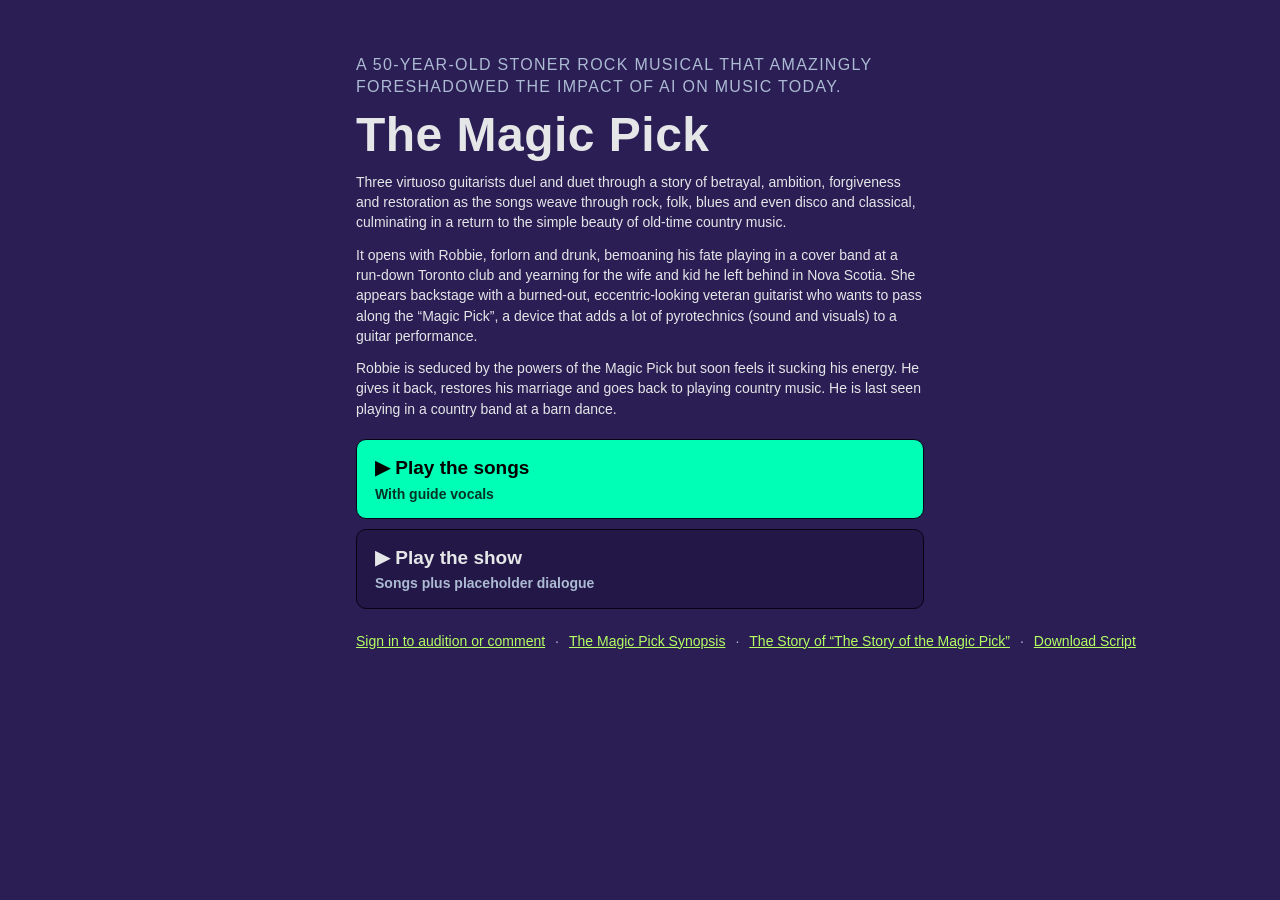
<file: index.html>
<!doctype html>
<html lang="en">
<head>
<meta charset="utf-8">
<meta name="viewport" content="width=device-width,initial-scale=1,viewport-fit=cover">
<title>Magic Pick Player</title>
<style>
:root {
  /* Skin: Ableton Live 12 "Angst Robot" theme colors (Brian's Live setup); one dark palette for every system setting */
  --bg: #2a1e54; --panel: #372c6d; --well: #221746; --ctl: #1a1037; --display-bg: #100826; --hi: #4a4796; --handle: #647cbc;
  --ink: #e5e6e8; --muted: #acbad3; --line: #060313;
  --accent: #b5ff63; --accent-ink: #000001; --spot: #b5ff63; --spot-ink: #000001; --play: #00ffb6; --solo: #ffc421; --rec: #ff4235; --sel: #79c9ff;
  --robbie: #79c9ff; --melissa: #ff94a6; --clive: #ffc421;
  --display: -apple-system, BlinkMacSystemFont, "Helvetica Neue", "Segoe UI", Arial, sans-serif;
  --body: -apple-system, BlinkMacSystemFont, "Helvetica Neue", "Segoe UI", Arial, sans-serif;
  --mono: -apple-system, BlinkMacSystemFont, "Helvetica Neue", "Segoe UI", Arial, sans-serif;
  color-scheme: dark;
}
@media (prefers-color-scheme: dark) { :root:not([data-theme="light"]) { color-scheme: dark; } }
:root[data-theme="dark"] { color-scheme: dark; }
* { box-sizing: border-box; }
body { margin: 0; background: var(--bg); color: var(--ink); font-family: var(--body); font-size: 16px; line-height: 1.5; }
.wrap { max-width: 860px; margin: 0 auto; padding: 12px 16px 56px; display: grid; gap: 10px; }
.top { display: flex; flex-wrap: wrap; align-items: center; gap: 6px 12px; }
.top h1 { flex: 1 1 auto; font-size: clamp(22px, 5vw, 26px); margin: 0; white-space: nowrap; }
.top .tabs button { font-size: 15px; padding: 4px 12px; }
.npinfo { display: flex; flex-wrap: wrap; align-items: center; gap: 6px 14px; }
.npinfo .meta { flex: 1 1 220px; font-size: 12px; }
.npinfo .picks { display: flex; flex-wrap: wrap; gap: 8px; }
.npinfo .pick { display: flex; align-items: center; gap: 6px; }
#what button { font-weight: 700; }
#status { font-size: 13px; min-height: 1.4em; white-space: nowrap; overflow: hidden; text-overflow: ellipsis; }
.eyebrow { font-family: var(--mono); font-size: 12px; letter-spacing: .08em; text-transform: uppercase; color: var(--muted); }
h1 { font-family: var(--display); font-weight: 400; font-size: clamp(30px, 7vw, 46px); line-height: 1.02; margin: 4px 0; }
h2 { font-family: var(--display); font-weight: 400; font-size: clamp(22px, 5vw, 30px); line-height: 1.05; margin: 0; text-wrap: balance; }
h3 { font-size: 15px; margin: 0; }
.meta { display: flex; flex-wrap: wrap; gap: 4px 14px; font-family: var(--mono); font-size: 13px; color: var(--muted); }
.panel { background: var(--panel); border: 1px solid var(--line); border-radius: 10px; padding: 16px; display: grid; gap: 14px; min-width: 0; }
.row { display: flex; flex-wrap: wrap; gap: 10px; align-items: center; }
button, select, input { font: inherit; font-size: 15px; border-radius: 8px; border: 1px solid var(--line); background: var(--bg); color: var(--ink); }
button { font-weight: 700; padding: 9px 14px; cursor: pointer; }
select, input { padding: 7px 8px; max-width: 100%; }
button:hover:not(:disabled) { border-color: var(--accent); }
button:focus-visible, select:focus-visible, input:focus-visible, .line:focus-visible { outline: 3px solid var(--accent); outline-offset: 2px; }
button:disabled { opacity: .45; cursor: not-allowed; }
button.primary { background: var(--accent); color: var(--accent-ink); border-color: var(--accent); min-width: 96px; }
button.rec { color: var(--rec); border-color: var(--rec); }
button.rec::before { content: "●"; margin-right: 5px; }
button.rec.on { background: var(--rec); color: var(--bg); }
button[aria-pressed="true"].toggle { background: var(--spot); color: var(--spot-ink); border-color: var(--spot); }
button.quiet { font-weight: 500; color: var(--muted); }
.rechead { display: flex; flex-wrap: wrap; gap: 8px; align-items: center; }
.rechead .eyebrow { flex: 1 1 120px; }
.recstrip { border-color: var(--rec); gap: 8px; padding: 10px 14px; }
.rs-row { display: flex; flex-wrap: wrap; gap: 6px 8px; align-items: center; }
.rs-row > button, .rs-row .seg button { padding: 6px 10px; font-size: 14px; }
.rs-dot { color: var(--rec); } .rs-dot::before { content: "● "; }
.rs-sp { flex: 1 1 0; }
.rs-body { display: grid; gap: 6px; }
.rs-meter { flex: 1 1 80px; min-width: 60px; }
#recLimit { font-size: 14px; padding: 5px 6px; }
.rs-setup { display: grid; gap: 8px; padding-top: 8px; border-top: 1px dashed var(--line); }
#recMenu button[aria-current="page"] { background: var(--rec); color: #fff; }
#recNote { font-size: 13px; }
.recmenu { display: flex; flex-wrap: wrap; gap: 6px; }
.recmenu button { font-size: 14px; padding: 7px 12px; }
.recmenu button[aria-current="page"] { background: var(--rec); color: #fff; border-color: var(--rec); }
.seg { display: inline-flex; border: 1px solid var(--line); border-radius: 8px; overflow: hidden; }
.seg button { border: 0; border-radius: 0; font-size: 14px; padding: 8px 12px; }
.seg button[aria-pressed="true"] { background: var(--ink); color: var(--bg); }
.tabs button { font-family: var(--display); font-weight: 400; font-size: 18px; padding: 6px 16px; }
.pos { font-family: var(--mono); font-variant-numeric: tabular-nums; font-size: 14px; color: var(--muted); margin-left: auto; text-align: right; }
.pos b { color: var(--ink); font-weight: 500; }
.stage { font-family: var(--mono); font-size: 12px; letter-spacing: .06em; text-transform: uppercase; padding: 3px 8px; border-radius: 4px; background: var(--bg); border: 1px solid var(--line); color: var(--muted); }
.stage.solo { background: var(--solo); border-color: var(--solo); color: var(--bg); }
.stage.count { background: var(--spot); border-color: var(--spot); color: var(--spot-ink); }
.stage.dlg { background: var(--ink); border-color: var(--ink); color: var(--bg); }
.stage.rec { background: var(--rec); border-color: var(--rec); color: var(--bg); }
.bar { position: relative; height: 10px; border-radius: 5px; background: var(--bg); border: 1px solid var(--line); overflow: hidden; cursor: pointer; }
.bar i { position: absolute; inset: 0 auto 0 0; background: var(--accent); width: 0; }
.bar .soloZone { position: absolute; top: 0; bottom: 0; background: var(--solo); opacity: .25; }
.signbox { grid-column: 1 / -1; display: flex; flex-wrap: wrap; gap: 10px 14px; align-items: end; }
.signbox label.f { flex: 1 1 200px; }
.signbox .note { flex: 1 1 100%; }
.muted { color: var(--muted); }
.note { font-size: 14px; color: var(--muted); margin: 0; }
.lyrics { display: grid; gap: 2px; max-height: max(240px, calc(100dvh - 330px)); overflow-y: auto; align-content: start; }
.line { display: grid; grid-template-columns: 64px minmax(0,1fr); gap: 12px; align-items: baseline; padding: 5px 10px; border-radius: 8px; cursor: pointer; }
.line .at { font-family: var(--mono); font-size: 12px; color: var(--muted); font-variant-numeric: tabular-nums; }
.line .tx { font-size: 19px; font-weight: 500; text-transform: uppercase; letter-spacing: .02em; color: var(--muted); }
.line.past .tx { color: var(--ink); opacity: .55; }
.line.now { background: var(--spot); }
.line.now .tx, .line.now .at, .line.now .who { color: var(--spot-ink) !important; opacity: 1; }
.dlgline .tx { text-transform: none; letter-spacing: 0; font-size: 18px; color: var(--ink); }
.dlgline .who { font-family: var(--mono); font-size: 12px; font-weight: 500; text-transform: uppercase; letter-spacing: .05em; }
.dlgline .dir { font-style: italic; color: var(--muted); font-size: 15px; }
.who.Robbie { color: var(--robbie); } .who.Melissa { color: var(--melissa); } .who.Clive { color: var(--clive); } .who.other { color: var(--muted); }
.sub-h { font-family: var(--mono); font-size: 11px; letter-spacing: .08em; text-transform: uppercase; color: var(--muted); padding: 8px 10px 2px; }
.songs { display: grid; gap: 4px; }
.song { display: grid; grid-template-columns: 32px minmax(0,1fr) auto; gap: 4px 12px; align-items: center; padding: 10px; border-radius: 8px; border: 1px solid transparent; }
.song:hover { border-color: var(--line); }
.song.cur { border-color: var(--accent); background: var(--bg); }
.song .num { font-family: var(--mono); font-size: 13px; color: var(--muted); }
.song .name { font-weight: 700; cursor: pointer; background: none; border: 0; padding: 0; text-align: left; font-size: 16px; color: var(--ink); }
.song .sub { grid-column: 2; font-family: var(--mono); font-size: 12px; color: var(--muted); }
.song .picks { grid-column: 3; grid-row: 1 / span 2; display: flex; gap: 10px; }
.pick { display: grid; gap: 2px; }
.pick span { font-family: var(--mono); font-size: 11px; letter-spacing: .06em; text-transform: uppercase; color: var(--muted); }
.pick select { font-size: 13px; padding: 5px 6px; max-width: 190px; }
.recpanel { border-color: var(--rec); }
.grid2 { display: grid; grid-template-columns: repeat(auto-fit, minmax(180px, 1fr)); gap: 10px 14px; }
label.f { display: grid; gap: 4px; font-size: 13px; color: var(--muted); }
label.f input, label.f select { color: var(--ink); }
.meter { height: 8px; border-radius: 4px; background: var(--bg); border: 1px solid var(--line); overflow: hidden; }
.meter i { display: block; height: 100%; width: 0; background: var(--rec); }
.who-bar { font-family: var(--mono); font-size: 13px; color: var(--muted); white-space: nowrap; }
.who-bar:empty { display: none; }
/* comments and script edits */
.line { grid-template-columns: 64px minmax(0,1fr) auto; }
.cbtn { font-family: var(--mono); font-size: 12px; font-weight: 500; padding: 2px 8px; border-radius: 12px; background: transparent; color: var(--muted); opacity: .6; align-self: center; white-space: nowrap; }
.line:hover .cbtn, .line:focus-within .cbtn, .cbtn.has, .cbtn[aria-expanded="true"] { opacity: 1; }
.cbtn.has { border-color: var(--accent); color: var(--accent); }
.line.now .cbtn { color: var(--spot-ink); border-color: var(--spot-ink); }
.line.sugg .tx { color: var(--accent); opacity: 1; }
.line.edited .tx::after { content: " ✎"; font-size: 13px; color: var(--muted); }
.was { display: block; font-size: 12px; font-weight: 400; color: var(--muted); text-transform: none; letter-spacing: 0; font-style: normal; }
.cdrawer { margin: 0 6px 8px 76px; padding: 10px 12px; border-left: 3px solid var(--accent); background: var(--bg); border-radius: 0 8px 8px 0; display: grid; gap: 10px; font-size: 14px; }
.cmt { display: grid; gap: 3px; padding-bottom: 8px; border-bottom: 1px solid var(--line); }
.cmt .h { display: flex; flex-wrap: wrap; gap: 6px 10px; align-items: center; font-family: var(--mono); font-size: 11px; letter-spacing: .04em; text-transform: uppercase; color: var(--muted); }
.cmt .h b { color: var(--ink); font-weight: 500; }
.cmt .body { font-size: 15px; }
.cmt .body i { color: var(--muted); }
.tag { padding: 1px 6px; border-radius: 4px; border: 1px solid var(--line); }
.tag.replace { border-color: var(--accent); color: var(--accent); }
.tag.ok { background: var(--accent); border-color: var(--accent); color: var(--accent-ink); }
.cform { display: grid; gap: 8px; }
.cform .seg { justify-self: start; }
textarea { font: inherit; font-size: 15px; width: 100%; min-height: 60px; border-radius: 8px; border: 1px solid var(--line); background: var(--panel); color: var(--ink); padding: 7px 8px; resize: vertical; }
textarea:focus-visible { outline: 3px solid var(--accent); outline-offset: 2px; }
button.small { font-size: 13px; padding: 5px 10px; }
.tick { display: inline-flex; gap: 6px; align-items: center; text-transform: none; letter-spacing: 0; font-family: var(--body); font-size: 13px; color: var(--ink); cursor: pointer; }
.lyrbar { display: flex; flex-wrap: wrap; gap: 8px 12px; align-items: center; }
.lyrbar .eyebrow { flex: 1 1 160px; }
.lyrbar select { font-size: 13px; padding: 5px 6px; }
.rv { display: grid; gap: 2px; }
.rv-line { border-top: 1px solid var(--line); padding: 10px 0; display: grid; gap: 6px; }
.rv-where { font-family: var(--mono); font-size: 11px; letter-spacing: .06em; text-transform: uppercase; color: var(--muted); }
.rv-cur { font-size: 15px; }
.rv-opt { display: flex; gap: 10px; align-items: baseline; font-size: 15px; cursor: pointer; }
.rv-opt input { transform: translateY(2px); }
.rv-opt .by, .rv-note .by { font-family: var(--mono); font-size: 12px; color: var(--muted); white-space: nowrap; }
.rv-note { display: flex; gap: 10px; align-items: baseline; font-size: 14px; color: var(--muted); }
.rv-pend { display: grid; gap: 4px; font-size: 14px; }
.rv-pend s { color: var(--muted); }
/* MIDI tracks for synth players */
a.btn { font-weight: 700; font-size: 15px; padding: 9px 14px; border-radius: 8px; border: 1px solid var(--line); background: var(--bg); color: var(--ink); text-decoration: none; display: inline-block; }
a.btn:hover { border-color: var(--accent); }
a.btn.small, .mrow a.btn { font-size: 13px; padding: 5px 10px; }
a.btn[aria-disabled="true"] { opacity: .45; pointer-events: none; }
.mhead { display: flex; flex-wrap: wrap; gap: 10px; align-items: center; }
.mhead .t { flex: 1 1 220px; }
.mpos { font-family: var(--mono); font-variant-numeric: tabular-nums; font-size: 13px; color: var(--muted); }
.mtracks { display: grid; gap: 6px; --ph: 0%; }
.mrow { display: grid; grid-template-columns: 118px minmax(0,1fr) auto; gap: 10px; align-items: center; }
.mrow .mt { text-align: left; padding: 5px 9px; font-size: 13px; line-height: 1.2; display: grid; }
.mrow .mt small { font-family: var(--mono); font-weight: 400; font-size: 11px; color: var(--muted); }
.mrow .mt[aria-pressed="true"] { background: var(--ink); color: var(--bg); border-color: var(--ink); }
.mrow .mt[aria-pressed="true"] small { color: var(--bg); opacity: .75; }
.mrow .mt[aria-pressed="false"] { opacity: .6; }
.lane { position: relative; height: 34px; border-radius: 6px; background: var(--bg); border: 1px solid var(--line); overflow: hidden; cursor: pointer; }
.lane canvas { position: absolute; inset: 0; width: 100%; height: 100%; }
.lane::after { content: ""; position: absolute; top: 0; bottom: 0; left: var(--ph); width: 2px; background: var(--rec); opacity: .85; }
.lane .empty { position: absolute; inset: 0; display: grid; place-items: center; font-family: var(--mono); font-size: 11px; color: var(--muted); }
.macts { display: flex; flex-wrap: wrap; gap: 6px; align-items: center; justify-content: flex-end; }
.macts select { font-size: 13px; padding: 5px 6px; max-width: 170px; }
.mrow.syn2 { border-top: 1px dashed var(--line); padding-top: 8px; }
.rvdlg { width: min(760px, calc(100vw - 32px)); max-height: calc(100vh - 48px); overflow-y: auto; color: var(--ink); padding: 18px; }
.rvdlg:not([open]) { display: none; }
.rvdlg::backdrop { background: rgba(0,0,0,.45); }
#rvOpen.has { border-color: var(--accent); color: var(--accent); }
/* compact transport */
.np { grid-template-columns: minmax(0, 1fr); gap: 6px; padding: 8px 12px; position: sticky; top: 0; z-index: 30; box-shadow: 0 6px 14px -8px rgba(0,0,0,.35); }
.nphead #npInfo { flex: 1 1 0; min-width: 0; display: block; font-size: 12px; white-space: nowrap; overflow: hidden; text-overflow: ellipsis; }
.nphead #npInfo b { color: var(--ink); font-weight: 500; }
.npfoot { display: flex; align-items: center; gap: 4px 12px; min-width: 0; }
.npfoot #status { flex: 1 1 0; min-width: 0; font-size: 12px; min-height: 1.3em; line-height: 1.3; }
.npfoot .picks { display: flex; flex: 0 0 auto; gap: 10px; }
.npfoot .pick { display: flex; align-items: center; gap: 5px; font-family: var(--mono); font-size: 11px; letter-spacing: .06em; text-transform: uppercase; color: var(--muted); }
.npfoot .pick select { max-width: 150px; font-size: 13px; padding: 3px 6px; text-transform: none; letter-spacing: 0; font-family: var(--body); }
@media (max-width: 600px) {
  .npfoot { flex-wrap: wrap; }
  .npfoot #status { flex-basis: 100%; }
  .npfoot .picks { flex: 1 1 100%; gap: 8px; }
  .npfoot .pick { flex: 1 1 0; min-width: 0; gap: 4px; }
  .npfoot .pick select { max-width: none; width: 100%; min-width: 0; }
}
.nphead { display: flex; flex-wrap: wrap; align-items: center; gap: 4px 14px; }
.nptitle { flex: 0 1 auto; min-width: 0; display: flex; align-items: baseline; gap: 10px; }
.nptitle h2 { font-size: clamp(18px, 3.4vw, 24px); white-space: nowrap; overflow: hidden; text-overflow: ellipsis; min-width: 0; }
.nptitle .eyebrow { white-space: nowrap; }
.nphead .pos { margin-left: 0; white-space: nowrap; font-size: 13px; line-height: 1.3; width: auto !important; }
@media (max-width: 600px) { .nptitle { flex-basis: 100%; } }
.ctl { display: flex; flex-wrap: nowrap; gap: 5px; align-items: center; overflow-x: auto; scrollbar-width: thin; padding-bottom: 2px; }
.ctl > * { flex: 0 0 auto; }
.ctl button { padding: 6px 9px; font-size: 14px; }
.ctl button.primary { min-width: 64px; }
.ctl .seg button { padding: 6px 9px; font-size: 14px; }
.seg select { border: 0; border-left: 1px solid var(--line); border-radius: 0; background: var(--panel); color: var(--ink); font: inherit; font-size: 14px; padding: 0 6px; cursor: pointer; }
.ctl .sep { width: 1px; align-self: stretch; background: var(--line); margin: 2px 2px; }
[hidden] { display: none !important; }
.foot { order: 9; display: flex; flex-wrap: wrap; gap: 6px 20px; justify-content: center; padding-top: 18px; border-top: 1px solid var(--line); font-size: 14px; }
.foot a { color: var(--muted); }
.foot a:hover { color: var(--accent); }
@media (max-width: 600px) {
  .rs-dot { display: none; }
  .recstrip { padding: 8px 10px; }
  .wrap { padding-top: 8px; gap: 8px; }
  .line { grid-template-columns: 36px minmax(0,1fr) auto; gap: 8px; padding: 4px 6px; }
  .line .tx { font-size: 16px; } .dlgline .tx { font-size: 16px; }
  .cdrawer { margin-left: 6px; }
  .song { grid-template-columns: 28px minmax(0,1fr); }
  .song .picks { grid-column: 2; grid-row: auto; flex-wrap: wrap; }
  .pos { margin-left: 0; text-align: left; width: 100%; }
  .mrow { grid-template-columns: 92px minmax(0,1fr) auto; gap: 8px; }
  .mrow.syn2 { grid-template-columns: 92px minmax(0,1fr); }
  .mrow.syn2 .macts { grid-column: 1 / -1; justify-content: flex-start; }
}
@media (prefers-reduced-motion: reduce) { * { transition: none !important; scroll-behavior: auto !important; } }

/* ---------- Live skin: flat, square, compact, like Live's panels and choosers ---------- */
body { font-size: 14px; line-height: 1.45; font-variant-numeric: tabular-nums; }
h1, h2, .tabs button { font-weight: 700; letter-spacing: .01em; }
.top h1 { font-size: 19px; text-transform: uppercase; letter-spacing: .06em; }
.nptitle h2 { font-size: 19px; }
.eyebrow, .sub-h, .rv-where, .cmt .h, .pick span, .npfoot .pick { letter-spacing: .04em; }
.panel { background: var(--panel); border: 1px solid var(--line); border-radius: 3px; }
.np { background: var(--panel); box-shadow: 0 4px 12px -4px rgba(0,0,0,.6); }
button, a.btn { background: var(--well); color: var(--ink); border: 1px solid var(--line); border-radius: 2px; }
button:hover:not(:disabled), a.btn:hover { background: var(--hi); }
button:disabled { color: #6f6a99; background: var(--well); }
select, input, textarea { background: var(--ctl); color: var(--ink); border: 1px solid var(--line); border-radius: 2px; }
.seg { border: 1px solid var(--line); border-radius: 2px; background: var(--well); gap: 1px; }
.seg button { background: var(--well); }
.seg button[aria-pressed="true"], button[aria-pressed="true"].toggle, .tabs button[aria-pressed="true"] { background: var(--accent); color: var(--accent-ink); border-color: var(--line); }
button.primary { background: var(--play); color: #000001; border-color: var(--line); font-weight: 700; }
button.primary:hover:not(:disabled) { background: #5cffd0; }
.nphead .pos { background: var(--display-bg); color: var(--muted); padding: 2px 8px; border-radius: 2px; border: 1px solid var(--line); }
.nphead .pos b { color: var(--accent); }
.stage { border-radius: 2px; background: var(--display-bg); border-color: var(--line); }
.stage.solo { background: var(--solo); border-color: var(--solo); color: #000001; }
.stage.dlg { background: var(--sel); border-color: var(--sel); color: #000001; }
.bar { height: 8px; border-radius: 1px; background: var(--display-bg); border-color: var(--line); }
.bar .soloZone { opacity: .35; }
.meter, .lane { border-radius: 2px; background: var(--display-bg); border-color: var(--line); }
.line, .song, .cbtn, .tag { border-radius: 2px; }
.line:not(.now):hover { background: var(--well); }
/* paid-subscriber sign-in screen: the player stays hidden until the library says this device may use it */
body.locked:not(.listen):not(.arec) > main.wrap { display: none; }
body:not(.locked) > #gate, body.listen > #gate, body.audition > #gate { display: none; }
/* landing: the first page for everyone, subscribers too; Play takes them into the pared-down listening player,
   and subscribers also get a button into the full player (?player) */
#landing { display: none; }
body.landing > #landing { display: grid; }
body.landing > #gate, body.landing > main.wrap { display: none !important; }
#landing { max-width: 600px; margin: 6vh auto 40px; padding: 0 16px; gap: 12px; grid-template-columns: minmax(0, 1fr); }
#landing .lpEye { margin: 0; font-size: 16px; line-height: 1.4; letter-spacing: .08em; text-transform: uppercase; text-wrap: balance; color: var(--muted); }
@media (max-width: 640px) { #landing .lpEye { font-size: 14px; } }
#landing h1 { margin: 0; font-size: clamp(34px, 8vw, 48px); }
#landing .lpTag { margin: 0; font-size: 18px; color: var(--accent); line-height: 1.4; }
#landing .lpBlurb { margin: 0; color: var(--ink); }
#landing .lpBtns { display: grid; gap: 10px; margin-top: 8px; }
#landing .lpBtn { display: grid; gap: 2px; text-align: left; padding: 14px 18px; border-radius: 10px; }
#landing .lpBtn b { font-size: 19px; }
#landing .lpBtn span { font-size: 14px; color: var(--muted); }
#landing .lpBtn.primary span { color: inherit; opacity: .8; }
#landing #lpFull { display: none; }
body.member #landing #lpFull, body:not(.locked) #landing #lpFull { display: grid; }
#landing .lpLinks { display: flex; flex-wrap: wrap; gap: 6px 0; margin: 10px 0 0; font-size: 14px; width: max-content; }
@media (max-width: 1099px) { #landing .lpLinks { width: auto; } }
#landing .lpLinks a { color: var(--accent); white-space: nowrap; }
#landing .lpLinks a + a::before { content: "·"; display: inline-block; padding: 0 10px; color: var(--muted); text-decoration: none; }
@media (max-width: 640px) { #landing .lpLinks { display: grid; gap: 8px; font-size: 15px; } #landing .lpLinks a + a::before { content: none; } #landing .lpLinks a { white-space: normal; } }
/* auditions: sign in, pick a role (or guitar songs), check headphones and mic, then a stripped-down recorder */
#audition { display: none; }
body.audition > #audition { display: grid; }
body.audition > #landing { display: none !important; }
body.audition:not(.arec) > main.wrap, body.arec > #audition { display: none !important; }
#audition { max-width: 640px; margin: 4vh auto 40px; padding: 0 16px; gap: 14px; }
#audition h1 { margin: 0; font-size: clamp(28px, 7vw, 40px); }
#audition p { margin: 0; }
#audition .auView { display: grid; gap: 14px; }
#audition .auView[hidden] { display: none; }
#audition label.f { display: grid; gap: 4px; font-size: 14px; color: var(--muted); }
#audition input, #audition select { font-size: 16px; padding: 8px 10px; }
#audition a { color: var(--accent); }
.auCards { display: grid; gap: 10px; }
.auCard { display: grid; gap: 4px; text-align: left; padding: 14px 16px; border-left: 5px solid var(--c, var(--accent)); border-radius: 4px; background: var(--panel); }
.auCard b { font-size: 21px; color: var(--c, var(--ink)); }
.auCard span { font-size: 14px; color: var(--muted); }
.auCard .auTags { color: var(--ink); font-size: 13px; }
.auSong { display: flex; align-items: center; gap: 12px; text-align: left; width: 100%; padding: 10px 12px; background: var(--panel); border: 1px solid var(--line); border-radius: 8px; }
.auSong .t { flex: 1; min-width: 0; }
.auSong .t b { display: block; font-weight: 600; }
.auSong .t span { font-size: 13px; color: var(--muted); }
.auSong .t .sent { color: var(--accent); }
.auSong input[type=checkbox] { width: 22px; height: 22px; flex: none; accent-color: var(--solo); }
.auHead { font-size: 13px; letter-spacing: .08em; text-transform: uppercase; color: var(--muted); margin-top: 6px !important; }
.auCount { display: flex; align-items: center; gap: 12px; justify-content: space-between; background: var(--well); padding: 10px 14px; border-radius: 8px; }
.auSteps { display: grid; gap: 12px; margin: 0; padding: 0; list-style: none; }
.auSteps li { display: grid; gap: 8px; padding: 12px 14px; background: var(--panel); border: 1px solid var(--line); border-radius: 8px; }
.auSteps li > b { font-size: 17px; }
.auMeter { height: 10px; background: var(--well); border-radius: 5px; overflow: hidden; }
.auMeter i { display: block; height: 100%; width: 0; background: var(--play); transition: width .08s; }
#auBar { display: none; }
body.arec #auBar { display: flex; flex-wrap: wrap; align-items: center; gap: 8px 14px; }
#auBar b { font-size: 18px; }
body.arec #plBar, body.arec #recToggle, body.arec #whoBar, body.arec #whoSign, body.arec #rvOpen, body.arec #lsBack, body.arec .top .tabs,
body.arec #roToggle, body.arec #roPanel, body.arec #prev, body.arec #next, body.arec #what, body.arec .seg:has(> [data-mix]), body.arec #through,
body.arec #dlgToggle, body.arec #skip, body.arec .ctl .sep, body.arec #npPicks, body.arec #recMenu, body.arec #gtrRow, body.arec #recLimit,
body.arec #recAreaClose, body.arec .f:has(> #recPrivacy), body.arec #takesPanel, body.arec #acctPanel, body.arec #midiPanel, body.arec .top h1 { display: none !important; }
/* listening player: just play, the running order and the lyrics */
#lsBack { display: none; }
body.listen #lsBack, body:not(.locked):not(.landing) #lsBack { display: inline-block; }
body.listen #plBar, body.listen #recToggle, body.listen #whoBar, body.listen #whoSign, body.listen #rvOpen,
body.listen #what, body.listen .seg:has(> [data-mix]), body.listen #through, body.listen .ctl .sep, body.listen #npPicks,
body.listen .song .picks, body.listen .song .tkdrawer, body.listen #roPanel > .note, body.listen #recArea,
body.listen #takesPanel, body.listen #acctPanel, body.listen #midiPanel { display: none !important; }
/* the words come straight after Now playing, so nobody has to scroll to find them; the running order goes below */
body.listen #lyrPanel { order: 1; } body.listen #roPanel { order: 2; }
#gate { max-width: 440px; margin: 12vh auto 40px; padding: 24px 20px; display: grid; gap: 14px; background: var(--well); border: 1px solid var(--line); border-radius: 2px; }
#gate h1 { margin: 0; font-size: 26px; }
#gate p { margin: 0; }
#gate label { display: grid; gap: 4px; font-size: 14px; color: var(--muted); }
#gate input { font: inherit; font-size: 16px; padding: 8px 10px; }
#gate .gnote:empty { display: none; }
@media (max-width: 520px) { #gate { margin: 24px 16px; } }
/* the mode button lights amber (like the LOOP badge) while the Loop is sounding, with a flash as the song rolls into it */
.seg button[aria-pressed="true"].looping { background: var(--solo); color: #000001; box-shadow: 0 0 10px var(--solo); animation: loopIn .7s ease-out; }
@keyframes loopIn { 0% { background: #fff; box-shadow: 0 0 22px var(--solo); } 100% { background: var(--solo); box-shadow: 0 0 10px var(--solo); } }
@media (prefers-reduced-motion: reduce) { .seg button.looping { animation: none; } }
.song.cur { background: var(--well); border-color: var(--handle); }
.cdrawer { background: var(--well); border-radius: 0 2px 2px 0; }
.lyrics { scrollbar-color: var(--handle) transparent; }
.rvdlg { background: var(--panel); border: 1px solid var(--line); border-radius: 3px; }
/* playlists: each person's choice of takes per song, several at once, each with a name and Monitor on/off */
.plbar { display: flex; flex-wrap: wrap; gap: 6px 8px; align-items: center; }
.plbar .pl { display: flex; align-items: center; gap: 6px; font-size: 11px; letter-spacing: .04em; text-transform: uppercase; color: var(--muted); min-width: 0; }
.plbar select { font-size: 14px; padding: 4px 6px; max-width: min(340px, 64vw); text-transform: none; letter-spacing: 0; }
.plbar button { font-size: 13px; padding: 4px 10px; }
.plbar .tick { font-size: 13px; }
#plNote { flex: 1 1 100%; font-size: 12px; }
#plNote:empty { display: none; }
.tkbtn { font-size: 13px; padding: 4px 10px; font-weight: 500; white-space: nowrap; max-width: 300px; overflow: hidden; text-overflow: ellipsis; }
.tkbtn.on { border-color: var(--accent); color: var(--accent); }
.tklist { display: grid; gap: 4px; min-width: 0; }
.tkhead { font-size: 11px; letter-spacing: .04em; text-transform: uppercase; color: var(--muted); padding-top: 4px; }
.tkrow { display: grid; grid-template-columns: auto minmax(0, 1fr) auto auto; gap: 8px; align-items: center; padding: 4px 6px; background: var(--well); border: 1px solid var(--line); border-radius: 2px; }
.tkrow .tkname { min-width: 0; overflow: hidden; text-overflow: ellipsis; white-space: nowrap; cursor: pointer; }
.tkrow .tkname small { color: var(--muted); margin-left: 6px; }
.tkrow.off .tkname { color: var(--muted); }
.tkrow input { width: 18px; height: 18px; margin: 0; accent-color: var(--accent); }
.tkrow button { font-size: 12px; padding: 3px 8px; font-weight: 500; }
.tkrow button.mon[aria-pressed="true"] { background: var(--accent); color: var(--accent-ink); }
.tkrow button.mon[aria-pressed="false"] { color: var(--muted); }
.song .tkdrawer { grid-column: 1 / -1; padding: 4px 0 2px; }
#takesPanel { gap: 8px; padding: 10px 14px; }
@media (max-width: 600px) { .tkrow { grid-template-columns: auto minmax(0, 1fr) auto; } .tkrow .ren { display: none; } .tkrow .tkname { white-space: normal; } }
/* recording: the running order shrinks to a short strip around the current song so Record is in view */
body.recmode #roPanel { gap: 6px; padding: 8px 12px; }
body.recmode #roPanel > .note { display: none; }
body.recmode #songs { max-height: 104px; overflow-y: auto; scrollbar-color: var(--handle) transparent; }
body.recmode .song { padding: 4px 8px; }
body.recmode .song .sub, body.recmode .song .tkdrawer { display: none; }
</style>
</head>
<body class="locked landing">
<script>try { if (localStorage.getItem("mp_member") === "1") document.body.classList.add("member"); if (/[?&](player|gate|signin|audition)\b/.test(location.search)) document.body.classList.remove("landing"); } catch (e) {}</script>
<section id="landing" aria-label="The Magic Pick">
  <p class="lpEye">A 50-year-old stoner rock musical that amazingly foreshadowed the impact of AI on music today.</p>
  <h1>The Magic Pick</h1>
  <p class="lpBlurb">Three virtuoso guitarists duel and duet through a story of betrayal, ambition, forgiveness and restoration as the songs weave through rock, folk, blues and even disco and classical, culminating in a return to the simple beauty of old-time country music.</p>
  <p class="lpBlurb">It opens with Robbie, forlorn and drunk, bemoaning his fate playing in a cover band at a run-down Toronto club and yearning for the wife and kid he left behind in Nova Scotia. She appears backstage with a burned-out, eccentric-looking veteran guitarist who wants to pass along the “Magic Pick”, a device that adds a lot of pyrotechnics (sound and visuals) to a guitar performance.</p>
  <p class="lpBlurb">Robbie is seduced by the powers of the Magic Pick but soon feels it sucking his energy. He gives it back, restores his marriage and goes back to playing country music. He is last seen playing in a country band at a barn dance.</p>
  <div class="lpBtns">
    <button id="lpSongs" class="lpBtn primary"><b>▶︎ Play the songs</b><span>With guide vocals</span></button>
    <button id="lpShow" class="lpBtn"><b>▶︎ Play the show</b><span>Songs plus placeholder dialogue</span></button>
    <button id="lpFull" class="lpBtn"><b>Open the full player</b><span>For subscribers: playlists, takes, mixes and recording</span></button>
  </div>
  <p class="lpLinks"><a href="?audition" id="lpSign">Sign in to audition or comment</a><a href="synopsis.html">The Magic Pick Synopsis</a><a href="story.html">The Story of “The Story of the Magic Pick”</a><a href="Magic_Pick_Script.pdf" download="The Magic Pick - Stage Script v22.pdf">Download Script</a></p>
</section>
<section id="audition" aria-label="Auditions">
  <p><a href="./" id="auHome">← The Magic Pick</a></p>
  <div class="auView" id="auSign" hidden>
    <h1>Audition for The Magic Pick</h1>
    <p>Sing one of the three leads, or play lead guitar, by recording along with the show from home. You'll need headphones and a microphone (the one in your computer or phone is fine to start).</p>
    <p>Enter your name and email. We'll email you a link: open it on the computer or phone you'll record on.</p>
    <label class="f" id="auNameBox">Your name
      <input id="auName" maxlength="24" autocomplete="name" placeholder="Sam Taylor">
    </label>
    <label class="f">Your email
      <input id="auEmail" type="email" maxlength="120" autocomplete="email" placeholder="sam@example.com">
    </label>
    <button id="auSend" class="primary">Email me a sign-in link</button>
    <p class="note" id="auNote"></p>
  </div>
  <div class="auView" id="auPick" hidden>
    <h1>Audition</h1>
    <p>Pick a character and sing along with the guide vocal, or play lead guitar. Your takes are private: only Brian hears them.</p>
    <div class="auCards">
      <button class="auCard" data-role="Robbie" style="--c: var(--robbie)"><b>Robbie</b><span>Any age: young and glamorous, or a seasoned performer.</span><span class="auTags" data-tags="Robbie"></span></button>
      <button class="auCard" data-role="Melissa" style="--c: var(--melissa)"><b>Melissa</b><span>Any age: young and glamorous, or a seasoned performer.</span><span class="auTags" data-tags="Melissa"></span></button>
      <button class="auCard" data-role="Clive" style="--c: var(--clive)"><b>Clive</b><span>Older, a little grizzled and war-torn.</span><span class="auTags" data-tags="Clive"></span></button>
      <button class="auCard" data-role="Guitar" style="--c: var(--solo)"><b>Lead guitar</b><span>Pick 3 or 4 songs and take a solo.</span></button>
    </div>
    <p class="note">To comment on a lyric or a line of dialogue, <a href="./?listen">play the show</a> and tap the line.</p>
    <p class="note"><span id="auMe"></span> <button id="auFull" class="small" hidden>Open the full player</button> <button id="auOut" class="small">Sign out</button></p>
  </div>
  <div class="auView" id="auRole" hidden>
    <p><button class="small auToPick">← All roles</button></p>
    <h1 id="auRoleName"></h1>
    <p id="auRoleNote"></p>
    <div class="auCards" id="auSongs"></div>
    <p id="auChange" hidden><button class="small" id="auChangeBtn">Change songs</button></p>
  </div>
  <div class="auView" id="auGtr" hidden>
    <p><button class="small auToPick">← All roles</button></p>
    <h1 style="color: var(--solo)">Play lead with us</h1>
    <p>Pick 3 or 4 songs you'd like to solo on. Each one plays in full, then the band keeps vamping so you can stretch out. Play along, listen back, and send us the takes you're happy with.</p>
    <div class="auCards" id="auGList"></div>
    <div class="auCount"><span id="auGCount"></span><button id="auGStart" class="primary">Start</button></div>
  </div>
  <div class="auView" id="auCheck" hidden>
    <p><button class="small" id="auCheckBack">← Back</button></p>
    <h1>Before you record</h1>
    <ol class="auSteps">
      <li><b>1. Put on headphones</b><span>The band plays while you record. Through speakers it would leak into your take.</span></li>
      <li><b>2. Allow the microphone</b>
        <span id="auMicNote">Your browser will ask. Choose Allow.</span>
        <button id="auMic">Allow microphone</button>
        <div class="row" id="auInRow" hidden>
          <label class="f">Input <select id="auDev"></select></label>
          <label class="f">Channel <select id="auCh"><option value="0">Input 1</option><option value="1">Input 2</option></select></label>
        </div>
        <div class="auMeter" id="auMeterBox" hidden><i id="auMeter"></i></div>
      </li>
      <li><b>3. Make a test recording</b>
        <span id="auTestNote">Sing or play for 5 seconds, then listen back.</span>
        <div class="row"><button id="auTest" disabled>Record 5 seconds</button><button id="auTestPlay" disabled>Play it back</button></div>
      </li>
    </ol>
    <button id="auReady" class="primary">I'm ready</button>
  </div>
</section>
<section id="gate" aria-label="Sign in">
  <h1>Magic Pick Player</h1>
  <p id="gIntro">The player is for paid subscribers of Brian's Substack. Sign in with the email address you subscribe with.</p>
  <label id="gNameBox">Your name, as others will see it (first time only)
    <input id="gName" maxlength="24" autocomplete="nickname" placeholder="e.g. Bill">
  </label>
  <label>Your email
    <input id="gEmail" type="email" maxlength="120" autocomplete="email" placeholder="you@example.com">
  </label>
  <button id="gSend" class="primary">Email me a sign-in link</button>
  <p class="note gnote" id="gNote">Checking…</p>
  <p class="note" id="gSub" hidden></p>
</section>
<main class="wrap">
  <div id="auBar"><button class="small" id="auBarBack">← Songs</button><b id="auBarRole"></b><span class="note">Press Play to hear the song first, then Record.</span></div>
  <header class="top">
    <h1>Magic Pick Player</h1>
    <button id="lsBack" class="small" title="Back to the start page">About the show</button>
    <div class="seg tabs" role="group" aria-label="Act">
      <button data-act="1" aria-pressed="true">Act 1</button>
      <button data-act="2" aria-pressed="false">Act 2</button>
    </div>
    <button id="roToggle" class="toggle small" aria-expanded="false" aria-pressed="false" aria-controls="roPanel" title="Show or hide the running order">Running order</button>
    <button id="recToggle" class="toggle small" aria-pressed="false" aria-controls="recArea" title="Record a vocal or guitar part, or get the MIDI">Recording</button>
    <span class="who-bar" id="whoBar"></span>
    <button id="whoSign" class="small" hidden>Sign in</button>
    <button id="rvOpen" class="small" hidden aria-haspopup="dialog" title="Script edits">Edits</button>
  </header>
  <div class="plbar" id="plBar">
    <label class="pl">Playlist <select id="plSel" aria-label="Playlist"></select></label>
    <button id="plNew" title="Start a new playlist of your own">New</button>
    <button id="plCopy" title="Make your own copy of this playlist to change" hidden>Copy to my own</button>
    <button id="plRename" hidden>Rename</button>
    <label class="tick" id="plHideBox" hidden><input type="checkbox" id="plHide"> Hide from others</label>
    <button id="plDel" class="quiet" hidden>Delete</button>
    <p class="note" id="plNote"></p>
  </div>

  <section class="panel np" aria-label="Now playing">
    <div class="nphead">
      <div class="nptitle"><span class="eyebrow" id="npNum"></span><h2 id="npTitle"></h2></div>
      <span class="meta" id="npInfo"></span>
      <div class="pos" id="pos"></div>
      <span class="stage" id="stage">Ready</span>
    </div>
    <div class="ctl">
      <button id="prev" aria-label="Previous song" title="Previous song">⏮︎ Prev</button>
      <button id="play" class="primary">Play</button>
      <button id="next" aria-label="Next song" title="Skip to the next song">Next ⏭︎</button>
      <div class="seg" id="what" role="group" aria-label="What to play">
        <button data-what="song" aria-pressed="true">Full song</button>
        <button data-what="songloop" aria-pressed="false">Song + Loop</button>
        <button data-what="loop" aria-pressed="false">Loop only</button>
        <select id="loopN" aria-label="How many times the Loop plays for this song" title="How many times the Loop plays for this song (remembered per song; change it any time, even while the Loop is playing)">
          <option value="1">×1</option><option value="2">×2</option><option value="3">×3</option><option value="4">×4</option><option value="6">×6</option><option value="8">×8</option><option value="12">×12</option><option value="16">×16</option><option value="0">∞</option>
        </select>
      </div>
      <button id="dlgToggle" class="toggle" aria-pressed="true" title="Play the dialogue between and during songs">Dialogue</button>
      <button id="skip" hidden>Skip dialogue</button>
      <span class="sep" aria-hidden="true"></span>
      <div class="seg" role="group" aria-label="Mix">
        <button data-mix="band" aria-pressed="false">Band</button>
        <button data-mix="bandvox" aria-pressed="true">Band+Vox</button>
      </div>
      <button id="through" class="toggle" aria-pressed="true" title="Play every song in the act">Play All</button>
    </div>
    <div class="bar" id="bar" role="slider" tabindex="0" aria-label="Position" aria-valuemin="0" aria-valuemax="100" aria-valuenow="0"><span class="soloZone" id="soloZone" hidden></span><i id="fill"></i></div>
    <div class="npfoot"><p class="note" id="status">Press Play. Songs load as you reach them.</p><span class="picks" id="npPicks"><button id="npTakes" class="tkbtn" aria-expanded="false" aria-controls="takesPanel">Takes</button></span></div>
  </section>

  <section class="panel" id="roPanel" aria-label="Running order" hidden>
    <div class="row">
      <div class="eyebrow" style="flex:1" id="actMeta"></div>
      <button id="roClose" class="small">Hide</button>
    </div>
    <p class="note">Tap a song to play it. Open <b>Takes</b> to tick the vocal and guitar takes your playlist plays: tick more than one and they play together (a vocal take replaces the guide vocal). Guitar takes play with <b>Song + Loop</b>.</p>
    <div class="songs" id="songs"></div>
  </section>

  <section class="panel recstrip" id="recArea" aria-label="Recording" hidden>
    <div class="rs-row">
      <span class="eyebrow rs-dot">Record</span>
      <div class="seg" id="recMenu" role="group" aria-label="What to record">
        <button data-rec="vocal">Vocal</button>
        <button data-rec="solo">Guitar</button>
        <button data-rec="midi">MIDI</button>
      </div>
      <div class="seg" id="gtrRow" role="group" aria-label="Guitar take" hidden>
        <button data-gm="song" aria-pressed="false">Full song</button>
        <button data-gm="songloop" aria-pressed="false">Song + Loop</button>
        <button data-gm="loop" aria-pressed="true">Loop only</button>
      </div>
      <select id="recLimit" aria-label="When to stop" hidden>
        <option value="0">Loop until Stop</option>
        <option value="4">Stop after 4 loops</option>
        <option value="8">Stop after 8 loops</option>
        <option value="16">Stop after 16 loops</option>
      </select>
      <span class="rs-sp"></span>
      <button id="recSetupBtn" class="small" aria-expanded="false" aria-controls="recSetup">Setup</button>
      <button id="recAreaClose" class="small">Close</button>
    </div>
    <div id="recPanel" class="rs-body" hidden>
      <div class="rs-row">
        <button id="recGo" class="rec">Record</button>
        <button id="recListen" disabled>Listen back</button>
        <button id="recSave" class="primary" disabled>Save take</button>
        <button id="recDiscard" disabled>Discard</button>
        <div class="meter rs-meter" aria-hidden="true"><i id="recMeter"></i></div>
      </div>
      <p class="note" id="recNote"></p>
      <div class="rs-setup" id="recSetup" hidden>
        <div class="grid2">
          <label class="f">Who can hear this take
            <select id="recPrivacy"><option value="public">Everyone (public)</option><option value="private">Only me and Brian (private)</option></select>
          </label>
          <label class="f">Input
            <select id="recDevice"><option value="">Default input</option></select>
          </label>
          <label class="f">Input channel
            <select id="recChannel"><option value="0">Input 1</option><option value="1">Input 2</option></select>
          </label>
          <label class="f">Latency correction (ms)
            <input id="recLatency" type="number" min="0" max="500" step="1" value="0">
          </label>
        </div>
        <div class="row">
          <button id="recCalibrate" class="small">Measure latency</button>
          <span class="note" id="calNote">Uses your speakers and mic: hold still and keep the room quiet.</span>
        </div>
      </div>
    </div>
  </section>
  <section class="panel" id="takesPanel" aria-label="Takes for this song" hidden>
    <div class="row">
      <div class="eyebrow" style="flex:1" id="takesHead">Takes</div>
      <button id="takesClose" class="small">Hide</button>
    </div>
    <div id="takesBody"></div>
  </section>
  <section class="panel" id="acctPanel" aria-label="Sign in" hidden>
    <div class="row">
      <div class="eyebrow" style="flex:1">Sign in · to save takes and comment on lines</div>
      <button id="acctClose" class="small">Close</button>
    </div>
    <div class="signbox" id="signedInBox" hidden>
      <span>Signed in as <b id="meName"></b> <span class="muted" id="meEmail"></span></span>
      <button id="signOut" class="small">Sign out</button>
    </div>
    <div class="signbox" id="signInBox" hidden>
      <label class="f">Your name (as it appears in the running order)
        <input id="siName" maxlength="24" autocomplete="nickname" list="playersList" placeholder="e.g. Brian">
      </label>
      <label class="f">Your email
        <input id="siEmail" type="email" maxlength="120" autocomplete="email" placeholder="you@example.com">
      </label>
      <button id="siSend">Email me a sign-in link</button>
      <p class="note" id="siNote">One time on each computer or phone. Signing in lets you save takes and comment on lyrics and dialogue.</p>
      <datalist id="playersList"></datalist>
    </div>
  </section>

  <section class="panel" id="lyrPanel" aria-label="Lyrics and dialogue">
    <div class="lyrbar">
      <div class="eyebrow" id="lyrHead">Lyrics</div>
      <select id="viewSel" aria-label="Text version" hidden></select>
      <div class="seg" role="group" aria-label="Show">
        <button data-mode="lyrics" aria-pressed="true">Lyrics</button>
        <button data-mode="dialogue" aria-pressed="false">Dialogue</button>
      </div>
    </div>
    <div class="lyrics" id="lyrics"></div>
    <p class="note" id="lyrNote"></p>
  </section>





  <section class="panel" id="midiPanel" aria-label="Guitar-synth MIDI" hidden>
    <div class="mhead">
      <div class="t"><div class="eyebrow">Guitar-synth MIDI · for synth players</div><h3 id="midiSong"></h3></div>
      <button id="midiPlay" class="primary">Play MIDI</button>
      <a class="btn" id="midiAll" download>All 6 strings .mid</a>
      <a class="btn" id="midiZip" download>Everything .zip</a>
    </div>
    <div class="mpos" id="midiPos">0:00</div>
    <div class="mtracks" id="midiRows"></div>
    <input type="file" id="synthFile" accept="audio/*,.wav,.aif,.aiff,.mp3,.m4a,.flac" hidden>
    <p class="note" id="midiNote2" aria-live="polite"></p>
    <p class="note" id="midiNote">Each file starts at the 2-bar count-in, like the Band audio, and carries the song's tempo and meter. Strings are on MIDI channels 1–6 (1st = high E), Syn1 on 7. Tap a track name to mute it. Build your sounds, then record or upload your part on Syn2 — export it from the start of the count-in so it lines up.</p>
  </section>

  <dialog class="panel rvdlg" id="reviewPanel" aria-label="Script edits">
    <div class="row">
      <h2 style="flex:1">Script edits</h2>
      <button id="rvUpdate" class="primary" disabled>Update</button>
      <button id="rvClose" aria-label="Close">Close</button>
    </div>
    <p class="note" id="rvIntro">Tick the suggestions you want and press Update. The ticked wording replaces the line on the site for everyone. Other suggestions stay saved as each person's version.</p>
    <div class="rv" id="rvList"></div>
    <div class="rv-pend" id="rvPend"></div>
    <p class="note" id="rvNote"></p>
  </dialog>
  <footer class="foot"><a href="synopsis.html">The Magic Pick Synopsis</a><a href="story.html">The Story of “The Story of the Magic Pick”</a><a href="./?audition">Audition</a></footer>
</main>

<script src="config.js"></script>
<script src="data.js"></script>
<script src="dlg.js"></script>
<script>
"use strict";
const GAP = 1.5;
const $ = id => document.getElementById(id);
const fmtT = s => { s = Math.max(0, s); const m = Math.floor(s / 60), r = Math.floor(s % 60); return m + ":" + String(r).padStart(2, "0"); };
const store = { get(k) { try { return localStorage.getItem(k); } catch (e) { return null; } }, set(k, v) { try { localStorage.setItem(k, v); } catch (e) {} } };

// a sign-in link arrives as ?signin=TOKEN; it's handled once the page has loaded
const SIGNIN_TOKEN = new URLSearchParams(location.search).get("signin");
const AUD_Q = new URLSearchParams(location.search).get("audition");   // ?audition, ?audition=robbie … (null = not auditioning)
if (SIGNIN_TOKEN) history.replaceState(null, "", location.pathname + (AUD_Q != null ? "?audition" : ""));
let LISTEN = false;   // the pared-down listening player, entered from the landing page

let act = store.get("mp_act") === "2" ? "2" : "1";
let SONGS = ACTS[act].songs;

// ---------------- audio engine ----------------
let ctx = null, out = null;
const cache = new Map();
function audio() {
  if (!ctx) { ctx = new (window.AudioContext || window.webkitAudioContext)({ latencyHint: "interactive" }); out = ctx.createGain(); out.connect(ctx.destination); requestAnimationFrame(tick); }
  return ctx;
}
async function fetchDecode(file, expect) {
  for (let a = 0; a < 3; a++) {
    const r = await fetch(file, a ? { cache: "reload" } : {});
    if (!r.ok) throw new Error("missing");
    const buf = await audio().decodeAudioData(await r.arrayBuffer());
    if (!expect || buf.duration >= expect - 0.25) return buf;
  }
  throw new Error("incomplete");
}
// Decoded audio is big (a 4-minute song is about 90 MB), so keep only the most recently used files.
const CACHE_MAX = 8;
function load(file, expect) {
  let p = cache.get(file);
  if (p) cache.delete(file);   // re-inserted below: the Map's order is the order of last use
  else p = fetchDecode(file, expect).catch(e => { cache.delete(file); throw e; });
  cache.set(file, p);
  while (cache.size > CACHE_MAX) cache.delete(cache.keys().next().value);
  return p;
}
const songFile = (i, m) => "audio/a" + act + "/" + SONGS[i].n + "_" + m + ".mp4";
const loopFile = i => "audio/a" + act + "/" + SONGS[i].n + "_loop.mp4";
const songFileOf = (a, i, m) => "audio/a" + a + "/" + ACTS[a].songs[i].n + "_" + m + ".mp4";
// spoken dialogue: one file per line (tools/dlgbuild.py); DLG_AUDIO has their lengths and the in-song times of "during" lines
const dlgAud = i => (typeof DLG_AUDIO !== "undefined" && DLG_AUDIO[act] && DLG_AUDIO[act][SONGS[i].n]) || {};
const dlgFile = (i, part, idx) => "audio/a" + act + "/dlg/" + SONGS[i].n + "_" + part + String(idx + 1).padStart(2, "0") + ".mp4";
const dlgLen = (i, part, idx) => (dlgAud(i)[part] || [])[idx];

let sources = [];
function src(buf, when, offset, loop, gain) {
  const n = ctx.createBufferSource(); n.buffer = buf; n.loop = !!loop;
  let dest = out; if (gain != null) { const g = ctx.createGain(); g.gain.value = gain; g.connect(out); dest = g; }
  n.connect(dest);
  if (offset < 0) { when -= offset; offset = 0; }
  n.start(Math.max(when, ctx.currentTime), Math.max(0, offset || 0)); sources.push(n); return n;
}
function stopAll() { sources.forEach(s => { try { s.onended = null; s.stop(); } catch (e) {} try { s.disconnect(); } catch (e) {} }); sources = []; }
function makeClick(accent) {
  // woodblock, like the sets' Count-in track: a hollow tone with an inharmonic overtone and a fast decay
  const sr = ctx.sampleRate, n = Math.round(sr * 0.12), b = ctx.createBuffer(1, n, sr), d = b.getChannelData(0), f = accent ? 1560 : 1040;
  for (let i = 0; i < n; i++) {
    const t = i / sr, body = Math.sin(2 * Math.PI * f * t) * Math.exp(-t / 0.022), ring = 0.35 * Math.sin(2 * Math.PI * f * 2.7 * t) * Math.exp(-t / 0.008);
    d[i] = 0.55 * Math.min(1, i / (sr * 0.0005)) * (body + ring);
  }
  return b;
}

// ---------------- takes (Google Drive backend) ----------------
let TAKES = []; // {id, handle, act, song, kind, private, created, dur, offset, file?}
let PLAYERS = [];
let me = { handle: "", email: "" }; // filled in by the takes library when this device is signed in
let IS_ADMIN = false;
// A random key kept in this browser. Signing in by email links it to the singer.
const DEVICE_KEY = store.get("mp_key") || (() => { const k = Array.from(crypto.getRandomValues(new Uint8Array(16)), b => b.toString(16).padStart(2, "0")).join(""); store.set("mp_key", k); return k; })();
const picks = { synth: {} }; // Syn2 part per song: key act-song -> take id (vocal and guitar takes come from the playlist)
const key = (a, n) => a + "-" + n;
async function api(action, body) {
  if (!BACKEND_URL) throw new Error("no_backend");
  const r = await fetch(BACKEND_URL, { method: "POST", headers: { "Content-Type": "text/plain;charset=utf-8" }, body: JSON.stringify(Object.assign({ action, key: DEVICE_KEY }, body || {})) });
  const j = await r.json();
  if (!j.ok) throw new Error(j.error || "failed");
  return j;
}
// Only Substack paid (and comp) subscribers may use the player; the library decides, this just shows the gate.
let gateMeEmail = "";
function setLocked(on) {
  const was = document.body.classList.contains("locked");
  document.body.classList.toggle("locked", on);
  store.set("mp_member", on ? "0" : "1"); document.body.classList.toggle("member", !on);
  if (on && !was && !LISTEN) stopEverything();
  if (!on) { stopGateWatch(); return; }
  gateMeEmail = me.email || "";
  $("gNote").textContent = gateMeEmail
    ? gateMeEmail + " isn't on the paid subscriber list. If you've just subscribed (or been given a subscription), it can take a day for Brian to update the list. Or sign in with a different email."
    : signinWatch || gateWatch ? $("gNote").textContent : "";
  if (gateMeEmail && !$("gEmail").value) $("gEmail").value = gateMeEmail;
  if (typeof SUBSTACK_URL === "string" && SUBSTACK_URL) {
    const a = document.createElement("a"); a.href = SUBSTACK_URL; a.target = "_blank"; a.rel = "noopener"; a.textContent = "Subscribe on Substack";
    $("gSub").replaceChildren("Not subscribed yet? ", a); $("gSub").hidden = false;
  }
}
let gateWatch = null;
function stopGateWatch() { if (gateWatch) { clearInterval(gateWatch); gateWatch = null; } }
$("gSend").onclick = async () => {
  const name = $("gName").value.trim(), email = $("gEmail").value.trim();
  if (!/^[^\s@]+@[^\s@]+\.[^\s@]+$/.test(email)) { $("gNote").textContent = "Enter your email address."; return; }
  $("gSend").disabled = true; $("gNote").textContent = "Sending…";
  try {
    if (gateMeEmail) { try { await api("signout"); } catch (e) {} gateMeEmail = ""; }   // switching to another email on this device
    await api("signin", { name, email });
    $("gNote").textContent = "Check your email (" + email + ") and open the link on this " + (/Mobi/.test(navigator.userAgent) ? "phone" : "computer") + ". This page will notice when you're signed in.";
    stopGateWatch(); let n = 0;
    gateWatch = setInterval(() => { if (++n > 180 || !document.body.classList.contains("locked")) return stopGateWatch(); refreshTakes(); }, 5000);
  } catch (e) {
    $("gNote").textContent = {
      not_subscriber: email + " isn't on the paid subscriber list. Use the email you subscribe to Brian's Substack with, or ask Brian for a subscription.",
      bad_name: "Enter your name (2–24 letters). It's your first sign-in.",
      name_taken: "Someone else already uses that name. Pick a slightly different one.",
      bad_email: "That email address doesn't look right.",
      mail_quota: "The page has sent too many emails today. Try again tomorrow."
    }[e.message] || "Couldn't send the email (" + e.message + "). Try again in a moment.";
  } finally { $("gSend").disabled = false; }
};
window.addEventListener("focus", () => { if (gateWatch) refreshTakes(); });
async function refreshTakes() {
  let remote = [];
  try {
    const j = await api("list"); remote = j.takes || []; PLAYERS = j.players || [];
    me = j.me ? { handle: j.me.name, email: j.me.email } : { handle: "", email: "" }; IS_ADMIN = !!j.admin;
    store.set("mp_me", me.email ? JSON.stringify(me) : "");   // lets the audition pages open before the server answers
    COMMENTS = j.comments || []; AUDS = j.auditions || AUDS;
    if (!j.locked) mergePlaylists(j.playlists);
    setLocked(!!j.locked);
  }
  catch (e) {
    if (e.message === "no_backend") { setLocked(false); mergePlaylists(undefined); }   // local copy with no library: nothing to check against
    else if (document.body.classList.contains("locked")) $("gNote").textContent = "Couldn't reach the player's server. Check your connection and reload.";
    else setStatus("Couldn't reach the takes library. Playback still works.");
  }
  TAKES = LEGACY_TAKES.concat(remote);
  for (const t of TAKES) if (t.handle && !PLAYERS.some(p => p.toLowerCase() === t.handle.toLowerCase())) PLAYERS.push(t.handle);
  PLAYERS.sort((a, b) => a.localeCompare(b));
  renderPlaylists(); renderSongs(); renderWho(); fillPlayers(); onComments(); renderSynthTakes();
  if (plan && !playing) renderNow();
}
function takesFor(i, kind) { const n = SONGS[i].n; return TAKES.filter(t => String(t.act) === act && t.song === n && t.kind === kind); }
function takeById(id) { return TAKES.find(t => t.id === id); }
// A guitar take is the song (guitar over the song only), the song and then the Loop, or Loop passes only.
// The library stores "full" for both song kinds (they differ by length) and "loop"; older takes have no
// mode: longer than the song means song + Loop.
function takeKind(t) {
  const s = ACTS[String(t.act)].songs.find(x => x.n === t.song);
  if (t.kind !== "solo" || !s) return null;
  if (t.mode === "loop" || (!t.mode && t.dur <= s.dur)) return "loop";
  return t.dur <= s.dur + 1.5 ? "song" : "songloop";
}
function isFull(t) { const k = takeKind(t); return k === "song" || k === "songloop"; }
function takeLabel(t) {
  const d = new Date(t.created), s = ACTS[String(t.act)].songs.find(x => x.n === t.song), k = takeKind(t);
  const what = !k ? "" : k === "song" ? " · song" : k === "songloop" ? " · song + Loop" : " · " + Math.max(1, Math.round(t.dur / s.loopDur)) + " × Loop";
  return t.handle + what + " · " + d.toLocaleDateString(undefined, { month: "short", day: "numeric" }) + (t.private ? " · private" : "");
}
const takeBufs = new Map();
function loadTake(t) {
  if (!takeBufs.has(t.id)) {
    const p = (async () => {
      if (t.file) return fetchDecode(t.file, t.dur);
      const j = await api("get", { id: t.id });
      const bin = Uint8Array.from(atob(j.data), c => c.charCodeAt(0));
      return audio().decodeAudioData(bin.buffer);
    })().catch(e => { takeBufs.delete(t.id); throw e; });
    takeBufs.set(t.id, p);
  }
  return takeBufs.get(t.id);
}

// ---------------- playlists ----------------
// "Original" plays the show as built (guide vocal, no takes). A playlist is one person's choice of takes per song:
// any number of vocal and guitar takes can be ticked and they all play together; each has a name and Monitor
// on/off (off = stays in the playlist but silent, in playback and while recording). The owner edits it; others
// can play it or copy it. A take someone can't hear (private, or removed) is skipped: the standard track plays.
let PLAYLISTS = [];          // {id, handle, name, hidden, data: {songs: {"1-03": [{id, mon, name}]}}, mine, updated}
let PL_LOCAL = !BACKEND_URL; // the library can't store playlists (a local copy, or Code.gs not updated yet): kept in this browser
let plId = store.get("mp_pl") || "";
let takesOpen = -1;          // running-order row whose take list is open
const curPL = () => PLAYLISTS.find(p => p.id === plId) || null;
const songKey = i => key(act, SONGS[i].n);
const plEntries = i => { const p = curPL(); return p ? (p.data.songs[songKey(i)] || []) : []; };
const plEntry = (i, id) => plEntries(i).find(e => e.id === id);
// the takes that sound for song i: ticked, Monitor on, and audible to this person
function liveTakes(i, kind) {
  return plEntries(i).filter(e => e.mon).map(e => takeById(e.id)).filter(t => t && (!kind || t.kind === kind));
}
function takeName(t, i) { const e = i != null && plEntry(i, t.id); return e && e.name ? e.name : t.handle; }
function localPLs() { try { return JSON.parse(store.get("mp_playlists") || "[]"); } catch (e) { return []; } }
function saveLocalPLs() { store.set("mp_playlists", JSON.stringify(PLAYLISTS.filter(p => p.mine).map(p => ({ id: p.id, handle: p.handle, name: p.name, hidden: p.hidden, data: p.data, mine: true, updated: p.updated })))); }
function mergePlaylists(remote) {
  if (remote === undefined) PL_LOCAL = true;
  const pending = PLAYLISTS.filter(p => p.mine && (p._dirty || p._saving || /^new-/.test(p.id)));
  let list = PL_LOCAL ? localPLs() : remote.map(p => Object.assign({}, p, { data: { songs: (p.data && p.data.songs) || {} } }));
  pending.forEach(p => { const k = list.findIndex(x => x.id === p.id); if (k >= 0) list[k] = p; else list.push(p); });
  PLAYLISTS = list;
  if (plId && !curPL()) { plId = ""; store.set("mp_pl", ""); }
}
function nextPLName() {
  const base = me.handle || "My playlist", names = PLAYLISTS.filter(p => p.mine).map(p => p.name.toLowerCase());
  if (!names.includes(base.toLowerCase())) return base;
  for (let n = 2; ; n++) if (!names.includes((base + " " + n).toLowerCase())) return base + " " + n;
}
function newPL(name, songs) {
  const p = { id: "new-" + Date.now().toString(36), handle: me.handle || "Me", name, hidden: false, data: { songs: songs || {} }, mine: true, updated: new Date().toISOString() };
  PLAYLISTS.push(p); setPL(p.id); savePL(p); return p;
}
// the playlist a change goes into: the one showing if it's yours, or a new one of your own
function ownPL() {
  const p = curPL(); if (p && p.mine) return p;
  const n = newPL(nextPLName(), p ? JSON.parse(JSON.stringify(p.data.songs)) : {});
  plNote("Made a new playlist of your own, “" + n.name + "”. Rename it any time.");
  return n;
}
let plNoteT = 0;
function plNote(t) { $("plNote").textContent = t || ""; clearTimeout(plNoteT); if (t) plNoteT = setTimeout(() => { $("plNote").textContent = ""; }, 9000); }
// Saves shortly after the last change; one save at a time per playlist.
function savePL(p) {
  p._dirty = true; p.updated = new Date().toISOString();
  if (PL_LOCAL) { p._dirty = false; saveLocalPLs(); return; }
  clearTimeout(p._t); p._t = setTimeout(() => flushPL(p), 700);
}
async function flushPL(p) {
  if (p._saving || !p._dirty) return;
  p._saving = true; p._dirty = false;
  try {
    const j = await api("savePlaylist", { id: /^new-/.test(p.id) ? "" : p.id, name: p.name, hidden: !!p.hidden, data: p.data });
    if (p.id !== j.id) { if (plId === p.id) { plId = j.id; store.set("mp_pl", j.id); } p.id = j.id; renderPlaylists(); }
  } catch (e) {
    if (e.message === "unknown_action") { PL_LOCAL = true; saveLocalPLs(); plNote("The takes library can't store playlists yet, so yours are kept in this browser for now."); }
    else { p._dirty = true; plNote("Couldn't save the playlist (" + e.message + "). It will try again with your next change."); }
  } finally { p._saving = false; if (p._dirty && !PL_LOCAL) savePL(p); }
}
function setPL(id) {
  plId = id; store.set("mp_pl", id); takesOpen = -1;
  renderPlaylists(); onTakesChanged(null);
}
function renderPlaylists() {
  const sel = $("plSel"), p = curPL(); sel.replaceChildren();
  const opt = (v, t) => { const o = document.createElement("option"); o.value = v; o.textContent = t; return o; };
  sel.append(opt("", "Original"));
  const mine = PLAYLISTS.filter(x => x.mine), others = PLAYLISTS.filter(x => !x.mine);
  const by = (a, b) => a.name.localeCompare(b.name);
  if (mine.length) { const g = document.createElement("optgroup"); g.label = "Mine"; mine.sort(by).forEach(x => g.append(opt(x.id, x.name + (x.hidden ? " (hidden)" : "")))); sel.append(g); }
  if (others.length) { const g = document.createElement("optgroup"); g.label = "Everyone's"; others.sort(by).forEach(x => g.append(opt(x.id, x.name + (sameStart(x.name, x.handle) ? "" : " · " + x.handle)))); sel.append(g); }
  sel.value = p ? p.id : "";
  const own = !!p && p.mine;
  $("plRename").hidden = $("plHideBox").hidden = $("plDel").hidden = !own;
  $("plCopy").hidden = !p || own;
  $("plHide").checked = own && !!p.hidden;
  $("plBar").title = PL_LOCAL ? "Playlists are kept in this browser" : "";
}
const sameStart = (name, handle) => String(name).toLowerCase().startsWith(String(handle || "").toLowerCase());
$("plSel").onchange = () => { setPL($("plSel").value); plNote(""); };
$("plNew").onclick = () => {
  const name = prompt("Name for the new playlist", nextPLName()); if (name == null) return;
  newPL(name.trim().slice(0, 40) || nextPLName(), {}); plNote("New playlist. Open Takes on a song to tick the takes it plays.");
};
$("plCopy").onclick = () => {
  const p = curPL(); if (!p) return;
  newPL(nextPLName(), JSON.parse(JSON.stringify(p.data.songs))); plNote("Copied “" + p.name + "” to a playlist of your own.");
};
$("plRename").onclick = () => {
  const p = curPL(); if (!p || !p.mine) return;
  const name = prompt("Rename the playlist", p.name); if (name == null || !name.trim()) return;
  p.name = name.trim().slice(0, 40); savePL(p); renderPlaylists();
};
$("plHide").onchange = () => { const p = curPL(); if (!p || !p.mine) return; p.hidden = $("plHide").checked; savePL(p); renderPlaylists(); };
$("plDel").onclick = async () => {
  const p = curPL(); if (!p || !p.mine || !confirm("Delete the playlist “" + p.name + "”? The takes themselves stay in the library.")) return;
  PLAYLISTS = PLAYLISTS.filter(x => x !== p); clearTimeout(p._t);
  if (PL_LOCAL) saveLocalPLs();
  else if (!/^new-/.test(p.id)) { try { await api("removePlaylist", { id: p.id }); } catch (e) { plNote("Couldn't delete it (" + e.message + ")."); } }
  setPL("");
};
// Ticking, Monitor and names, for song i
function editTake(i, id, fn) {
  if (rec.state === "recording") { plNote("Change takes after you stop recording."); renderSongs(); return; }
  const p = ownPL(), k = songKey(i), list = p.data.songs[k] || (p.data.songs[k] = []);
  let e = list.find(x => x.id === id);
  if (!e) { e = { id, mon: true, name: "" }; list.push(e); }
  if (fn(e, list) === "drop") list.splice(list.indexOf(e), 1);
  if (!list.length) delete p.data.songs[k];
  savePL(p); renderPlaylists(); onTakesChanged(i);
}
function onTakesChanged(i) {
  renderSongs(); renderTakesPanel();
  if (!$("recPanel").hidden) recLabels();
  if (i == null || i === cur) {
    if (loopMode) return playLoop(cur);
    if (playing && phase === "song" && plan) { const p = posNow(); renderNow(); return start(cur, "song", Math.min(p, makePlan(cur).end - 0.05)); }
    if (!playing) renderNow();
  }
}
// the take list for one song: Vocal, then Guitar
function takesList(i) {
  const box = mk("div", "tklist"), p = curPL(), own = !p || p.mine, s = SONGS[i];
  [["vocal", "Vocal takes", "No vocal takes yet. Record one, or the guide vocal plays."], ["solo", "Guitar takes", "No guitar takes yet."]].forEach(([kind, head, empty]) => {
    const takes = takesFor(i, kind);
    box.append(mk("div", "tkhead", head));
    if (!takes.length) { box.append(mk("p", "note", empty)); return; }
    takes.forEach(t => {
      const e = plEntry(i, t.id), row = mk("div", "tkrow" + (e && !e.mon ? " off" : ""));
      const cb = document.createElement("input"); cb.type = "checkbox"; cb.checked = !!e; cb.disabled = !own;
      cb.setAttribute("aria-label", "Play " + takeLabel(t));
      cb.onchange = () => editTake(i, t.id, () => cb.checked ? undefined : "drop");
      const nm = mk("span", "tkname", e && e.name ? e.name : t.handle);
      nm.append(mk("small", null, (e && e.name ? t.handle + " · " : "") + takeLabel(t).replace(/^[^·]*· ?/, "")));
      nm.title = takeLabel(t); nm.onclick = () => { if (own) { cb.checked = !cb.checked; cb.onchange(); } };
      const ren = mk("button", "ren", "Rename"); ren.disabled = !own || !e;
      ren.title = e ? "Name this take in your playlist" : "Tick the take first";
      ren.onclick = () => { const v = prompt("Name for this take in your playlist", (e && e.name) || t.handle); if (v != null) editTake(i, t.id, x => { x.name = v.trim().slice(0, 40); }); };
      const mon = mk("button", "mon", "Monitor " + (e && !e.mon ? "off" : "on")); mon.disabled = !own || !e;
      mon.setAttribute("aria-pressed", String(!!e && e.mon));
      mon.title = "On: you hear this take, in playback and while you record. Off: it stays in the playlist but is silent.";
      mon.onclick = () => editTake(i, t.id, x => { x.mon = !x.mon; });
      row.append(cb, nm, ren, mon); box.append(row);
    });
  });
  const gone = plEntries(i).filter(e => !takeById(e.id)).length;
  if (gone) box.append(mk("p", "note", gone + (gone > 1 ? " takes" : " take") + " in this playlist you can't hear (private or removed): the standard track plays instead."));
  if (p && !p.mine) box.append(mk("p", "note", "This is " + p.handle + "'s playlist. Use Copy to my own to change it."));
  else if (!p) box.append(mk("p", "note", "Ticking a take starts a playlist of your own."));
  return box;
}
function takesSummary(i) {
  const v = liveTakes(i, "vocal"), g = liveTakes(i, "solo"), n = plEntries(i).length;
  if (!n) return "Takes";
  const part = (xs, l) => xs.length ? l + ": " + xs.map(t => takeName(t, i)).join(", ") : "";
  return [part(v, "Vox"), part(g, "Gtr")].filter(String).join(" · ") || n + " muted";
}
function renderTakesPanel() {
  const open = !$("takesPanel").hidden;
  $("npTakes").textContent = takesSummary(cur); $("npTakes").classList.toggle("on", plEntries(cur).length > 0);
  $("npTakes").setAttribute("aria-expanded", String(open)); $("npTakes").title = "The takes " + (curPL() ? "“" + curPL().name + "”" : "this playlist") + " plays for " + SONGS[cur].title;
  if (!open) return;
  $("takesHead").textContent = "Takes · " + SONGS[cur].title + " · " + (curPL() ? curPL().name : "Original");
  $("takesBody").replaceChildren(takesList(cur));
}
$("npTakes").onclick = () => { $("takesPanel").hidden = !$("takesPanel").hidden; renderTakesPanel(); };
$("takesClose").onclick = () => { $("takesPanel").hidden = true; renderTakesPanel(); };

// ---------------- comments and script edits ----------------
// Every lyric and dialogue line has a 💬 button. A comment is either a suggested new wording ("Replace line")
// or a note. Each person's suggestions form their own version, picked from the Text dropdown.
// Brian ticks suggestions and presses Update; applied wording then shows here for everyone,
// and Claude copies it into the Ableton clip names (and data.js) when asked.
const BASE = JSON.parse(JSON.stringify(ACTS)); // the text as built from Ableton
let COMMENTS = [], commentsSig = "";
let VIEW = "";            // "" = current script, or a commenter's name to see their version
let OPEN = null;          // the line whose comment box is open
const TICK = new Set();   // suggestions Brian has ticked for Update
const DRAFTS = new Map(); // unsaved comment text, kept while lines re-draw
let acctWanted = false;
const PART_ORDER = { before: 0, during: 1, lyrics: 2, after: 3 };
const ckey = (a, n, part, idx) => a + "|" + n + "|" + part + "|" + idx;
const cOf = c => ckey(String(c.act), c.song, c.part, c.idx);
function lineArr(srcActs, a, n, part, idx) {
  const s = ((srcActs[a] || {}).songs || []).find(x => x.n === n); if (!s) return null;
  return part === "lyrics" ? (s.lyrics || [])[idx] : ((s.dlg || {})[part] || [])[idx];
}
const readTD = (arr, part) => !arr ? { text: "", dir: "" } : part === "lyrics" ? { text: arr[1], dir: "" } : { text: arr[2], dir: arr[1] || "" };
function writeTD(arr, part, td) { if (part === "lyrics") arr[1] = td.text; else { arr[2] = td.text; arr[1] = td.dir || ""; } }
const sameTD = (a, b) => a.text === b.text && (a.dir || "") === (b.dir || "");
const byTime = f => (x, y) => String(x[f]).localeCompare(String(y[f]));
const lineComments = k => COMMENTS.filter(c => c.status !== "removed" && cOf(c) === k).sort(byTime("created"));

// Put applied edits on top of the built text. An edit only applies if the line still reads as it did
// when the suggestion was made, so a rebuilt data.js can never get the wrong line changed.
function applyOverlay() {
  for (const a of Object.keys(ACTS)) ACTS[a].songs.forEach((s, si) => {
    const b = BASE[a].songs[si];
    (s.lyrics || []).forEach((l, i) => { l[1] = b.lyrics[i][1]; });
    ["before", "during", "after"].forEach(p => ((s.dlg || {})[p] || []).forEach((x, i) => { x[1] = b.dlg[p][i][1]; x[2] = b.dlg[p][i][2]; }));
  });
  COMMENTS.filter(c => c.status === "applied" && c.kind === "replace").sort(byTime("appliedAt")).forEach(c => {
    const arr = lineArr(ACTS, String(c.act), c.song, c.part, c.idx); if (!arr) return;
    if (sameTD(readTD(arr, c.part), { text: c.original, dir: c.origDir })) writeTD(arr, c.part, { text: c.text, dir: c.dir });
  });
}
// Lines whose wording on the site differs from Ableton (waiting to be copied into Ableton).
function pendingEdits(a) {
  const out = [];
  ACTS[a].songs.forEach((s, si) => {
    const b = BASE[a].songs[si];
    (s.lyrics || []).forEach((l, i) => { if (l[1] !== b.lyrics[i][1]) out.push({ s, part: "lyrics", idx: i, at: barBeat(s, l[0]), from: b.lyrics[i][1], to: l[1] }); });
    ["before", "during", "after"].forEach(p => ((s.dlg || {})[p] || []).forEach((x, i) => {
      const y = b.dlg[p][i]; if (x[2] === y[2] && x[1] === y[1]) return;
      const fmt = z => (z[1] ? "(" + z[1] + ") " : "") + z[2];
      out.push({ s, part: p, idx: i, who: x[0], from: fmt(y), to: fmt(x) });
    }));
  });
  return out;
}
function viewTD(a, n, part, idx) {
  if (!VIEW) return null;
  const k = ckey(a, n, part, idx);
  const c = COMMENTS.filter(c => c.status === "open" && c.kind === "replace" && c.handle === VIEW && cOf(c) === k).sort(byTime("created")).pop();
  return c ? { text: c.text, dir: c.dir } : null;
}
function onComments() {
  for (const id of [...TICK]) if (!COMMENTS.some(c => c.id === id && c.status === "open")) TICK.delete(id);
  applyOverlay(); renderViewSel(); renderReview();
  const sig = JSON.stringify([COMMENTS, me.email, IS_ADMIN]);
  if (sig !== commentsSig) { commentsSig = sig; rerenderLines(); }
}

function cButton(k) {
  const n = lineComments(k).length, b = mk("button", "cbtn" + (n ? " has" : ""), n ? "💬 " + n : "💬");
  b.setAttribute("aria-label", n ? n + (n === 1 ? " comment" : " comments") + " on this line" : "Comment on this line");
  b.title = "Comment on this line";
  b.setAttribute("aria-expanded", String(OPEN === k));
  b.onclick = e => { e.stopPropagation(); OPEN = OPEN === k ? null : k; rerenderLines(); };
  return b;
}
function toggleTick(c, on) {
  if (on) { COMMENTS.forEach(o => { if (o.id !== c.id && cOf(o) === cOf(c)) TICK.delete(o.id); }); TICK.add(c.id); }
  else TICK.delete(c.id);
  renderReview(); if (OPEN) rerenderLines();
}
function tickBox(c, label) {
  const l = mk("label", "tick"), cb = document.createElement("input"); cb.type = "checkbox";
  cb.checked = TICK.has(c.id); cb.onchange = () => toggleTick(c, cb.checked);
  l.append(cb, document.createTextNode(label)); return l;
}
const fmtDay = d => { const t = new Date(d); return isNaN(t) ? "" : t.toLocaleDateString(undefined, { month: "short", day: "numeric" }); };

// The comment box under a line: existing comments, then a form to add one.
function drawer(a, n, part, idx) {
  const k = ckey(a, n, part, idx), cur = readTD(lineArr(ACTS, a, n, part, idx), part);
  const box = mk("div", "cdrawer");
  const list = lineComments(k);
  list.forEach(c => {
    const it = mk("div", "cmt"), h = mk("div", "h");
    h.append(mk("b", "", c.handle), mk("span", "tag " + c.kind, c.kind === "replace" ? "Replace line" : "Note"), mk("span", "", fmtDay(c.created)));
    if (c.status === "applied") h.append(mk("span", "tag ok", "Updated " + fmtDay(c.appliedAt)));
    if (IS_ADMIN && c.kind === "replace" && c.status === "open") h.append(tickBox(c, "Use on Update"));
    if (c.status === "open" && (c.mine || IS_ADMIN)) {
      const rm = mk("button", "small", "Remove"); rm.style.marginLeft = "auto";
      rm.onclick = async () => { rm.disabled = true; try { await api("uncomment", { id: c.id }); await refreshTakes(); } catch (e) { rm.disabled = false; alert("Couldn't remove it (" + e.message + ")."); } };
      h.append(rm);
    }
    const body = mk("div", "body");
    if (c.kind === "replace" && c.dir) body.append(mk("i", "", "(" + c.dir + ") "));
    body.append(document.createTextNode(c.text));
    it.append(h, body); box.append(it);
  });
  if (!list.length) box.append(mk("p", "note", "No comments on this line yet."));

  if (!BACKEND_URL) return box;
  if (!me.email) {
    const r = mk("div", "row"), b = mk("button", "small", "Sign in");
    b.onclick = showAcct; r.append(mk("span", "note", "Sign in to comment."), b); box.append(r); return box;
  }
  // draft: the replacement wording and the note are kept separately, so switching type loses nothing
  const d = DRAFTS.get(k) || { kind: "replace", rText: cur.text, rDir: cur.dir, nText: "" };
  DRAFTS.set(k, d);
  const form = mk("div", "cform"), seg = mk("div", "seg");
  seg.setAttribute("role", "group"); seg.setAttribute("aria-label", "Comment type");
  const dirIn = document.createElement("input"), ta = document.createElement("textarea");
  dirIn.placeholder = "Stage direction (optional)"; dirIn.maxLength = 200; dirIn.setAttribute("aria-label", "Stage direction");
  ta.maxLength = 500; ta.setAttribute("aria-label", "Comment");
  const save = mk("button", "primary small", "Save"), cancel = mk("button", "small", "Cancel"), msg = mk("span", "note");
  const show = () => {
    const rep = d.kind === "replace";
    ta.value = rep ? d.rText : d.nText; dirIn.value = d.rDir;
    ta.placeholder = rep ? "New wording for this line" : "Your note";
    dirIn.hidden = !rep || part === "lyrics";
    seg.querySelectorAll("button").forEach(b => b.setAttribute("aria-pressed", String(b.dataset.k === d.kind)));
    msg.textContent = "";
  };
  [["replace", "Replace line"], ["note", "Note"]].forEach(([v, lab]) => { const b = mk("button", "", lab); b.dataset.k = v; b.onclick = () => { d.kind = v; show(); ta.focus(); }; seg.append(b); });
  ta.oninput = () => { if (d.kind === "replace") d.rText = ta.value; else d.nText = ta.value; };
  dirIn.oninput = () => { d.rDir = dirIn.value; };
  ta.onkeydown = e => { if (e.key === "Enter" && (e.metaKey || e.ctrlKey)) save.click(); };
  show();
  cancel.onclick = () => { DRAFTS.delete(k); OPEN = null; rerenderLines(); };
  save.onclick = async () => {
    const text = ta.value.trim(), dir = part === "lyrics" ? "" : dirIn.value.trim();
    if (!text) { msg.textContent = d.kind === "replace" ? "Type the new wording." : "Type your note."; return; }
    if (d.kind === "replace" && sameTD({ text, dir }, cur)) { msg.textContent = "That's the same as the line now. Change the wording, or switch to Note."; return; }
    save.disabled = true; msg.textContent = "Saving…";
    try {
      await api("comment", { act: +a, song: n, part, idx, kind: d.kind, text, dir: d.kind === "replace" ? dir : "", original: cur.text, origDir: cur.dir });
      DRAFTS.delete(k); await refreshTakes();
    } catch (e) { save.disabled = false; msg.textContent = e.message === "signed_out" ? "You've been signed out. Sign in again." : "Couldn't save (" + e.message + ")."; }
  };
  const btns = mk("div", "row"); btns.append(save, cancel, msg);
  form.append(seg, dirIn, ta, btns); box.append(form);
  return box;
}

function renderViewSel() {
  const sel = $("viewSel"), counts = {};
  COMMENTS.filter(c => c.status === "open" && c.kind === "replace" && String(c.act) === act).forEach(c => counts[c.handle] = (counts[c.handle] || 0) + 1);
  const names = Object.keys(counts).sort((a, b) => a.localeCompare(b));
  if (VIEW && !names.includes(VIEW)) VIEW = "";
  sel.innerHTML = "";
  const o0 = mk("option", "", "Current script"); o0.value = ""; sel.append(o0);
  names.forEach(n => { const o = mk("option", "", n + "'s version (" + counts[n] + (counts[n] === 1 ? " change)" : " changes)")); o.value = n; sel.append(o); });
  sel.value = VIEW; sel.hidden = !names.length;
}

// Brian only: every open comment in this act, grouped by line, with the Update button.
function renderReview() {
  $("rvOpen").hidden = !IS_ADMIN; if (!IS_ADMIN) { if ($("reviewPanel").open) $("reviewPanel").close(); return; }
  const list = $("rvList"); list.innerHTML = "";
  const open = COMMENTS.filter(c => c.status === "open" && String(c.act) === act);
  const groups = new Map();
  open.forEach(c => { const k = cOf(c); if (!groups.has(k)) groups.set(k, []); groups.get(k).push(c); });
  const songIdx = n => SONGS.findIndex(s => s.n === n);
  [...groups.values()].sort((x, y) => songIdx(x[0].song) - songIdx(y[0].song) || PART_ORDER[x[0].part] - PART_ORDER[y[0].part] || x[0].idx - y[0].idx).forEach(cs => {
    const c0 = cs[0], s = SONGS[songIdx(c0.song)]; if (!s) return;
    const arr = lineArr(ACTS, act, c0.song, c0.part, c0.idx), now = readTD(arr, c0.part);
    const where = c0.part === "lyrics" ? "Lyrics · bar " + barBeat(s, arr ? arr[0] : 0) : "Dialogue " + c0.part + " the song · " + (arr ? arr[0] : "");
    const row = mk("div", "rv-line");
    const w = mk("button", "rv-where", s.n + " " + s.title + " · " + where);
    w.style.cssText = "background:none;border:0;padding:0;text-align:left;cursor:pointer";
    w.title = "Show this line";
    w.onclick = () => { $("reviewPanel").close(); if (cur !== songIdx(c0.song)) select(songIdx(c0.song)); if (c0.part === "lyrics") showLyrics(true); else showDialogueBrowse(); OPEN = cOf(c0); rerenderLines(); $("lyrics").closest("section").scrollIntoView({ behavior: "smooth", block: "start" }); };
    row.append(w, mk("div", "rv-cur", (now.dir ? "(" + now.dir + ") " : "") + now.text));
    cs.sort(byTime("created")).forEach(c => {
      if (c.kind === "replace") {
        const l = mk("label", "rv-opt"), cb = document.createElement("input"); cb.type = "checkbox";
        cb.checked = TICK.has(c.id); cb.onchange = () => toggleTick(c, cb.checked);
        l.append(cb, mk("span", "", (c.dir ? "(" + c.dir + ") " : "") + c.text), mk("span", "by", "— " + c.handle));
        row.append(l);
      } else {
        const nl = mk("div", "rv-note"); nl.append(mk("span", "", "Note: " + c.text), mk("span", "by", "— " + c.handle)); row.append(nl);
      }
    });
    list.append(row);
  });
  $("rvOpen").textContent = groups.size ? "Edits (" + groups.size + ")" : "Edits"; $("rvOpen").title = "Script edits"; $("rvOpen").classList.toggle("has", groups.size > 0);
  if (!groups.size) list.append(mk("p", "note", "No open comments in " + ACTS[act].title + "."));
  $("rvUpdate").textContent = TICK.size ? "Update " + TICK.size + (TICK.size === 1 ? " line" : " lines") : "Update";
  $("rvUpdate").disabled = !TICK.size;
  const pend = $("rvPend"); pend.innerHTML = "";
  const pe = pendingEdits(act);
  if (pe.length) {
    pend.append(mk("div", "eyebrow", "Waiting for Ableton · " + pe.length + (pe.length === 1 ? " line" : " lines")));
    pe.forEach(p => { const d = mk("div"); d.append(mk("span", "rv-where", p.s.title + " · " + (p.part === "lyrics" ? "bar " + p.at : p.who) + " "), mk("s", "", p.from), document.createTextNode(" → " + p.to)); pend.append(d); });
    pend.append(mk("p", "note", "Ask Claude to “apply the approved script edits” to rename these clips in Ableton and rebuild the site's text."));
  }
}
$("rvOpen").onclick = () => { renderReview(); $("rvNote").textContent = ""; $("reviewPanel").showModal(); };
$("rvClose").onclick = () => $("reviewPanel").close();
$("reviewPanel").addEventListener("click", e => { const r = $("reviewPanel").getBoundingClientRect(); if (e.target === $("reviewPanel") && (e.clientX < r.left || e.clientX > r.right || e.clientY < r.top || e.clientY > r.bottom)) $("reviewPanel").close(); });
$("rvUpdate").onclick = async () => {
  const ids = [...TICK]; if (!ids.length) return;
  $("rvUpdate").disabled = true; $("rvNote").textContent = "Updating…";
  try {
    const j = await api("applyEdits", { ids });
    TICK.clear(); await refreshTakes();
    $("rvNote").textContent = "Updated " + j.applied + (j.applied === 1 ? " line" : " lines") + ". Everyone sees the new wording now.";
  } catch (e) {
    $("rvUpdate").disabled = false;
    $("rvNote").textContent = { two_on_one_line: "Two suggestions are ticked on the same line. Untick one.", not_director: "Only Brian can update." }[e.message] || "Couldn't update (" + e.message + "). Try again.";
  }
};
$("viewSel").onchange = () => { VIEW = $("viewSel").value; rerenderLines(); };
document.querySelectorAll(".lyrbar .seg button").forEach(b => b.onclick = () => {
  if (b.dataset.mode === "lyrics") showLyrics(true);
  else if (dlg && (phase === "before" || phase === "after")) { showDialogue(); markDialogue(); }
  else showDialogueBrowse();
});
function showAcct() { if (LISTEN) { location.href = location.pathname + "?audition"; return; } acctWanted = true; fillPlayers(); $("acctPanel").scrollIntoView({ behavior: "smooth", block: "nearest" }); }
$("acctClose").onclick = () => { acctWanted = false; fillPlayers(); };
$("whoSign").onclick = showAcct;

// ---------------- playback sequence ----------------
// For each song: [dialogue before] -> song -> [Loop] -> [dialogue after] -> next song
// What to play: the song alone, the song rolling straight into its Loop, or the Loop alone; dialogue on or off.
const WHATS = ["song", "songloop", "loop"], oldMode = store.get("mp_mode");
let what = WHATS.includes(store.get("mp_what")) ? store.get("mp_what") : (oldMode === "solo" || oldMode === "both" ? "songloop" : "song");
let dialogueOn = store.get("mp_dlg2") != null ? store.get("mp_dlg2") === "1" : oldMode !== "solo" && oldMode !== "songs";
let cur = 0, mix = "bandvox", through = true;
// Loop length per song: x1 to x16 or until Stop (0), remembered in this browser
const LOOPN = [1, 2, 3, 4, 6, 8, 12, 16, 0];
const loopKey = i => "mp_loopn_" + act + "_" + SONGS[i].n;
function loopN(i) { const v = parseInt(store.get(loopKey(i)), 10); return LOOPN.includes(v) ? v : 4; }
function showLoopN() { const el = $("loopN"); if (el) el.value = String(loopN(cur)); }
let loopPasses = 0;   // Loop only: passes for the loop now playing (0 = until Stop)
let loopNow = null;   // Loop only: {i, my, nodes} for the loop now playing, so its length can change on the fly
function setWhat(w) { what = w; store.set("mp_what", w); document.querySelectorAll("#what [data-what]").forEach(b => b.setAttribute("aria-pressed", String(b.dataset.what === w))); }
function setDialogue(on) { dialogueOn = on; store.set("mp_dlg2", on ? "1" : "0"); $("dlgToggle").setAttribute("aria-pressed", String(on)); }
let phase = "song", playing = false, loopMode = false, plan = null, timer = null, run = 0;
let dlg = null; // {i, which, lines, k, until}
let loopStart = 0;

function dlgLines(i, which) {
  const d = SONGS[i].dlg || {};
  const tag = part => (x, idx) => ({ x, part, idx });
  if (which === "before") return [].concat((d.before || []).map(tag("before")), (d.during || []).length && !dlgAud(i).duringAt ? [{ head: "During the song" }].concat(d.during.map(tag("during"))) : []);
  return (d.after || []).map(tag("after"));
}
const hasDlg = (i, which) => dlgLines(i, which).some(l => l.x);
function lineSecs(l) { if (!l.x) return 0.8; const w = (l.x[2] + " " + l.x[1]).split(/\s+/).length; return Math.min(9, Math.max(2.4, 1.2 + w * 0.36)); }

function makePlan(i) {
  const s = SONGS[i], spb = 60 / s.bpm, bar = spb * s.meter;
  // guitar takes play where they fit: song takes in Full song, any take in Song + Loop; several play together
  const gs = liveTakes(i, "solo").map(t => ({ t, k: takeKind(t) }))
    .filter(g => what === "songloop" || (what === "song" && (g.k === "song" || g.k === "songloop")));
  const p = { i, dur: s.dur, spb, bar, takes: gs, vocals: liveTakes(i, "vocal") };
  p.countAt = p.loopAt = s.dur;   // the songs are cut to roll straight into the Loop
  if (what === "songloop") {
    const n = Math.max(0, ...gs.filter(g => g.k !== "song").map(g => takePasses(g.t, g.k, s)));
    const L = loopN(i);   // no take: the song's Loop setting (until Stop only when not Play All)
    p.loopOn = true; p.forever = !n && !L && !through; p.passes = n || L || 2;
    p.end = s.dur + p.passes * s.loopDur;
  } else p.end = s.dur;
  return p;
}
// how many Loop passes a guitar take holds (Loop only, or the Loop part of a Song + Loop take)
function takePasses(t, k, s) { return Math.max(1, Math.round((k === "songloop" ? t.dur - s.dur : t.dur) / s.loopDur)); }
// a guitar take's Loop part, starting with the Loop at `when` and going round with it
function loopLayer(t, buf, k, when, s, from) {
  const st = (k === "songloop" ? s.dur : 0) + (t.offset || 0), end = Math.min(buf.duration, st + takePasses(t, k, s) * s.loopDur);
  if (end - st < 0.5) return null;
  const n = src(buf, when, st + ((from || 0) % (end - st)), true); n.loopStart = st; n.loopEnd = end; return n;
}
function stopEverything() { midiStop(false); run++; clearTimeout(timer); stopAll(); playing = false; loopMode = false; }

async function start(i, ph, pos) {
  if (what === "loop") return playLoop(i);
  stopEverything(); audio(); const my = run;
  if (i !== cur) { cur = i; renderNow(); }
  if (ph === "before" && !(dialogueOn && hasDlg(i, "before"))) { ph = "song"; pos = 0; }
  if (ph === "after" && !(dialogueOn && hasDlg(i, "after"))) return advance(my);
  phase = ph; ui();
  if (ph === "song") return playSong(i, pos || 0, my);
  return playDialogue(i, ph, pos || 0, my);
}
function advance(my) {
  if (my !== run) return;
  playing = false; plan = null; dlg = null; ui();
  if (through && cur + 1 < SONGS.length) {
    setStatus("Next: " + SONGS[cur + 1].title); phase = "gap";
    timer = setTimeout(() => { if (my === run) start(cur + 1, "before", 0); }, GAP * 1000);
  } else if (LISTEN && through && act === "1" && ACTS["2"]) {
    setStatus("Next: " + ACTS["2"].title); phase = "gap";
    timer = setTimeout(() => { if (my !== run) return; act = "2"; renderAct(); start(0, "before", 0); }, GAP * 2000);
  } else { setStatus(cur + 1 < SONGS.length ? "Song finished." : "End of " + ACTS[act].title + "."); phase = "song"; showLyrics(); }
}

async function playSong(i, pos, my) {
  audio(); await ctx.resume();
  const p = makePlan(i), vts = p.vocals, m = vts.length ? "band" : mix;
  setStatus("Loading " + SONGS[i].title + "…");
  let song, loopB, takeBs, vocBs, durB = [];
  const dAt = dialogueOn && dlgAud(i).duringAt;
  // lines that run past the end of the song: the band vamps on the Loop until they finish
  if (dAt && !p.forever) {
    const lens = dlgAud(i).during || [], last = Math.max(...dAt.map((a, k) => a + (lens[k] || 0))) + 0.5;
    if (last > p.end) {
      const L = SONGS[i].loopDur, passes = Math.ceil((last - p.dur) / L - 0.05);
      p.loopOn = true; p.passes = Math.max(p.passes || 0, passes); p.end = p.dur + p.passes * L;
    }
  }
  try {
    [song, loopB, takeBs, vocBs, durB] = await Promise.all([
      load(songFile(i, m), SONGS[i].dur),
      p.loopOn ? load(loopFile(i), SONGS[i].loopDur) : null,
      Promise.all(p.takes.map(g => loadTake(g.t))),
      Promise.all(vts.map(loadTake)),
      dAt ? Promise.all(dAt.map((_, k) => load(dlgFile(i, "during", k)).catch(() => null))) : []]);
  } catch (e) { if (my === run) { setStatus("Couldn't load " + SONGS[i].title + ". Check your connection and press Play again."); playing = false; ui(); } return; }
  if (my !== run) return;
  showLyrics();
  const t0 = ctx.currentTime + 0.08, st = t0 - pos;
  if (pos < p.dur) src(song, t0, pos);
  if (pos < p.dur) vocBs.forEach((b, j) => { const o = pos + (vts[j].offset || 0); if (o < b.duration) src(b, t0, o).stop(st + p.dur + 0.5); });
  const into = Math.max(0, pos - p.loopAt), at = Math.max(st + p.loopAt, t0);
  if (p.loopOn && (p.forever || pos < p.end)) { const l = src(loopB, at, into % SONGS[i].loopDur, true); if (!p.forever) l.stop(st + p.end); }
  p.takes.forEach((g, j) => {
    const b = takeBs[j], off = g.t.offset || 0; let n = null;
    if (g.k === "loop") { if (p.forever || into + off < b.duration) n = p.forever ? loopLayer(g.t, b, g.k, at, SONGS[i], into) : src(b, at, into + off); }
    else if (p.forever && g.k === "songloop" && pos >= p.loopAt) n = loopLayer(g.t, b, g.k, at, SONGS[i], into);
    else if (pos + off < b.duration) n = src(b, t0, pos + off);
    if (n && !p.forever) n.stop(st + (p.loopOn ? p.end : p.dur + 0.5));
  });
  p.dl = [];
  if (dAt) dAt.forEach((at, k) => {
    const b = durB[k], x = SONGS[i].dlg.during[k]; if (!b || !x) return;
    if (at + b.duration > pos) src(b, st + at, Math.max(0, pos - at));
    p.dl.push({ at, end: at + b.duration - 0.3, txt: x[0] + ": " + x[2] });
  });
  if (!p.loopOn && p.dl.length) p.end = Math.max(p.end, p.dl[p.dl.length - 1].end + 0.5);
  plan = Object.assign(p, { start: st }); playing = true; phase = "song"; ui(); setStatus("");
  if (!p.forever) timer = setTimeout(() => { if (my === run) start(i, "after", 0); }, Math.max(0, (st + p.end - ctx.currentTime) * 1000) + 30);
  if (through && i + 1 < SONGS.length) load(songFile(i + 1, mix), SONGS[i + 1].dur).catch(() => {});
}

async function playDialogue(i, which, k, my) {
  const lines = dlgLines(i, which);
  dlg = { i, which, lines, k };
  playing = true; ui(); showDialogue(); setStatus("");
  // each line plays its spoken take; a line without one (or that won't load) is read at reading pace
  const bufs = lines.map(l => l.x && dlgLen(i, l.part, l.idx) ? load(dlgFile(i, l.part, l.idx)).catch(() => null) : Promise.resolve(null));
  await ctx.resume();
  const step = async () => {
    if (my !== run) return;
    while (dlg.k < lines.length && !lines[dlg.k].x) dlg.k++;
    if (dlg.k >= lines.length) { dlg = null; return which === "before" ? start(i, "song", 0) : advance(my); }
    const b = await bufs[dlg.k]; if (my !== run) return;
    markDialogue(); let d = lineSecs(lines[dlg.k]);
    const L = lines[dlg.k], A = dlgAud(i), now = ctx.currentTime + 0.03;
    if (b) { src(b, now, 0); d = b.duration + 0.1; }   // files carry 0.35 s of room tail
    // the Act 2 opening fight: the next line can cut in before this one ends, and some lines come back underneath
    if (b && L.part === "before" && A.beforeNext && A.beforeNext[L.idx] != null) d = A.beforeNext[L.idx];
    if (L.part === "before" && A.beforeEcho) for (const [again, under, off, db] of A.beforeEcho) {
      if (under - 1 !== L.idx) continue;
      const k2 = lines.findIndex(x => x.part === "before" && x.idx === again - 1), b2 = k2 >= 0 && await bufs[k2];
      if (b2 && my === run) src(b2, now + off, 0, false, Math.pow(10, db / 20));
    }
    dlg.until = performance.now() + d * 1000; dlg.len = d;
    timer = setTimeout(() => { dlg.k++; step(); }, d * 1000);
  };
  step();
}

function posNow() { return plan && playing ? ctx.currentTime - plan.start : (plan ? plan.paused || 0 : 0); }
function pause() {
  if (!playing) return;
  if (phase === "song" && plan) { const p = posNow(); stopEverything(); plan.paused = p; }
  else { const k = dlg ? dlg.k : 0; stopEverything(); if (dlg) dlg.k = k; }
  ui(); setStatus("Paused.");
}
function resume() {
  if (what === "loop") return playLoop(cur);
  if (phase === "gap") return start(Math.min(cur + 1, SONGS.length - 1), "before", 0);
  if ((phase === "before" || phase === "after") && dlg) return start(cur, phase, dlg.k);
  if (plan && plan.i === cur && plan.paused) return start(cur, "song", plan.paused);
  start(cur, "before", 0);
}
// Loop only: set when the playing Loop ends from the song's ×N setting. Called at the start and whenever
// the setting changes mid-loop: it never cuts the pass now playing, and ∞ lets it run on until Stop.
function loopEnd() {
  const L = loopNow; if (!L || L.my !== run) return;
  const i = L.i, s = SONGS[i], want = loopN(i);
  const pass = Math.max(1, Math.floor((ctx.currentTime - loopStart) / s.loopDur) + 1);
  clearTimeout(timer);
  loopPasses = want ? Math.max(want, pass) : 0;
  // a later stop() replaces an earlier one; ∞ pushes the stop far out of reach
  const end = loopPasses ? loopStart + loopPasses * s.loopDur : ctx.currentTime + 1e6;
  try { L.nodes.forEach(n => n.stop(end)); } catch (e) { return playLoop(i); }
  if (!loopPasses) return;
  timer = setTimeout(() => {
    if (L.my !== run) return;
    if (through && i + 1 < SONGS.length) return playLoop(i + 1);
    stopEverything(); ui(); setStatus("Loop finished.");
  }, Math.max(0, (end - ctx.currentTime) * 1000) + 30);
}
// Loop only: the Loop repeats until Stop, with a Loop or Song + Loop guitar take's Loop part over it.
async function playLoop(i) {
  i = i == null ? cur : i; stopEverything(); audio(); await ctx.resume(); const my = run;
  if (i !== cur) { cur = i; renderNow(); }
  const s = SONGS[i], gs = liveTakes(i, "solo").map(t => ({ t, k: takeKind(t) })).filter(g => g.k === "loop" || g.k === "songloop");
  try {
    const [b, tbs] = await Promise.all([load(loopFile(i), s.loopDur), Promise.all(gs.map(g => loadTake(g.t)))]);
    if (my !== run) return; loopStart = ctx.currentTime + 0.05; const lp = src(b, loopStart, 0, true);
    const tks = gs.map((g, j) => loopLayer(g.t, tbs[j], g.k, loopStart, s)).filter(Boolean);
    loopNow = { i, my, nodes: [lp].concat(tks) }; loopEnd();
    loopMode = true; phase = "song"; plan = null; dlg = null; ui(); setStatus("");
  } catch (e) { setStatus("Couldn't load the Loop."); }
}

// ---------------- rendering ----------------
function setStatus(t) {
  const L = loopN(cur), p = what === "songloop" ? makePlan(cur) : null;
  $("status").textContent = t || (what === "loop" ? (L ? "Looping ×" + L + (through ? ", then the next song's Loop." : ".") : "Looping until Stop.")
    : p ? "Song, then the Loop " + (p.forever ? "until Stop." : "×" + p.passes + (through ? ", then the next song." : "."))
    : through ? "Playing all songs." : "Playing this song only.");
}
function ui() {
  $("play").textContent = playing || loopMode ? "Pause" : "Play";
  $("prev").disabled = cur === 0; $("next").disabled = cur === SONGS.length - 1;
  $("skip").hidden = !(dlg && playing);
}
function renderAct() {
  SONGS = ACTS[act].songs;
  document.querySelectorAll(".tabs button").forEach(b => b.setAttribute("aria-pressed", String(b.dataset.act === act)));
  const tot = SONGS.reduce((a, s) => a + s.dur, 0);
  $("actMeta").textContent = "Running order · " + ACTS[act].title + " · " + SONGS.length + " songs · about " + Math.round(tot / 60) + " min";
  cur = 0; plan = null; dlg = null; OPEN = null; renderViewSel(); renderReview(); renderSongs(); renderNow(); ui();
}
let lineEls = [], lastLine = -2, lyrMode = "lyrics";
// Bars and beats still to play, counted down like the lyrics' bar.beat numbers (12.3 = 12 bars and 3 beats)
function toGo(sec, spb, meter) {
  const R = Math.max(1, Math.ceil(sec / spb - 1e-6)), bars = Math.floor((R - 1) / meter);
  return bars + "." + (R - bars * meter) + " to go";
}
const songBars = s => Math.round(s.dur * s.bpm / 60 / s.meter);
function renderNow() {
  showLoopN();
  const s = SONGS[cur];
  $("npNum").textContent = s.n + " / " + SONGS.length;
  $("npTitle").textContent = s.title;
  const nd = s.dlg.before.length + s.dlg.during.length + s.dlg.after.length, p = makePlan(cur);
  const info = [s.scene, s.singer, s.meter + "/4", Math.round(s.bpm) + " BPM", songBars(s) + " bars"].concat(nd ? [nd + " dialogue lines"] : []).join(" · ");
  // Song + Loop / Loop only: the Loop's length and passes go on the same line as the song info
  const n = what === "loop" ? loopN(cur) : p.forever ? 0 : p.passes;
  const lp = what === "song" ? "" : "Loop " + s.loopBars + " bars ×" + (n || "∞");
  $("npInfo").textContent = "";
  if (lp) { const b = document.createElement("b"); b.textContent = lp; $("npInfo").append(b, " · "); }
  $("npInfo").append(info); $("npInfo").title = (lp ? lp + " · " : "") + info;
  renderTakesPanel();
  document.querySelectorAll(".song").forEach((el, i) => el.classList.toggle("cur", i === cur));
  if (document.body.classList.contains("recmode")) roToCurrent();
  if (lyrMode === "browse") showDialogueBrowse(); else showLyrics();
  const z = $("soloZone");
  if (p.loopOn) { z.hidden = false; z.style.left = (p.dur / p.end * 100) + "%"; z.style.width = ((p.end - p.dur) / p.end * 100) + "%"; } else z.hidden = true;
  $("fill").style.width = "0%";
  $("pos").innerHTML = "<b>Bar 1.1</b> · " + songBars(s) + " bars";
  $("stage").textContent = "Ready"; $("stage").className = "stage";
  if (!$("recPanel").hidden) recLabels();
  midiRender();
}
function setModeSeg() { document.querySelectorAll(".lyrbar .seg button").forEach(b => b.setAttribute("aria-pressed", String((b.dataset.mode === "lyrics") === (lyrMode === "lyrics")))); }
const mk = (tag, cls, text) => { const e = document.createElement(tag); if (cls) e.className = cls; if (text != null) e.textContent = text; return e; };
const barBeat = (s, b) => (Math.floor(b / s.meter) + 1) + "." + (Math.floor(b % s.meter) + 1);
function onActivate(d, go) { d.onclick = go; d.onkeydown = e => { if (e.target === d && (e.key === "Enter" || e.key === " ")) { e.preventDefault(); go(); } }; }
// Text for a line, as shown: the current script, or a commenter's suggested wording when their version is picked.
function decorate(d, tx, a, n, part, idx, cur) {
  const v = viewTD(a, n, part, idx), base = readTD(lineArr(BASE, a, n, part, idx), part);
  const show = v || cur;
  if (part !== "lyrics" && show.dir) tx.append(mk("span", "dir", "(" + show.dir + ") "));
  tx.append(document.createTextNode(show.text));
  if (v) { d.classList.add("sugg"); tx.append(mk("span", "was", "Now: " + (cur.dir ? "(" + cur.dir + ") " : "") + cur.text)); }
  else if (!sameTD(cur, base)) { d.classList.add("edited"); d.title = "Updated wording (was: " + base.text + ")"; }
}
function showLyrics(force) {
  if (!force && lyrMode === "lyrics" && lineEls.length && lineEls.song === cur + act) return;
  lyrMode = "lyrics"; setModeSeg();
  const s = SONGS[cur], box = $("lyrics"); box.innerHTML = ""; lineEls = []; lineEls.song = cur + act; lastLine = -2;
  $("lyrHead").textContent = s.lyrics ? "Lyrics · " + s.singer : "Lyrics";
  if (s.lyrics) {
    s.lyrics.forEach(([b, t], i) => {
      const k = ckey(act, s.n, "lyrics", i);
      const d = mk("div", "line"); d.tabIndex = 0;
      const tx = mk("span", "tx");
      decorate(d, tx, act, s.n, "lyrics", i, { text: t, dir: "" });
      d.append(mk("span", "at", barBeat(s, b)), tx, cButton(k));
      onActivate(d, () => start(cur, "song", Math.max(0, (b - 1) * 60 / s.bpm)));
      box.append(d); lineEls.push(d);
      if (OPEN === k) box.append(drawer(act, s.n, "lyrics", i));
    });
    $("lyrNote").textContent = "Tap a line to jump there, or 💬 to comment on it." + (hasDlg(cur, "before") || hasDlg(cur, "after") ? " Pick Dialogue to read and comment on this scene's lines." : "");
  } else $("lyrNote").textContent = s.title + " has no sung lyrics." + (hasDlg(cur, "before") || hasDlg(cur, "after") ? " Pick Dialogue to read this scene's lines." : "");
}
function dlgLineEl(i, part, idx, go) {
  const s = SONGS[i], x = s.dlg[part][idx], who = x[0];
  const d = mk("div", "line dlgline"); d.tabIndex = 0;
  const tx = mk("span", "tx");
  decorate(d, tx, act, s.n, part, idx, { text: x[2], dir: x[1] || "" });
  d.append(mk("span", "who " + (["Robbie", "Melissa", "Clive"].includes(who) ? who : "other"), who), tx, cButton(ckey(act, s.n, part, idx)));
  onActivate(d, go);
  return d;
}
function showDialogue() {
  lyrMode = "dialogue"; setModeSeg(); lineEls = []; lineEls.song = null;
  const box = $("lyrics"); box.innerHTML = "";
  const s = SONGS[cur];
  $("lyrHead").textContent = "Dialogue · " + s.scene + (dlg.which === "before" ? " · before " : " · after ") + s.title;
  dlg.lines.forEach((l, k) => {
    if (l.head) { const h = mk("div", "sub-h", l.head); box.append(h); lineEls.push(h); return; }
    const d = dlgLineEl(cur, l.part, l.idx, () => start(cur, dlg ? dlg.which : "before", k));
    box.append(d); lineEls.push(d);
    if (OPEN === ckey(act, s.n, l.part, l.idx)) box.append(drawer(act, s.n, l.part, l.idx));
  });
  $("lyrNote").textContent = "Tap a line to jump, 💬 to comment, or Skip dialogue to go straight to the music.";
}
// Read the scene's dialogue without playing it (to read along or comment).
function showDialogueBrowse() {
  lyrMode = "browse"; setModeSeg(); lineEls = []; lineEls.song = null;
  const s = SONGS[cur], box = $("lyrics"); box.innerHTML = "";
  $("lyrHead").textContent = "Dialogue · " + s.scene + " · " + s.title;
  const nb = (s.dlg.before || []).length;
  [["before", "Before the song"], ["during", "During the song"], ["after", "After the song"]].forEach(([p, h]) => {
    const xs = s.dlg[p] || []; if (!xs.length) return;
    box.append(mk("div", "sub-h", h));
    xs.forEach((x, j) => {
      const at = p === "during" && dlgAud(cur).duringAt;
      const go = () => { if (!dialogueOn) setDialogue(true); if (what === "loop") setWhat("song"); at ? start(cur, "song", Math.max(0, at[j] - 2)) : p === "after" ? start(cur, "after", j) : start(cur, "before", p === "before" ? j : nb + 1 + j); };
      box.append(dlgLineEl(cur, p, j, go));
      if (OPEN === ckey(act, s.n, p, j)) box.append(drawer(act, s.n, p, j));
    });
  });
  $("lyrNote").textContent = box.children.length ? "Tap a line to play the scene from there, or 💬 to comment on it." : "There's no dialogue around " + s.title + ".";
}
function markDialogue() {
  lineEls.forEach((el, k) => { el.classList.toggle("now", k === dlg.k); el.classList.toggle("past", k < dlg.k); });
  const el = lineEls[dlg.k], box = $("lyrics");
  if (el && !OPEN) box.scrollTop = el.offsetTop - box.offsetTop - box.clientHeight / 2 + el.clientHeight / 2;
}
function showLine(beats) {
  const s = SONGS[cur]; if (!s.lyrics || lyrMode !== "lyrics") return;
  let c = -1; s.lyrics.forEach(([b], i) => { if (beats >= b) c = i; });
  if (c === lastLine) return; lastLine = c;
  lineEls.forEach((el, i) => { el.classList.toggle("now", i === c); el.classList.toggle("past", i < c); });
  if (c >= 0 && !OPEN) { const box = $("lyrics"), el = lineEls[c]; box.scrollTop = el.offsetTop - box.offsetTop - box.clientHeight / 2 + el.clientHeight / 2; }
}
// Re-draw the lines in place (after a comment, a version change, or opening a comment box) without jumping.
function rerenderLines() {
  const box = $("lyrics"), y = box.scrollTop;
  if (lyrMode === "dialogue" && dlg) { showDialogue(); lineEls.forEach((el, k) => { el.classList.toggle("now", k === dlg.k); el.classList.toggle("past", k < dlg.k); }); }
  else if (lyrMode === "browse") showDialogueBrowse();
  else { const keep = lastLine; showLyrics(true); lastLine = keep; lineEls.forEach((el, i) => { el.classList.toggle("now", i === keep); el.classList.toggle("past", i < keep); }); }
  box.scrollTop = y;
}
let loopLit = "";   // which What button is lit for the Loop ("" = none)
// Write to the page only when the text actually changes (tick runs every frame).
function setIf(el, prop, v) { if (prop === "width") { if (el.style.width !== v) el.style.width = v; } else if (el[prop] !== v) el[prop] = v; }
let tickIdle = 0;
function tick() {
  requestAnimationFrame(tick);
  // While stopped, nothing moves: check four times a second instead of every frame.
  if (!playing && !loopMode && rec.state !== "recording" && ++tickIdle % 15) return;
  const s = SONGS[cur], st = $("stage");
  const lit = rec.state !== "recording" && (loopMode || (playing && plan && plan.loopOn && phase === "song" && posNow() >= plan.loopAt));
  const litKey = lit ? what : "";
  if (litKey !== loopLit) { loopLit = litKey; document.querySelectorAll("#what [data-what]").forEach(btn => btn.classList.toggle("looping", btn.dataset.what === litKey)); }
  if (rec.state === "recording") { /* recorder draws its own status */ }
  else if (loopMode) {
    const el = ctx.currentTime - loopStart, p = el % s.loopDur, spb = 60 / s.bpm, pass = Math.floor(el / s.loopDur) + 1;
    setIf($("pos"), "innerHTML", "<b>Loop " + (loopPasses ? Math.min(pass, loopPasses) + " of " + loopPasses : pass) + "</b> · " +
      toGo(loopPasses ? loopPasses * s.loopDur - el : s.loopDur - p, spb, s.meter));
    if (loopPasses) setIf($("fill"), "width", Math.min(100, el / (loopPasses * s.loopDur) * 100) + "%");
    setIf(st, "textContent", "Loop"); setIf(st, "className", "stage count");
  } else if (dlg && (phase === "before" || phase === "after")) {
    setIf(st, "textContent", playing ? "Dialogue" : "Paused"); setIf(st, "className", "stage dlg");
    const n = dlg.lines.filter(l => l.x).length, k = dlg.lines.slice(0, dlg.k + 1).filter(l => l.x).length;
    setIf($("pos"), "innerHTML", "<b>Line " + Math.min(k, n) + " of " + n + "</b> · " + (dlg.which === "before" ? "before the song" : "after the song"));
  } else if (plan) {
    const pos = posNow(), p = plan;
    setIf($("fill"), "width", Math.min(100, pos / p.end * 100) + "%");
    { const v = String(Math.round(pos / p.end * 100)); if ($("bar").getAttribute("aria-valuenow") !== v) $("bar").setAttribute("aria-valuenow", v); }
    if (pos < p.dur) {
      const beats = pos / p.spb;
      setIf($("pos"), "innerHTML", "<b>Bar " + (Math.floor(beats / s.meter) + 1) + "." + (Math.floor(beats % s.meter) + 1) + "</b> · " + toGo(p.dur - pos, p.spb, s.meter));
      setIf(st, "textContent", playing ? (p.vocals && p.vocals.length ? "Song · " + p.vocals.map(t => takeName(t, cur)).join(" + ") : "Song") : "Paused"); setIf(st, "className", "stage");
      showLine(beats);
      const dl = (p.dl || []).find(d => pos >= d.at && pos < d.end), dt = dl ? dl.txt : "";
      if (dt !== p.dlShown) { p.dlShown = dt; setStatus(dt); }
    }
    else if (p.loopOn) {
      const pass = Math.floor((pos - p.loopAt) / s.loopDur) + 1;
      setIf(st, "textContent", playing ? "Loop" + (p.takes.length ? " · " + p.takes.map(g => takeName(g.t, cur)).join(" + ") : "") : "Paused"); setIf(st, "className", "stage solo");
      setIf($("pos"), "innerHTML", "<b>Loop " + (p.forever ? pass : Math.min(p.passes, pass) + " of " + p.passes) + "</b> · " +
        toGo(p.forever ? s.loopDur - ((pos - p.loopAt) % s.loopDur) : p.end - pos, p.spb, s.meter));
    }
  }
}
function renderWho() {
  $("whoBar").textContent = me.handle ? "● " + me.handle : ""; $("whoBar").title = me.handle ? "Signed in as " + me.handle : "";
  $("whoSign").hidden = !!me.handle || !BACKEND_URL;
}
function renderSongs() {
  const box = $("songs"); box.innerHTML = "";
  SONGS.forEach((s, i) => {
    const row = document.createElement("div"); row.className = "song" + (i === cur ? " cur" : "");
    const num = document.createElement("span"); num.className = "num"; num.textContent = s.n;
    const name = document.createElement("button"); name.className = "name"; name.textContent = s.title; name.onclick = () => start(i, "before", 0);
    const nd = (s.dlg.before.length + s.dlg.during.length + s.dlg.after.length);
    const sub = document.createElement("span"); sub.className = "sub"; sub.textContent = s.singer + " · " + s.meter + "/4 · " + Math.round(s.bpm) + " BPM · " + fmtT(s.dur) + (nd ? " · " + nd + " dialogue lines" : "");
    const picksEl = document.createElement("div"); picksEl.className = "picks";
    const nt = takesFor(i, "vocal").length + takesFor(i, "solo").length;
    const tb = mk("button", "tkbtn" + (plEntries(i).length ? " on" : ""), nt || plEntries(i).length ? takesSummary(i) + (plEntries(i).length ? "" : " (" + nt + ")") : "No takes");
    tb.disabled = !nt && !plEntries(i).length; tb.setAttribute("aria-expanded", String(takesOpen === i));
    tb.onclick = () => { takesOpen = takesOpen === i ? -1 : i; renderSongs(); };
    picksEl.append(tb);
    row.append(num, name, sub, picksEl);
    if (takesOpen === i) { const d = mk("div", "tkdrawer"); d.append(takesList(i)); row.append(d); }
    box.append(row);
  });
  renderTakesPanel();
  if (document.body.classList.contains("recmode")) roToCurrent();
}
// recording: keep the current song in view in the shrunken running order
function roToCurrent() { const box = $("songs"), el = box.children[cur]; if (el) box.scrollTop = el.offsetTop - box.offsetTop - 4; }

// ---------------- controls ----------------
$("play").onclick = () => { if (rec.state !== "idle") return; if (loopMode) { stopEverything(); ui(); return; } if (playing) return pause(); resume(); };
$("prev").onclick = () => { if (cur > 0) { const was = playing || loopMode; stopEverything(); was ? start(cur - 1, "before", 0) : select(cur - 1); } };
$("next").onclick = () => { if (cur < SONGS.length - 1) { const was = playing || loopMode; stopEverything(); was ? start(cur + 1, "before", 0) : select(cur + 1); } };
$("skip").onclick = () => { if (dlg) { const w = dlg.which, i = dlg.i; stopEverything(); dlg = null; w === "before" ? start(i, "song", 0) : advance(run); } };
$("through").onclick = () => { through = !through; $("through").setAttribute("aria-pressed", String(through)); setStatus(); if (playing && phase === "song" && plan && what === "songloop") start(cur, "song", posNow()); };
setWhat(what); setDialogue(dialogueOn); showLoopN();
$("loopN").onchange = e => {
  store.set(loopKey(cur), e.target.value); renderNow(); setStatus();
  if (loopMode) loopEnd();
  else if (playing && phase === "song" && plan && what === "songloop") start(cur, "song", posNow());
};
document.querySelectorAll("#what [data-what]").forEach(b => b.onclick = () => {
  if (b.dataset.what === what) return;
  const wasSong = playing && phase === "song" && plan, wasLoop = loopMode, at = wasSong ? Math.min(posNow(), SONGS[cur].dur - 0.05) : 0;
  setWhat(b.dataset.what); renderNow(); setStatus();
  if (wasSong || wasLoop) what === "loop" ? playLoop(cur) : start(cur, "song", at);
});
$("dlgToggle").onclick = () => { setDialogue(!dialogueOn); if (playing && phase === "song" && plan) start(cur, "song", posNow()); };
// Spacebar starts and stops playback (and stops a recording), except while typing.
document.addEventListener("keydown", e => {
  if (e.code !== "Space" || e.repeat || e.metaKey || e.ctrlKey || e.altKey) return;
  const el = e.target;
  if (el && (el.isContentEditable || /^(INPUT|TEXTAREA|SELECT)$/.test(el.tagName))) return;
  if ($("reviewPanel").open) return;
  e.preventDefault();
  if (rec.state === "recording") return stopRecording();
  $("play").click();
});
function showRunningOrder(on) { $("roPanel").hidden = !on; $("roToggle").setAttribute("aria-expanded", String(on)); $("roToggle").setAttribute("aria-pressed", String(on)); }
$("roToggle").onclick = () => showRunningOrder($("roPanel").hidden);
$("roClose").onclick = () => showRunningOrder(false);
document.querySelectorAll(".seg button[data-mix]").forEach(b => b.onclick = () => {
  mix = b.dataset.mix; document.querySelectorAll(".seg button[data-mix]").forEach(x => x.setAttribute("aria-pressed", String(x === b)));
  if (playing && phase === "song") start(cur, "song", posNow());
});
// Hovering an Act button shows which Ableton set its audio was built from (sitebuild.py writes ACTS[n].set).
document.querySelectorAll(".tabs button").forEach(b => { const v = (ACTS[b.dataset.act] || {}).set; if (v) b.title = "Built from Ableton set " + v; });
document.querySelectorAll(".tabs button").forEach(b => b.onclick = () => {
  if (b.dataset.act === act || rec.state !== "idle") return;
  stopEverything(); act = b.dataset.act; store.set("mp_act", act); renderAct(); setStatus("Press Play.");
});
function seekFrac(f) {
  if (phase !== "song") return;
  const p = makePlan(cur), pos = Math.max(0, Math.min(p.end - 0.05, f * p.end));
  if (playing) start(cur, "song", pos); else plan = Object.assign(p, { start: 0, paused: pos });
}
$("bar").addEventListener("click", e => { const r = $("bar").getBoundingClientRect(); seekFrac((e.clientX - r.left) / r.width); });
$("bar").addEventListener("keydown", e => { if (e.key !== "ArrowLeft" && e.key !== "ArrowRight") return; e.preventDefault(); const p = makePlan(cur); seekFrac((posNow() + (e.key === "ArrowRight" ? 5 : -5)) / p.end); });
function select(i) { stopEverything(); cur = i; plan = null; dlg = null; phase = "song"; renderNow(); ui(); setStatus("Press Play."); }

// ---------------- recorder ----------------
// Captures the input inside the same audio clock as playback, so takes line up with the band.
const rec = { state: "idle", kind: "vocal", stream: null, node: null, srcNode: null, chunks: [], t0: 0, take: null, i: 0, act: "1" };
const WORKLET = `class Cap extends AudioWorkletProcessor{constructor(){super();this.buf=[];this.n=0;this.f0=-1;this.on=true;this.port.onmessage=e=>{if(e.data==="stop"){this.flush();this.on=false;}};}
flush(){if(this.n){this.port.postMessage({f:this.f0,d:this.buf});this.buf=[];this.n=0;this.f0=-1;}}
process(inp){const ch=inp[0];if(ch&&ch.length){if(this.f0<0)this.f0=currentFrame;this.buf.push(ch.map(c=>c.slice(0)));this.n+=ch[0].length;if(this.n>=4096)this.flush();}return this.on;}}
registerProcessor("cap",Cap);`;
let workletReady = null;
async function openInput() {
  audio(); await ctx.resume();
  if (!workletReady) workletReady = ctx.audioWorklet.addModule(URL.createObjectURL(new Blob([WORKLET], { type: "application/javascript" })));
  await workletReady;
  const dev = $("recDevice").value;
  // Reopening the input for every take makes some interfaces and Bluetooth headsets reconfigure mid-session.
  if (rec.stream && rec.streamDev === dev && rec.stream.getAudioTracks().some(t => t.readyState === "live")) return;
  if (rec.stream) rec.stream.getTracks().forEach(t => t.stop());
  if (rec.srcNode) { try { rec.srcNode.disconnect(); } catch (e) {} rec.srcNode = null; }
  rec.streamDev = dev;
  rec.stream = await navigator.mediaDevices.getUserMedia({ audio: { deviceId: dev ? { exact: dev } : undefined, echoCancellation: false, noiseSuppression: false, autoGainControl: false, channelCount: { ideal: 2 } } });
  listDevices();
  rec.srcNode = ctx.createMediaStreamSource(rec.stream);
}
async function listDevices() {
  try {
    const ds = (await navigator.mediaDevices.enumerateDevices()).filter(d => d.kind === "audioinput");
    const sel = $("recDevice"), was = sel.value || store.get("mp_dev") || "";
    sel.innerHTML = ""; const o0 = document.createElement("option"); o0.value = ""; o0.textContent = "Default input"; sel.append(o0);
    ds.forEach(d => { if (!d.deviceId || d.deviceId === "default") return; const o = document.createElement("option"); o.value = d.deviceId; o.textContent = d.label || "Input " + (sel.length); sel.append(o); });
    sel.value = [...sel.options].some(o => o.value === was) ? was : "";
  } catch (e) {}
}
function capture(onChunk) {
  const node = new AudioWorkletNode(ctx, "cap", { numberOfInputs: 1, numberOfOutputs: 1, channelCountMode: "explicit", channelCount: 2 });
  const sink = ctx.createGain(); sink.gain.value = 0; node.connect(sink); sink.connect(ctx.destination);
  node.port.onmessage = e => onChunk(e.data);
  rec.srcNode.connect(node);
  return { stop() { node.port.postMessage("stop"); setTimeout(() => { try { rec.srcNode.disconnect(node); node.disconnect(); sink.disconnect(); } catch (e) {} }, 200); } };
}
function pickChannel(frames, ch) { if (ch == null) ch = +$("recChannel").value; return frames[Math.min(ch, frames.length - 1)]; }
function assemble(chunks, fromFrame, toFrame) {
  fromFrame = Math.round(fromFrame);   // whole frames, or the samples land on fractional indexes and the take is silent
  const len = Math.max(0, Math.floor(toFrame - fromFrame)), outB = new Float32Array(len), ch = +$("recChannel").value;
  for (const c of chunks) {
    let f = c.f;
    for (const fr of c.d) {
      const data = pickChannel(fr, ch), n = data.length;
      if (f + n > fromFrame && f < fromFrame + len) { const a = Math.max(0, fromFrame - f), b = Math.min(n, fromFrame + len - f); outB.set(data.subarray(a, b), f + a - fromFrame); }
      f += n;
    }
  }
  return outB;
}
async function toWav24k(samples, sr) {
  const n = Math.ceil(samples.length * 24000 / sr);
  const off = new OfflineAudioContext(1, Math.max(1, n), 24000);
  const b = off.createBuffer(1, samples.length || 1, sr); b.copyToChannel(samples.length ? samples : new Float32Array(1), 0);
  const s = off.createBufferSource(); s.buffer = b; s.connect(off.destination); s.start();
  const r = (await off.startRendering()).getChannelData(0);
  const buf = new ArrayBuffer(44 + r.length * 2), v = new DataView(buf);
  const w = (o, t) => { for (let i = 0; i < t.length; i++) v.setUint8(o + i, t.charCodeAt(i)); };
  w(0, "RIFF"); v.setUint32(4, 36 + r.length * 2, true); w(8, "WAVE"); w(12, "fmt "); v.setUint32(16, 16, true); v.setUint16(20, 1, true); v.setUint16(22, 1, true);
  v.setUint32(24, 24000, true); v.setUint32(28, 48000, true); v.setUint16(32, 2, true); v.setUint16(34, 16, true); w(36, "data"); v.setUint32(40, r.length * 2, true);
  for (let i = 0; i < r.length; i++) { const x = Math.max(-1, Math.min(1, r[i])); v.setInt16(44 + i * 2, x < 0 ? x * 0x8000 : x * 0x7fff, true); }
  return new Blob([buf], { type: "audio/wav" });
}
function meterFrom(chunks) { const c = chunks[chunks.length - 1]; if (!c) return; const d = pickChannel(c.d[c.d.length - 1]); let m = 0; for (const x of d) m = Math.max(m, Math.abs(x)); $("recMeter").style.width = Math.min(100, m * 140) + "%"; }

function fillPlayers() {
  const dl = $("playersList"); dl.innerHTML = "";
  PLAYERS.forEach(p => { const o = document.createElement("option"); o.value = p; dl.append(o); });
  const on = !!me.email, online = !!BACKEND_URL;
  $("signedInBox").hidden = !on; $("signInBox").hidden = on || !online;
  $("acctPanel").hidden = !online || !acctWanted || on && !$("recPanel").hidden;
  if (on) { $("meName").textContent = me.handle; $("meEmail").textContent = me.email; stopSigninWatch(); }
}
// ---- email sign-in ----
let signinWatch = null;
function stopSigninWatch() { if (signinWatch) { clearInterval(signinWatch); signinWatch = null; } }
$("siSend").onclick = async () => {
  const name = $("siName").value.trim(), email = $("siEmail").value.trim();
  if (!/^[^\s@]+@[^\s@]+\.[^\s@]+$/.test(email)) { $("siNote").textContent = "Enter your email address."; return; }
  $("siSend").disabled = true; $("siNote").textContent = "Sending…";
  try {
    const j = await api("signin", { name, email });
    $("siNote").textContent = "Check your email (" + email + ") and open the link on this " + (/Mobi/.test(navigator.userAgent) ? "phone" : "computer") + ". This page will notice when you're signed in.";
    stopSigninWatch(); let n = 0;
    signinWatch = setInterval(() => { if (++n > 180 || me.email) return stopSigninWatch(); refreshTakes(); }, 5000);
  } catch (e) {
    const m = { bad_name: "Enter your name (2–24 letters) — this is your first sign-in.", name_taken: "Someone else already uses that name. Pick a slightly different one.", bad_email: "That email address doesn't look right.", mail_quota: "The page has sent too many emails today. Try again tomorrow.", not_subscriber: "That email isn't on the paid subscriber list." }[e.message];
    $("siNote").textContent = m || "Couldn't send the email (" + e.message + "). Try again in a moment.";
  } finally { $("siSend").disabled = false; }
};
$("signOut").onclick = async () => {
  try { await api("signout"); } catch (e) {}
  me = { handle: "", email: "" }; IS_ADMIN = false; await refreshTakes();
};
window.addEventListener("focus", () => { if (BACKEND_URL && !me.email && signinWatch) refreshTakes(); });
async function finishSignin() {
  if (!SIGNIN_TOKEN || !BACKEND_URL) return;
  try { const j = await api("verify", { token: SIGNIN_TOKEN }); setStatus("Signed in as " + j.me.name + ". You can save takes and comment on lines on this device."); }
  catch (e) { setStatus(e.message === "link_used_or_expired" ? "That sign-in link has already been used or has expired. Open the recorder and send a new one." : "That sign-in link didn't work. Open the recorder and send a new one."); }
  await refreshTakes();
}
function recLabels() {
  const s = SONGS[cur];
  $("recChannel").value = store.get("mp_ch_" + rec.kind) || (rec.kind === "solo" && !AUD ? "1" : "0");
  $("recNote").textContent = rec.kind === "synth"
    ? "Syn2 for " + s.title + ": the Band mix plays from the count-in. Use headphones."
    : rec.kind === "vocal"
    ? "The Band mix plays from the count-in. Use headphones."
    : (rec.gm === "song" ? "The song plays from the count-in and recording stops at its end; your take is the whole song."
      : (rec.gm === "songloop" ? "The song, then the Loop straight on until Stop." : "Two bars of click, then the Loop until Stop.")
        + " Your take keeps the last four complete passes.") + " Guitar into the instrument input, with direct monitoring.";
  if (rec.kind !== "synth") $("recNote").textContent += alongText(cur);
  if (AUD) $("recNote").textContent = rec.kind === "vocal"
    ? "The song plays from the count-in with the guide vocal. Sing along in your headphones. Recording stops at the end of the song."
    : "The song plays, then the band keeps vamping on the Loop until you press Stop. Play at least four times round the Loop: your take keeps the song and the last four passes.";
  gtrUI();
}
// guitar: Full song (stops at the song's end), Song + Loop, or Loop only
rec.gm = { full: "songloop", song: "song", songloop: "songloop" }[store.get("mp_gm")] || "loop";
rec.limit = [0, 4, 8, 16].includes(+store.get("mp_limit")) ? +store.get("mp_limit") : 0;   // Loop passes before an automatic Stop; 0 = until Stop
$("recLimit").onchange = () => { rec.limit = +$("recLimit").value; store.set("mp_limit", String(rec.limit)); };
function gtrUI() {
  $("gtrRow").hidden = rec.kind !== "solo" || $("recPanel").hidden; $("recLimit").hidden = $("gtrRow").hidden || rec.gm === "song";
  $("recLimit").value = String(rec.limit); $("recLimit").disabled = rec.state === "recording";
  document.querySelectorAll("#gtrRow [data-gm]").forEach(b => { b.setAttribute("aria-pressed", String(b.dataset.gm === rec.gm)); b.disabled = rec.state === "recording"; });
}
document.querySelectorAll("#gtrRow [data-gm]").forEach(b => b.onclick = () => {
  if (rec.state === "recording" || rec.gm === b.dataset.gm) return;
  if (rec.state === "review") $("recDiscard").click();
  rec.gm = b.dataset.gm; store.set("mp_gm", rec.gm); recLabels();
});
// A long Loop run keeps only what the take can use: everything before the Loop (the song, for a
// full-song take) and the passes from SOLO_PASSES before the current one, so memory stays flat.
function pruneLoopChunks(L) {
  const sr = ctx.sampleRate, lt = ctx.currentTime - rec.loopT, done = Math.floor(lt / L);
  if (done < SOLO_PASSES + 1) return;
  const loopF = rec.loopT * sr, keepF = (rec.loopT + (done - SOLO_PASSES) * L - 1) * sr;
  rec.chunks = rec.chunks.filter(c => { const end = c.f + c.d.reduce((n, fr) => n + fr[0].length, 0); return c.f < loopF || end > keepF; });
}
// Keep the last four complete Loop passes before Stop
// (for a full-song take, the song and count-in, then those passes).
const SOLO_PASSES = 4;
// get(a, b): the recorded input from a to b seconds after the take's start; total: the take's length in seconds
async function keepLastPasses(get, total, sr, lat, loopAt, L) {
  const passes = Math.floor((total - lat - loopAt) / L);
  if (passes < SOLO_PASSES) return null;
  const head = get(0, loopAt + lat), from = loopAt + (passes - SOLO_PASSES) * L + lat;
  const tail = get(from, Math.min(total, loopAt + passes * L + lat + 0.5));
  if (passes > SOLO_PASSES) {   // 10 ms crossfade where the kept passes are spliced on
    const f = Math.round(0.01 * sr), was = get(loopAt + lat, loopAt + lat + 0.01);
    for (let j = 0; j < f && j < tail.length; j++) tail[j] = tail[j] * (j / f) + (was[j] || 0) * (1 - j / f);
  }
  const out = new Float32Array(head.length + tail.length); out.set(head); out.set(tail, head.length);
  const blob = await toWav24k(out, sr);
  return { blob, buf: await ctx.decodeAudioData(await blob.arrayBuffer()), dur: loopAt + SOLO_PASSES * L, offset: lat, passes };
}
function openRecorder(kind) {
  if (rec.state === "recording") return;
  stopEverything(); ui();
  if (rec.state === "review" && rec.kind !== kind) $("recDiscard").click();
  rec.kind = kind; if (kind !== "synth") store.set("mp_reckind", kind);
  $("recArea").hidden = false; $("recPanel").hidden = false; $("recToggle").setAttribute("aria-pressed", "true");
  recLabels(); fillPlayers();
  if (kind !== "synth") setMidiShown(false);
  markRec(kind === "synth" ? "midi" : kind);
  $("recLatency").value = store.get("mp_lat") || "0";
  $("recPrivacy").value = store.get("mp_priv") || "public";
  listDevices(); $("recArea").scrollIntoView({ behavior: "smooth", block: "nearest" });
}
function closeRecorder() {
  if (rec.state === "recording") return false;
  if (!$("recPanel").hidden) { $("recPanel").hidden = true; fillPlayers(); }
  if (rec.stream) { rec.stream.getTracks().forEach(t => t.stop()); rec.stream = null; }
  markRec($("midiPanel").hidden ? null : "midi"); gtrUI();
  return true;
}

// Recording: the quiet Recording button in the header opens one strip above the lyrics:
// Vocal / Guitar / MIDI, the record controls, and the input settings behind Setup.
function markRec(which) {
  document.querySelectorAll("#recMenu button").forEach(b => { if (b.dataset.rec === which) b.setAttribute("aria-current", "page"); else b.removeAttribute("aria-current"); });
}
function showSetup(on) { $("recSetup").hidden = !on; $("recSetupBtn").setAttribute("aria-expanded", String(on)); }
function showRecArea(on) {
  if (!on) {
    if (!closeRecorder()) return;
    $("recArea").hidden = true; $("recToggle").setAttribute("aria-pressed", "false"); setMidiShown(false); showSetup(false);
  } else if ($("recArea").hidden) openRecorder(store.get("mp_reckind") === "solo" ? "solo" : "vocal");
}
$("recToggle").onclick = () => showRecArea($("recArea").hidden);
$("recAreaClose").onclick = () => showRecArea(false);
$("recSetupBtn").onclick = () => { showSetup($("recSetup").hidden); if ($("recPanel").hidden) openRecorder(rec.kind === "synth" ? "vocal" : rec.kind); };
document.querySelectorAll("#recMenu button").forEach(b => b.onclick = () => {
  if (b.dataset.rec === "midi") { if (!closeRecorder()) return; setMidiShown(true, true); }
  else openRecorder(b.dataset.rec);
});
$("recLatency").onchange = () => store.set("mp_lat", $("recLatency").value);
$("recPrivacy").onchange = () => store.set("mp_priv", $("recPrivacy").value);
$("recChannel").onchange = () => store.set("mp_ch_" + rec.kind, $("recChannel").value);
$("recDevice").onchange = () => store.set("mp_dev", $("recDevice").value);



$("recGo").onclick = async () => {
  if (rec.state === "recording") return stopRecording();
  try { await openInput(); } catch (e) { $("recNote").textContent = "The browser couldn't open your microphone. Allow microphone access for this page and try again."; return; }
  const i = cur, s = SONGS[i], my = ++run; stopAll();
  rec.i = i; rec.act = act; rec.chunks = []; rec.take = null;
  let bed, along;
  const gm = rec.kind === "solo" ? rec.gm : null, full = gm === "song" || gm === "songloop"; let song = null; rec.full = full; rec.gmAt = gm;
  try {
    bed = rec.kind !== "solo" ? await load(songFile(i, AUD ? "bandvox" : "band"), s.dur) : await load(loopFile(i), s.loopDur);
    if (full) song = await load(songFile(i, liveTakes(i, "vocal").length ? "band" : mix), s.dur);
    along = await alongBufs(i);
  } catch (e) { $("recNote").textContent = "Couldn't load the backing track. Check your connection."; return; }
  const spb = 60 / s.bpm, bar = spb * s.meter, t0 = ctx.currentTime + 0.4;
  rec.cap = capture(c => { rec.chunks.push(c); meterFrom(rec.chunks); if (rec.kind === "solo" && rec.chunks.length % 32 === 0) pruneLoopChunks(s.loopDur); });
  if (rec.kind !== "solo") { rec.t0 = t0; src(bed, t0, 0); rec.autoStop = setTimeout(stopRecording, (s.dur + 0.6) * 1000); }
  else if (gm === "song") { rec.t0 = t0; rec.loopT = Infinity; src(song, t0, 0); rec.autoStop = setTimeout(stopRecording, (s.dur + 0.6) * 1000); }
  else if (full) {   // the song, then the Loop straight on until Stop (as it plays back)
    rec.t0 = t0; src(song, t0, 0);
    rec.loopT = t0 + s.dur; src(bed, rec.loopT, 0, true);
  }
  else { for (let k = 0; k < 2 * s.meter; k++) src(makeClick(k % s.meter === 0), t0 + k * spb, 0); rec.t0 = t0 + 2 * bar; rec.loopT = rec.t0; src(bed, rec.t0, 0, true); }
  playAlong(i, along, rec.kind !== "solo" || gm === "song" || full ? rec.t0 : null, rec.kind === "solo" && gm !== "song" ? rec.loopT : null);
  if (rec.kind === "solo" && gm !== "song" && rec.limit) rec.autoStop = setTimeout(stopRecording, (rec.loopT + rec.limit * s.loopDur + 0.6 - ctx.currentTime) * 1000);
  gtrUI();
  rec.state = "recording"; $("recGo").textContent = "Stop"; $("recGo").classList.add("on");
  ["recListen", "recSave", "recDiscard", "recCalibrate"].forEach(id => $(id).disabled = true);
  $("stage").textContent = "Recording"; $("stage").className = "stage rec";
  rec.ticker = setInterval(() => {
    const t = Math.max(0, ctx.currentTime - rec.t0), lt = ctx.currentTime - rec.loopT;
    const what = rec.kind !== "solo" || gm === "song" ? " / " + fmtT(s.dur) : lt >= 0 ? " · Loop pass " + (Math.floor(lt / s.loopDur) + 1) + (rec.limit ? " of " + rec.limit : "") : full && t < s.dur ? " · song" : " · count-in";
    $("pos").innerHTML = "<b>Recording</b> · " + fmtT(t) + what;
  }, 200);
};
// Overdubbing: the playlist's takes with Monitor on play along while you record and when you listen back.
async function alongBufs(i) {
  if (AUD) return [];   // auditions are over the song only
  const ts = liveTakes(i).filter(t => t.kind === "vocal" || t.kind === "solo");
  const bufs = await Promise.all(ts.map(t => loadTake(t).catch(() => null)));
  return ts.map((t, j) => ({ t, k: t.kind === "solo" ? takeKind(t) : "song", b: bufs[j] })).filter(x => x.b);
}
// songAt: when the song starts (null = no song playing); loopAt: when the Loop starts (null = no Loop)
function playAlong(i, along, songAt, loopAt) {
  const s = SONGS[i];
  (along || []).forEach(({ t, k, b }) => {
    // a Song + Loop take plays its song part, then its Loop passes go round with the Loop (same buffer, no seam)
    if (songAt != null && k !== "loop") src(b, songAt, t.offset || 0).stop(songAt + s.dur + (loopAt != null && k === "songloop" ? 0 : 0.5));
    if (loopAt != null && k !== "song") loopLayer(t, b, k, loopAt, s);
  });
}
function alongText(i) {
  if (AUD) return "";
  const ts = liveTakes(i).filter(t => t.kind === "vocal" || t.kind === "solo");
  return ts.length ? " Playing along (Monitor on): " + ts.map(t => takeName(t, i) + (t.kind === "vocal" ? " vocal" : " guitar")).join(", ") + "." : "";
}
function stopRecording() {
  if (rec.state !== "recording") return;
  clearTimeout(rec.autoStop); clearInterval(rec.ticker);
  const endT = ctx.currentTime; stopAll(); rec.cap.stop();
  setTimeout(async () => {
    const sr = ctx.sampleRate, lat = (+$("recLatency").value || 0) / 1000;
    const dur = endT - rec.t0;
    if (dur < 1) { rec.state = "idle"; resetRecUI(); $("recNote").textContent = "That take was too short. Try again."; return; }
    if (rec.kind === "solo" && rec.gmAt !== "song") {
      const s = SONGS[rec.i], loopAt = rec.full ? s.dur : 0;
      const tk = await keepLastPasses((a, b) => assemble(rec.chunks, (rec.t0 + a) * sr, (rec.t0 + b) * sr), dur, sr, lat, loopAt, s.loopDur);
      if (!tk) { rec.state = "idle"; resetRecUI(); gtrUI(); $("recNote").textContent = "Play at least four complete passes of the Loop before pressing Stop."; return; }
      rec.take = tk; rec.state = "review";
      $("recNote").textContent = "You played " + tk.passes + " complete passes of the Loop; your take keeps " + (AUD ? "the song and " : "") + "the last four. Listen back, then " + (AUD ? "send it" : "save it") + " or discard it.";
    } else {
      const blob = await toWav24k(assemble(rec.chunks, rec.t0 * sr, endT * sr), sr);
      const buf = await ctx.decodeAudioData(await blob.arrayBuffer());
      rec.take = { blob, buf, dur: Math.max(0, dur - lat), offset: lat };
      rec.state = "review";
      $("recNote").textContent = "Recorded " + fmtT(dur) + ". Listen back, then " + (AUD ? "send it" : "save it") + " or discard it.";
    }
    resetRecUI(); gtrUI();
    ["recListen", "recSave", "recDiscard"].forEach(id => $(id).disabled = false);
    $("recMeter").style.width = "0%";
  }, 300);
}
function resetRecUI() { $("recGo").textContent = "Record"; $("recGo").classList.remove("on"); $("recCalibrate").disabled = false; $("stage").textContent = "Ready"; $("stage").className = "stage"; }
$("recDiscard").onclick = () => { stopAll(); rec.take = null; rec.state = "idle"; gtrUI(); ["recListen", "recSave", "recDiscard"].forEach(id => $(id).disabled = true); $("recNote").textContent = "Take discarded."; };
$("recListen").onclick = async () => {
  if (!rec.take) return; stopAll(); const s = SONGS[rec.i];
  if ($("recListen").textContent === "Stop") { $("recListen").textContent = "Listen back"; return; }
  const t0 = ctx.currentTime + 0.1;
  const along = await alongBufs(rec.i), gmix = along.some(x => x.t.kind === "vocal") ? "band" : mix;
  if (rec.kind !== "solo" || rec.gmAt === "song") { src(await load(songFile(rec.i, rec.kind === "solo" ? gmix : "band"), s.dur), t0, 0); playAlong(rec.i, along, t0, null); }
  else if (rec.full) {
    const loopAt = s.dur, passes = Math.max(1, Math.round((rec.take.dur - loopAt) / s.loopDur));
    src(await load(songFile(rec.i, gmix), s.dur), t0, 0);
    const l = src(await load(loopFile(rec.i), s.loopDur), t0 + loopAt, 0, true); l.stop(t0 + loopAt + passes * s.loopDur);
    const k0 = sources.length; playAlong(rec.i, along, t0, t0 + loopAt); sources.slice(k0).forEach(n => { try { n.stop(t0 + loopAt + passes * s.loopDur); } catch (e) {} });
  }
  else {
    const end = t0 + Math.max(1, Math.round(rec.take.dur / s.loopDur)) * s.loopDur, l = src(await load(loopFile(rec.i), s.loopDur), t0, 0, true); l.stop(end);
    const k0 = sources.length; playAlong(rec.i, along, null, t0); sources.slice(k0).forEach(n => { try { n.stop(end); } catch (e) {} });
  }
  const n = src(rec.take.buf, t0, rec.take.offset);
  $("recListen").textContent = "Stop"; n.onended = () => { $("recListen").textContent = "Listen back"; };
};
$("recSave").onclick = async () => {
  if (!rec.take) return;
  const s = ACTS[rec.act].songs[rec.i];
  if (AUD && BACKEND_URL) return sendAudition(s);
  if (!BACKEND_URL) {
    const a = document.createElement("a"); a.href = URL.createObjectURL(rec.take.blob);
    a.download = "MagicPick_A" + rec.act + "-" + s.n + "_" + rec.kind + (rec.kind === "solo" ? "-" + rec.gmAt : "") + "_" + new Date().toISOString().slice(0, 16).replace(/[:T]/g, "") + ".wav"; a.click();
    $("recNote").textContent = "The takes library isn't connected yet, so the take was downloaded to this computer.";
    return;
  }
  if (!me.email) await refreshTakes();
  if (!me.email) { showAcct(); $("recNote").textContent = "Sign in below to save. Your take is kept here until you save it."; return; }
  $("recSave").disabled = true; $("recNote").textContent = "Saving to the takes library…";
  try {
    const b64 = await new Promise((res, rej) => { const fr = new FileReader(); fr.onload = () => res(String(fr.result).split(",")[1]); fr.onerror = rej; fr.readAsDataURL(rec.take.blob); });
    const j = await api("upload", { act: +rec.act, song: s.n, kind: rec.kind, mode: rec.kind === "solo" ? (rec.full ? "full" : "loop") : "", private: $("recPrivacy").value === "private", dur: rec.take.dur, offset: rec.take.offset, mime: "audio/wav", data: b64 });
    takeBufs.set(j.id, Promise.resolve(rec.take.buf));
    rec.take = null; rec.state = "idle"; ["recListen", "recSave", "recDiscard"].forEach(id => $(id).disabled = true);
    await refreshTakes();
    let where = "";
    if (rec.kind === "synth") picks.synth[key(rec.act, s.n)] = j.id;
    else if (rec.act === act) { const solo = rec.kind === "solo"; editTake(rec.i, j.id, x => { if (solo) x.mon = false; }); where = " and ticked in your playlist “" + curPL().name + "”"; }
    renderSongs(); renderSynthTakes();
    $("recNote").textContent = "Saved" + where + (!where ? "" : rec.kind === "solo" ? ", with Monitor off so it doesn't play under your next solo" : ", so the next take you record plays along with it") + "." + ($("recPrivacy").value === "private" ? " Only you and Brian can hear it." : "");
  } catch (e) {
    $("recSave").disabled = false;
    $("recNote").textContent = "Couldn't save the take (" + e.message + "). Try again in a moment.";
  }
};
$("recCalibrate").onclick = async () => {
  if (rec.state === "recording") return;
  try { await openInput(); } catch (e) { $("calNote").textContent = "Microphone access is needed to measure latency."; return; }
  $("recCalibrate").disabled = true; $("calNote").textContent = "Measuring… (3 clicks)";
  const sr = ctx.sampleRate, results = [];
  for (let k = 0; k < 3; k++) {
    const chunks = [], cap = capture(c => chunks.push(c)), tc = ctx.currentTime + 0.5;
    const b = ctx.createBuffer(1, Math.round(sr * 0.02), sr), d = b.getChannelData(0); for (let j = 0; j < d.length; j++) d[j] = (j % 2 ? 1 : -1) * 0.9 * Math.exp(-j / (sr * 0.004));
    const n = ctx.createBufferSource(); n.buffer = b; n.connect(out); n.start(tc);
    await new Promise(r => setTimeout(r, 1300)); cap.stop(); await new Promise(r => setTimeout(r, 250));
    const sig = assemble(chunks, (tc - 0.2) * sr, (tc + 0.6) * sr);
    let noise = 0; for (let j = 0; j < 0.15 * sr; j++) noise = Math.max(noise, Math.abs(sig[j]));
    const th = Math.max(0.02, noise * 4); let hit = -1;
    for (let j = Math.floor(0.2 * sr); j < sig.length; j++) if (Math.abs(sig[j]) > th) { hit = j; break; }
    if (hit > 0) results.push((hit - 0.2 * sr) / sr * 1000);
  }
  $("recCalibrate").disabled = false;
  if (results.length < 2) { $("calNote").textContent = "Couldn't hear the clicks. Turn your speakers up (not headphones) and try again, or enter a value by hand."; return; }
  results.sort((a, b) => a - b); const ms = Math.round(results[Math.floor(results.length / 2)]);
  $("recLatency").value = ms; store.set("mp_lat", String(ms)); $("calNote").textContent = "Measured " + ms + " ms. Saved for this device.";
};

// ---------------- guitar-synth MIDI (for synth players) ----------------
// Seven printed MIDI tracks per song (the six strings and Syn1, through the MIDI Thinner at Thin 30
// and the strings' Note Length), the Band mix, and a Syn2 slot where a player records or uploads a part.
// Everything here starts at the count-in, like the Band audio.
const MTRACKS = [
  { id: "1st", label: "1st string", sub: "ch 1 · high E", pan: 0.5 },
  { id: "2nd", label: "2nd string", sub: "ch 2 · B", pan: 0.3 },
  { id: "3rd", label: "3rd string", sub: "ch 3 · G", pan: 0.1 },
  { id: "4th", label: "4th string", sub: "ch 4 · D", pan: -0.1 },
  { id: "5th", label: "5th string", sub: "ch 5 · A", pan: -0.3 },
  { id: "6th", label: "6th string", sub: "ch 6 · low E", pan: -0.5 },
  { id: "syn1", label: "Syn1", sub: "ch 7 · synth", pan: 0, pad: true },
  { id: "band", label: "Band", sub: "audio mix", audio: true },
  { id: "syn2", label: "Syn2", sub: "your part", take: true }
];
const midiBase = () => "midi/a" + act + "/" + SONGS[cur].n;
const songSlug = () => "MagicPick_A" + act + "-" + SONGS[cur].n + "_" + SONGS[cur].title.split(/\s+/).map(w => w.charAt(0).toUpperCase() + w.slice(1)).join("").replace(/[^A-Za-z0-9]/g, "");
const midiCache = new Map();
function midiData(a, n) {
  const k = a + "-" + n;
  if (!midiCache.has(k)) midiCache.set(k, fetch("midi/a" + a + "/" + n + "_midi.json").then(r => { if (!r.ok) throw new Error("missing"); return r.json(); }).catch(e => { midiCache.delete(k); throw e; }));
  return midiCache.get(k);
}
const MON = (() => { try { return JSON.parse(store.get("mp_midi_on") || "{}"); } catch (e) { return {}; } })();
const isOn = id => MON[id] !== false;
const M = { playing: false, pos: 0, t0: 0, data: null, bus: null, gains: {}, idx: {}, timer: null, nodes: [], my: 0, peaks: {}, end: 0 };

function synthTake() { const id = picks.synth[key(act, SONGS[cur].n)]; return id ? takeById(id) : null; }

function voice(dest, when, dur, pitch, vel, pad) {
  const f = 440 * Math.pow(2, (pitch - 69) / 12), v = Math.pow(vel / 127, 1.4) * (pad ? 0.11 : 0.16);
  const d = Math.max(0.09, dur), end = when + d;
  const o1 = ctx.createOscillator(), o2 = ctx.createOscillator(), lp = ctx.createBiquadFilter(), g = ctx.createGain();
  o1.type = "sawtooth"; o2.type = pad ? "square" : "triangle"; o1.frequency.value = f; o2.frequency.value = f * (pad ? 1.004 : 2.001);
  lp.type = "lowpass"; lp.Q.value = pad ? 0.7 : 1.2;
  if (pad) { lp.frequency.setValueAtTime(f * 3, when); }
  else { lp.frequency.setValueAtTime(Math.min(12000, f * 10), when); lp.frequency.setTargetAtTime(f * 2.2, when, 0.12); }
  const atk = pad ? 0.06 : 0.004;
  g.gain.setValueAtTime(0, when); g.gain.linearRampToValueAtTime(v, when + atk);
  if (pad) g.gain.setTargetAtTime(v * 0.7, when + atk, 0.3); else g.gain.setTargetAtTime(v * 0.35, when + atk, 0.35);
  g.gain.setTargetAtTime(0, end, pad ? 0.25 : 0.06);
  o1.connect(lp); o2.connect(lp); lp.connect(g); g.connect(dest);
  const stopAt = end + (pad ? 1.4 : 0.4);
  o1.start(when); o2.start(when); o1.stop(stopAt); o2.stop(stopAt);
}

function midiStop(keepPos) {
  if (!M.playing && !M.bus) return;
  if (M.playing && keepPos) M.pos = Math.min(M.end, ctx.currentTime - M.t0);
  M.playing = false; M.my++; clearInterval(M.timer); M.timer = null;
  M.nodes.forEach(n => { try { n.stop(); } catch (e) {} }); M.nodes = [];
  if (M.bus) { const b = M.bus; b.gain.setTargetAtTime(0, ctx.currentTime, 0.02); setTimeout(() => { try { b.disconnect(); } catch (e) {} }, 200); M.bus = null; }
  midiUI();
}

async function midiPlay() {
  if (M.playing) { midiStop(true); return; }
  if (rec.state !== "idle") return;
  stopEverything(); ui(); audio(); await ctx.resume();
  const my = ++M.my, i = cur, s = SONGS[i], t = synthTake();
  $("midiNote2").textContent = "Loading…";
  let data, band = null, take = null;
  try {
    [data, band, take] = await Promise.all([midiData(act, s.n),
      isOn("band") ? load(songFile(i, "band"), s.dur) : null,
      t && isOn("syn2") ? loadTake(t) : null]);
  } catch (e) { if (my === M.my) $("midiNote2").textContent = "Couldn't load this song's MIDI. Check your connection and try again."; return; }
  if (my !== M.my || i !== cur) return;
  $("midiNote2").textContent = ""; if (band) drawBand();
  M.data = data; M.end = data.end; if (M.pos >= M.end - 0.05) M.pos = 0;
  M.bus = ctx.createGain(); M.bus.connect(out);
  MTRACKS.forEach(tr => {
    const g = ctx.createGain(); g.gain.value = isOn(tr.id) ? 1 : 0;
    if (tr.pan && ctx.createStereoPanner) { const p = ctx.createStereoPanner(); p.pan.value = tr.pan; g.connect(p); p.connect(M.bus); } else g.connect(M.bus);
    M.gains[tr.id] = g;
  });
  const t0 = ctx.currentTime + 0.12; M.t0 = t0 - M.pos; M.playing = true;
  const play = (buf, id, off) => { const n = ctx.createBufferSource(); n.buffer = buf; n.connect(M.gains[id]); const o = M.pos + (off || 0); if (o < buf.duration) { n.start(t0, Math.max(0, o)); M.nodes.push(n); } };
  if (band) play(band, "band", 0);
  if (take) play(take, "syn2", t.offset || 0);
  M.idx = {};
  MTRACKS.filter(tr => !tr.audio && !tr.take).forEach(tr => { const ns = data.tracks[tr.id] || []; let k = 0; while (k < ns.length && ns[k][0] < M.pos) k++; M.idx[tr.id] = k; });
  const sched = () => {
    if (my !== M.my) return;
    const now = ctx.currentTime, horizon = now + 0.35;
    MTRACKS.filter(tr => !tr.audio && !tr.take).forEach(tr => {
      const ns = data.tracks[tr.id] || [];
      while (M.idx[tr.id] < ns.length && M.t0 + ns[M.idx[tr.id]][0] < horizon) {
        const [t, d, p, v] = ns[M.idx[tr.id]++]; const at = M.t0 + t;
        if (at >= now - 0.02) voice(M.gains[tr.id], Math.max(at, now), d, p, v, tr.pad);
      }
    });
    if (now - M.t0 > M.end + 0.3) { M.pos = 0; midiStop(false); }
  };
  sched(); M.timer = setInterval(sched, 60);
  midiUI(); requestAnimationFrame(midiTick);
}

function midiTick() {
  if (!M.playing) return;
  const p = Math.min(M.end, ctx.currentTime - M.t0);
  midiShowPos(p);
  requestAnimationFrame(midiTick);
}
function midiShowPos(p) {
  const s = SONGS[cur], spb = 60 / s.bpm, beats = Math.max(0, p) / spb, end = M.end || s.dur;
  $("midiRows").style.setProperty("--ph", Math.max(0, Math.min(100, p / end * 100)) + "%");
  $("midiPos").textContent = (p < 2 * s.meter * spb ? "Count-in · " : "Bar " + (Math.floor(beats / s.meter) + 1) + " · ") + fmtT(p) + " / " + fmtT(end);
}
function midiSeek(f) {
  const p = Math.max(0, Math.min((M.end || SONGS[cur].dur) - 0.05, f * (M.end || SONGS[cur].dur)));
  const was = M.playing; if (was) midiStop(true); M.pos = p; midiShowPos(p); if (was) midiPlay();
}
function midiUI() { $("midiPlay").textContent = M.playing ? "Pause" : "Play MIDI"; }

function cssVar(n) { return getComputedStyle(document.documentElement).getPropertyValue(n).trim(); }
function drawLane(cv, tr, data, buf) {
  const r = cv.getBoundingClientRect(), dpr = window.devicePixelRatio || 1, W = Math.max(1, Math.round(r.width * dpr)), H = Math.max(1, Math.round(r.height * dpr));
  cv.width = W; cv.height = H; const c = cv.getContext("2d"); c.clearRect(0, 0, W, H);
  const end = (data && data.end) || SONGS[cur].dur;
  // count-in shading
  const s = SONGS[cur], ci = 2 * s.meter * 60 / s.bpm;
  c.fillStyle = cssVar("--line"); c.globalAlpha = 0.35; c.fillRect(0, 0, ci / end * W, H); c.globalAlpha = 1;
  if (buf) {
    const d = buf.getChannelData(0), step = Math.max(1, Math.floor(d.length / W)), off = Math.round(((tr.offset || 0)) * buf.sampleRate);
    c.fillStyle = tr.color || cssVar("--muted");
    for (let x = 0; x < W; x++) {
      const t0 = Math.floor(x / W * end * buf.sampleRate) + off; let m = 0;
      for (let j = 0; j < step; j += 4) { const v = Math.abs(d[t0 + j] || 0); if (v > m) m = v; }
      const h = Math.max(1, m * H * 0.9); c.fillRect(x, (H - h) / 2, 1, h);
    }
    return;
  }
  const ns = data && data.tracks[tr.id]; if (!ns || !ns.length) return;
  let lo = 127, hi = 0; ns.forEach(n => { lo = Math.min(lo, n[2]); hi = Math.max(hi, n[2]); });
  lo -= 1; hi += 1; const rh = Math.max(2 * dpr, H / (hi - lo + 1));
  c.fillStyle = tr.pad ? cssVar("--solo") : cssVar("--accent");
  ns.forEach(([t, d, p, v]) => { c.globalAlpha = 0.35 + 0.65 * v / 127; c.fillRect(t / end * W, H - (p - lo + 1) / (hi - lo + 1) * H, Math.max(1.5 * dpr, Math.max(d, 0.08) / end * W), rh); });
  c.globalAlpha = 1;
}

let midiRendered = "";
async function midiRender() {
  if ($("midiPanel").hidden) return;   // only synth players open it; nothing loads until then
  const s = SONGS[cur], k = act + "-" + s.n;
  if (M.playing && midiRendered !== k) midiStop(false);
  if (midiRendered !== k) { M.pos = 0; M.end = s.dur; M.data = null; }
  midiRendered = k;
  $("midiSong").textContent = ACTS[act].title + " · " + s.n + " " + s.title;
  $("midiAll").href = midiBase() + "_strings.mid"; $("midiAll").setAttribute("download", songSlug() + "_strings.mid");
  $("midiZip").href = midiBase() + "_midi.zip"; $("midiZip").setAttribute("download", songSlug() + "_MIDI.zip");
  const box = $("midiRows"); box.innerHTML = "";
  const lanes = {};
  MTRACKS.forEach(tr => {
    const row = document.createElement("div"); row.className = "mrow" + (tr.take ? " syn2" : "");
    const b = document.createElement("button"); b.className = "mt"; b.setAttribute("aria-pressed", String(isOn(tr.id)));
    b.title = "Mute or unmute " + tr.label; b.innerHTML = "<span></span><small></small>"; b.firstChild.textContent = tr.label; b.lastChild.textContent = tr.sub;
    b.onclick = () => { MON[tr.id] = !isOn(tr.id); store.set("mp_midi_on", JSON.stringify(MON)); b.setAttribute("aria-pressed", String(isOn(tr.id)));
      if (M.gains[tr.id]) M.gains[tr.id].gain.setTargetAtTime(isOn(tr.id) ? 1 : 0, ctx.currentTime, 0.02);
      if (M.playing && (tr.audio || tr.take) && isOn(tr.id)) { midiStop(true); midiPlay(); } };
    const lane = document.createElement("div"); lane.className = "lane"; const cv = document.createElement("canvas"); lane.append(cv); lanes[tr.id] = cv;
    lane.onclick = e => { const r = lane.getBoundingClientRect(); midiSeek((e.clientX - r.left) / r.width); };
    const acts = document.createElement("div"); acts.className = "macts";
    const dl = (href, name, text) => { const a = document.createElement("a"); a.className = "btn"; a.href = href; a.setAttribute("download", name); a.textContent = text; return a; };
    if (!tr.audio && !tr.take) acts.append(dl(midiBase() + "_" + tr.id + ".mid", songSlug() + "_" + tr.id + ".mid", ".mid"));
    if (tr.audio) { acts.append(dl(songFile(cur, "band"), songSlug() + "_Band.m4a", "Audio")); const e = document.createElement("span"); e.className = "empty"; e.textContent = "Band mix"; lane.append(e); }
    if (tr.take) {
      const sel = document.createElement("select"); sel.id = "synthSel"; sel.setAttribute("aria-label", "Syn2 take");
      const up = document.createElement("button"); up.className = "small"; up.textContent = "Upload"; up.onclick = synthUploadStart;
      const rc = document.createElement("button"); rc.className = "small rec"; rc.textContent = "Record"; rc.onclick = () => openRecorder("synth");
      const get = document.createElement("button"); get.className = "small"; get.id = "synthGet"; get.textContent = "Audio"; get.onclick = synthDownload;
      const e = document.createElement("span"); e.className = "empty"; e.id = "synthEmpty"; lane.append(e);
      acts.append(sel, up, rc, get);
    }
    row.append(b, lane, acts); box.append(row);
  });
  M.lanes = lanes;
  renderSynthTakes();
  midiUI(); midiShowPos(M.pos);
  let data = null; try { data = await midiData(act, s.n); } catch (e) { $("midiNote2").textContent = "This song's MIDI isn't on the site yet."; return; }
  if (midiRendered !== k) return;
  $("midiNote2").textContent = ""; M.end = data.end; midiShowPos(M.pos);
  M.lanesData = data;
  MTRACKS.filter(tr => !tr.audio && !tr.take).forEach(tr => drawLane(lanes[tr.id], tr, data));
  drawBand();
}
function drawBand() {
  const s = SONGS[cur], k = midiRendered, f = songFile(cur, "band"), cv = M.lanes && M.lanes.band;
  if (!cv || !cache.has(f)) return;  // drawn once the Band has been loaded for playback
  cache.get(f).then(b => {
    if (midiRendered !== k) return;
    drawLane(cv, { id: "band" }, M.lanesData, b);
    const e = cv.parentNode.querySelector(".empty"); if (e) e.hidden = true;
  }).catch(() => {});
}

function renderSynthTakes() {
  const sel = $("synthSel"); if (!sel) return;
  const s = SONGS[cur], takes = takesFor(cur, "synth");
  sel.innerHTML = ""; const o0 = document.createElement("option"); o0.value = ""; o0.textContent = takes.length ? "No take" : "No takes yet"; sel.append(o0);
  takes.forEach(t => { const o = document.createElement("option"); o.value = t.id; o.textContent = takeLabel(t); sel.append(o); });
  sel.value = picks.synth[key(act, s.n)] || ""; sel.disabled = !takes.length; $("synthGet").disabled = !sel.value;
  sel.onchange = () => { picks.synth[key(act, s.n)] = sel.value; $("synthGet").disabled = !sel.value; if (M.playing) { midiStop(true); midiPlay(); } drawSynth(); };
  $("synthEmpty").textContent = BACKEND_URL ? "Record or upload your part" : "Takes library not connected";
  drawSynth();
}
function drawSynth() {
  const t = synthTake(), cv = M.lanes && M.lanes.syn2; if (!cv) return;
  const e = $("synthEmpty"); if (!t) { cv.getContext("2d").clearRect(0, 0, cv.width, cv.height); e.hidden = false; return; }
  e.hidden = true; const k = midiRendered;
  loadTake(t).then(b => { if (k === midiRendered) drawLane(cv, { id: "syn2", offset: t.offset || 0, color: cssVar("--rec") }, M.lanesData, b); }).catch(() => { e.hidden = false; e.textContent = "Couldn't load that take"; });
}

async function synthDownload() {
  const t = synthTake(); if (!t) return;
  $("midiNote2").textContent = "Preparing the take…";
  try {
    let blob;
    if (t.file) blob = await (await fetch(t.file)).blob();
    else { const j = await api("get", { id: t.id }); blob = new Blob([Uint8Array.from(atob(j.data), c => c.charCodeAt(0))], { type: j.mime || "audio/wav" }); }
    const a = document.createElement("a"); a.href = URL.createObjectURL(blob); a.download = songSlug() + "_Syn2_" + t.handle.replace(/[^A-Za-z0-9]/g, "") + ".wav"; a.click();
    $("midiNote2").textContent = "";
  } catch (e) { $("midiNote2").textContent = "Couldn't download that take (" + e.message + ")."; }
}

async function synthUploadStart() {
  if (!BACKEND_URL) { $("midiNote2").textContent = "The takes library isn't connected, so uploads aren't possible yet."; return; }
  if (!me.email) await refreshTakes();
  if (!me.email) { acctWanted = true; fillPlayers(); $("acctPanel").scrollIntoView({ behavior: "smooth", block: "nearest" }); $("midiNote2").textContent = "Sign in first (above), then press Upload again."; return; }
  $("synthFile").value = ""; $("synthFile").click();
}
$("synthFile").onchange = async () => {
  const f = $("synthFile").files[0]; if (!f) return;
  const i = cur, a = act, s = SONGS[i];
  $("midiNote2").textContent = "Reading " + f.name + "…";
  try {
    audio(); const buf = await ctx.decodeAudioData(await f.arrayBuffer());
    let end = M.end || s.dur; try { end = (await midiData(a, s.n)).end; } catch (e) {}
    const keep = Math.min(buf.length, Math.ceil((end + 4) * buf.sampleRate));
    const mono = new Float32Array(keep);
    for (let c = 0; c < buf.numberOfChannels; c++) { const d = buf.getChannelData(c); for (let j = 0; j < keep; j++) mono[j] += d[j] / buf.numberOfChannels; }
    const wav = await toWav24k(mono, buf.sampleRate);
    const dur = keep / buf.sampleRate;
    const priv = store.get("mp_priv") === "private";
    $("midiNote2").textContent = "Uploading " + fmtT(dur) + " to the takes library…";
    const b64 = await new Promise((res, rej) => { const fr = new FileReader(); fr.onload = () => res(String(fr.result).split(",")[1]); fr.onerror = rej; fr.readAsDataURL(wav); });
    const j = await api("upload", { act: +a, song: s.n, kind: "synth", private: priv, dur, offset: 0, mime: "audio/wav", data: b64 });
    takeBufs.set(j.id, ctx.decodeAudioData(await wav.arrayBuffer()));
    picks.synth[key(a, s.n)] = j.id; await refreshTakes();
    $("midiNote2").textContent = "Uploaded" + (buf.duration > dur + 0.5 ? " (trimmed to the end of the song)" : "") + ". It's selected on Syn2" + (priv ? " and only you and Brian can hear it." : ".");
  } catch (e) {
    $("midiNote2").textContent = e.message === "bad_kind" ? "The takes library needs its update before it can store Syn2 parts." : e.message === "too_big" ? "That file is too long to upload." : "Couldn't upload that file (" + (e.message || "unreadable audio") + ").";
  }
};
$("midiPlay").onclick = midiPlay;
function setMidiShown(on, scroll) {
  $("midiPanel").hidden = !on; store.set("mp_midi", on ? "1" : "0");
  if (on) { $("recArea").hidden = false; $("recToggle").setAttribute("aria-pressed", "true"); markRec("midi"); }
  else if (rec.kind !== "synth" || $("recPanel").hidden) markRec($("recPanel").hidden ? null : rec.kind);
  if (on) { midiRendered = ""; midiRender(); if (scroll) $("midiPanel").scrollIntoView({ behavior: "smooth", block: "nearest" }); }
  else if (M.playing) midiStop(true);
}
if (store.get("mp_midi") === "1") { $("midiPanel").hidden = false; $("recArea").hidden = false; $("recToggle").setAttribute("aria-pressed", "true"); markRec("midi"); }
window.addEventListener("resize", () => { clearTimeout(M.rz); M.rz = setTimeout(() => { if (M.lanesData) { MTRACKS.filter(tr => !tr.audio && !tr.take).forEach(tr => drawLane(M.lanes[tr.id], tr, M.lanesData)); drawSynth(); drawBand(); } }, 200); });

// While the recording strip is open the running order shrinks to a short strip, so Record is in view.
function syncRecMode() {
  const on = !$("recArea").hidden, was = document.body.classList.contains("recmode");
  document.body.classList.toggle("recmode", on);
  if (on && !was) { takesOpen = -1; renderSongs(); requestAnimationFrame(() => { roToCurrent(); $("recArea").scrollIntoView({ behavior: "smooth", block: "nearest" }); }); }
  else if (!on && was) renderSongs();
}
new MutationObserver(syncRecMode).observe($("recArea"), { attributes: true, attributeFilter: ["hidden"] });

// ---------------- start ----------------
// ---- auditions ----
// ?audition opens the audition pages: sign in (email only, no subscription needed), pick a role or guitar songs,
// check headphones and mic, then record in a stripped-down player. Takes go to the library as private takes
// plus a row in the Auditions sheet. AUD is set while recording an audition: {role, kind, i, act}.
let AUD = null, AUDS = [], auView = "", auRole = "", auChecked = { vocal: false, solo: false }, auPending = null;
const AU_ROLES = ["Robbie", "Melissa", "Clive"];
const AU_DESC = { Robbie: "Any age: young and glamorous, or a seasoned performer.", Melissa: "Any age: young and glamorous, or a seasoned performer.", Clive: "Older, a little grizzled and war-torn." };
const allSongs = () => ["1", "2"].flatMap(a => ACTS[a].songs.map((s, i) => ({ a, i, s })));
const singers = s => String(s.singer).split(/\s*&\s*/);
function roleSongs(role) {
  const all = allSongs().filter(x => singers(x.s).includes(role));
  return { solos: all.filter(x => singers(x.s).length === 1), duets: all.filter(x => singers(x.s).length > 1) };
}
function gtrPicks() { try { return JSON.parse(store.get("mp_au_gtr") || "[]").filter(k => allSongs().some(x => key(x.a, x.s.n) === k)); } catch (e) { return []; } }
function sentCount(role, a, n) { return AUDS.filter(x => x.role === role && String(x.act) === a && x.song === n).length; }
function auShow(view) {
  auView = view; LISTEN = false;
  document.body.classList.add("audition"); document.body.classList.remove("landing", "listen", "arec");
  document.querySelectorAll("#audition .auView").forEach(v => v.hidden = v.id !== view);
  if (view !== "auCheck") auStopMeter();
  window.scrollTo(0, 0);
}
function showAudition(want) {
  if (!me.email) return auShow("auSign");
  const r = String(want || "").toLowerCase();
  if (r === "guitar") return gtrPicks().length ? auRoleView("Guitar") : auGtrView();
  const role = AU_ROLES.find(x => x.toLowerCase() === r);
  if (role) return auRoleView(role);
  auPickView();
}
function auPickView() {
  $("auMe").textContent = "Signed in as " + me.handle + " (" + me.email + ").";
  $("auFull").hidden = document.body.classList.contains("locked");
  document.querySelectorAll("[data-tags]").forEach(el => { const r = roleSongs(el.dataset.tags); el.textContent = r.solos.length + " songs" + (r.duets.length ? " · " + r.duets.length + " duets" : ""); });
  auShow("auPick");
}
function songRow(x, role, sub) {
  const b = mk("button", "auSong"), t = mk("span", "t"), n = sentCount(role, x.a, x.s.n);
  t.append(mk("b", "", x.s.title), mk("span", n ? "sent" : "", n ? "Sent ✓" + (n > 1 ? " (" + n + " takes)" : "") : sub));
  b.append(t, mk("span", "note", role === "Guitar" ? "Solo →" : "Sing →"));
  b.onclick = () => auRecord(role, x.a, x.i);
  return b;
}
function auRoleView(role) {
  auRole = role; const box = $("auSongs"); box.replaceChildren();
  $("auRoleName").textContent = role === "Guitar" ? "Lead guitar" : role;
  $("auRoleName").style.color = "var(--" + (role === "Guitar" ? "solo" : role.toLowerCase()) + ")";
  $("auChange").hidden = role !== "Guitar";
  if (role === "Guitar") {
    $("auRoleNote").textContent = "Each song plays in full, then the band keeps vamping until you press Stop. Play along, listen back, and send the takes you're happy with.";
    gtrPicks().forEach(k => { const x = allSongs().find(y => key(y.a, y.s.n) === k); box.append(songRow(x, role, x.s.bpm ? Math.round(x.s.bpm) + " BPM · " + x.s.meter + "/4" : "")); });
  } else {
    $("auRoleNote").textContent = AU_DESC[role] + " Each song plays in full with the guide vocal: sing along, listen back, and send the takes you're happy with. Two or three good ones are plenty.";
    const r = roleSongs(role);
    if (r.solos.length) box.append(mk("p", "auHead", "Songs"));
    r.solos.forEach(x => box.append(songRow(x, role, "Act " + x.a + " · " + fmtT(x.s.dur))));
    if (r.duets.length) box.append(mk("p", "auHead", "Duets"));
    r.duets.forEach(x => box.append(songRow(x, role, "With " + singers(x.s).filter(y => y !== role).join(" and ") + " · sing over both guide vocals")));
  }
  auShow("auRole");
}
function auGtrView() {
  const picked = new Set(gtrPicks()), box = $("auGList"); box.replaceChildren();
  const count = () => { const n = picked.size; $("auGCount").textContent = n + " picked" + (n < 3 ? " · 3 or 4 suggested" : n > 4 ? " · 3 or 4 is plenty" : ""); };
  allSongs().forEach(x => {
    const k = key(x.a, x.s.n), row = mk("label", "auSong"), cb = document.createElement("input"), t = mk("span", "t");
    cb.type = "checkbox"; cb.checked = picked.has(k);
    cb.onchange = () => { cb.checked ? picked.add(k) : picked.delete(k); store.set("mp_au_gtr", JSON.stringify([...picked])); count(); };
    t.append(mk("b", "", x.s.title), mk("span", "", "Act " + x.a + " · " + Math.round(x.s.bpm) + " BPM · " + x.s.meter + "/4"));
    const pv = mk("button", "small", "▶︎ Preview");
    pv.onclick = async e => { e.preventDefault(); auPreview(x, pv); };
    row.append(cb, t, pv); box.append(row);
  });
  count();
  $("auGStart").onclick = () => { if (!picked.size) { $("auGCount").textContent = "Pick at least one song."; return; } auPreview(null); auRoleView("Guitar"); };
  auShow("auGtr");
}
let auPrevBtn = null;
async function auPreview(x, btn) {
  stopAll(); if (auPrevBtn) auPrevBtn.textContent = "▶︎ Preview";
  if (!x || auPrevBtn === btn) { auPrevBtn = null; return; }
  auPrevBtn = btn; btn.textContent = "Loading…";
  try {
    audio(); await ctx.resume();
    const b = await load(songFileOf(x.a, x.i, "bandvox"), x.s.dur);
    if (auPrevBtn !== btn) return;
    const n = src(b, ctx.currentTime + 0.05, 0); btn.textContent = "■ Stop";
    n.onended = () => { if (auPrevBtn === btn) { btn.textContent = "▶︎ Preview"; auPrevBtn = null; } };
  } catch (e) { btn.textContent = "▶︎ Preview"; auPrevBtn = null; }
}
// open the stripped-down recorder for one song (after the headphones and mic check, once per visit)
function auRecord(role, a, i) {
  const kind = role === "Guitar" ? "solo" : "vocal";
  if (!auChecked[kind]) { auPending = { role, a, i }; return auCheckView(kind); }
  AUD = { role, kind };
  stopEverything();
  if (act !== a) { act = a; renderAct(); }
  plId = ""; what = "song"; mix = "bandvox"; through = false; dialogueOn = false;
  document.body.classList.add("arec"); document.body.classList.remove("listen");
  select(i);
  rec.gm = "songloop"; rec.limit = 0;
  openRecorder(kind);
  $("recPrivacy").value = "private"; $("recSave").textContent = "Send take";
  $("auBarRole").textContent = (role === "Guitar" ? "Lead guitar" : role) + " · " + SONGS[i].title;
  window.scrollTo(0, 0);
}
$("auBarBack").onclick = () => {
  if (rec.state === "recording") return;
  if (rec.state === "review" && !confirm("Leave without sending this take?")) return;
  if (rec.state === "review") $("recDiscard").click();
  stopEverything(); ui(); showRecArea(false); AUD = null; $("recSave").textContent = "Save take";
  auRoleView(auRole);
};
async function sendAudition(s) {
  if (!me.email) await refreshTakes();
  if (!me.email) { $("recNote").textContent = "You've been signed out. Your take is still here: sign in again in another tab, then press Send."; return; }
  $("recSave").disabled = true; $("recNote").textContent = "Sending…";
  try {
    const b64 = await new Promise((res, rej) => { const fr = new FileReader(); fr.onload = () => res(String(fr.result).split(",")[1]); fr.onerror = rej; fr.readAsDataURL(rec.take.blob); });
    await api("audition", { act: +rec.act, song: s.n, kind: rec.kind, mode: rec.kind === "solo" ? (rec.full ? "full" : "loop") : "", dur: rec.take.dur, offset: rec.take.offset, mime: "audio/wav", data: b64, role: AUD.role, title: s.title });
    AUDS.push({ role: AUD.role, act: +rec.act, song: s.n, kind: rec.kind, created: new Date().toISOString() });
    rec.take = null; rec.state = "idle"; ["recListen", "recSave", "recDiscard"].forEach(id => $(id).disabled = true);
    $("recNote").textContent = "Sent. Only Brian hears it. Record another take if you like, or go back to the songs.";
  } catch (e) {
    $("recSave").disabled = false;
    $("recNote").textContent = "Couldn't send the take (" + e.message + "). Try again in a moment.";
  }
}
// the check: headphones, microphone (input and channel), a 5-second test recording
let auCap = null, auChunks = [], auTestBuf = null, auTesting = false;
function auStopMeter() { if (auCap) { auCap.stop(); auCap = null; } }
function auCheckView(kind) {
  $("auCh").value = store.get("mp_ch_" + kind) || "0";
  $("auMic").hidden = !!rec.stream; $("auInRow").hidden = !rec.stream; $("auMeterBox").hidden = !rec.stream;
  if (!rec.stream) $("auMicNote").textContent = "Your browser will ask. Choose Allow.";
  $("auTest").disabled = !rec.stream; $("auTestPlay").disabled = !auTestBuf;
  $("auTestNote").textContent = kind === "solo" ? "Play for 5 seconds, then listen back." : "Sing for 5 seconds, then listen back.";
  auShow("auCheck");
  if (rec.stream) auStartMeter();
}
function auStartMeter() {
  auStopMeter(); auChunks = [];
  auCap = capture(c => {
    if (auTesting) auChunks.push(c);
    const fr = c.d[c.d.length - 1]; if (!fr) return;
    const d = pickChannel(fr); let m = 0; for (const x of d) m = Math.max(m, Math.abs(x));
    $("auMeter").style.width = Math.min(100, m * 140) + "%";
  });
}
async function auOpenMic() {
  try { await openInput(); }
  catch (e) { $("auMicNote").textContent = "The browser couldn't open your microphone. Allow microphone access for this page (look for the microphone icon in the address bar) and try again."; return false; }
  await listDevices();
  const sel = $("auDev"); sel.replaceChildren(...[...$("recDevice").options].map(o => { const x = document.createElement("option"); x.value = o.value; x.textContent = o.textContent; return x; }));
  sel.value = $("recDevice").value;
  $("auMicNote").textContent = "Microphone on. Choose your input if it isn't the right one; the bar should move when you sing or play.";
  $("auMic").hidden = true; $("auInRow").hidden = false; $("auMeterBox").hidden = false; $("auTest").disabled = false;
  auStartMeter(); return true;
}
$("auMic").onclick = auOpenMic;
$("auDev").onchange = async () => { $("recDevice").value = $("auDev").value; store.set("mp_dev", $("auDev").value); auStopMeter(); await auOpenMic(); };
$("auCh").onchange = () => { $("recChannel").value = $("auCh").value; store.set("mp_ch_" + (auPending && auPending.role === "Guitar" ? "solo" : "vocal"), $("auCh").value); };
$("auTest").onclick = async () => {
  if (!auCap) return;
  $("recChannel").value = $("auCh").value;
  stopAll(); auChunks = []; auTesting = true; const t0 = ctx.currentTime;
  $("auTest").disabled = true; $("auTestPlay").disabled = true;
  for (let k = 5; k > 0; k--) { $("auTestNote").textContent = "Recording… " + k; await new Promise(r => setTimeout(r, 1000)); }
  auTesting = false; const sr = ctx.sampleRate, samples = assemble(auChunks, t0 * sr, (t0 + 5) * sr);
  let peak = 0; for (const x of samples) peak = Math.max(peak, Math.abs(x));
  auTestBuf = ctx.createBuffer(1, Math.max(1, samples.length), sr); if (samples.length) auTestBuf.copyToChannel(samples, 0);
  $("auTestNote").textContent = peak < 0.02 ? "That was very quiet. Check the input and channel above, move closer, or turn your input up. Then try again."
    : peak > 0.98 ? "That was too loud and may distort. Turn your input down a little, then try again."
    : "Sounds good. Play it back to check, or carry on.";
  $("auTest").disabled = false; $("auTestPlay").disabled = false;
};
$("auTestPlay").onclick = () => { if (!auTestBuf) return; stopAll(); src(auTestBuf, ctx.currentTime + 0.05, 0); };
$("auReady").onclick = () => {
  const p = auPending; if (!p) return auPickView();
  const kind = p.role === "Guitar" ? "solo" : "vocal";
  if (!rec.stream) { $("auMicNote").textContent = "Allow the microphone first."; return; }
  store.set("mp_ch_" + kind, $("auCh").value);
  auChecked[kind] = true; auPending = null; auStopMeter(); stopAll();
  auRecord(p.role, p.a, p.i);
};
$("auCheckBack").onclick = () => { auStopMeter(); stopAll(); const p = auPending; auPending = null; p ? auRoleView(p.role) : auPickView(); };
document.querySelectorAll(".auCard[data-role]").forEach(b => b.onclick = () => b.dataset.role === "Guitar" ? (gtrPicks().length ? auRoleView("Guitar") : auGtrView()) : auRoleView(b.dataset.role));
document.querySelectorAll(".auToPick").forEach(b => b.onclick = () => { auPreview(null); auPickView(); });
$("auChangeBtn").onclick = auGtrView;
$("auFull").onclick = () => { location.href = location.pathname + "?gate"; };
$("auOut").onclick = async () => { try { await api("signout"); } catch (e) {} me = { handle: "", email: "" }; AUDS = []; await refreshTakes(); auShow("auSign"); };
$("auSend").onclick = async () => {
  const name = $("auName").value.trim(), email = $("auEmail").value.trim();
  if (!/^[^\s@]+@[^\s@]+\.[^\s@]+$/.test(email)) { $("auNote").textContent = "Enter your email address."; return; }
  if (!BACKEND_URL) { $("auNote").textContent = "Auditions aren't connected on this copy of the site."; return; }
  $("auSend").disabled = true; $("auNote").textContent = "Sending…";
  try {
    await api("signin", { name, email, audition: true });
    $("auNote").textContent = "Check your email (" + email + ") and open the link on this " + (/Mobi/.test(navigator.userAgent) ? "phone" : "computer") + ". This page will notice when you're signed in.";
    let n = 0; const w = setInterval(async () => { if (++n > 180 || me.email) { clearInterval(w); if (me.email && auView === "auSign") showAudition(AUD_Q); return; } await refreshTakes(); }, 5000);
  } catch (e) {
    $("auNote").textContent = {
      bad_name: "Enter your name (2–24 letters). It's your first sign-in.",
      name_taken: "Someone else already uses that name. Add an initial or your surname.",
      bad_email: "That email address doesn't look right.",
      mail_quota: "The page has sent too many emails today. Try again tomorrow."
    }[e.message] || "Couldn't send the email (" + e.message + "). Try again in a moment.";
  } finally { $("auSend").disabled = false; }
};

// ---- landing page and the listening player ----
// Anyone with the link can listen: the Original show (guide vocals, no takes), songs only or with the placeholder dialogue.
// Nothing here is saved to the visitor's player settings.
function enterListen(withDlg) {
  LISTEN = true; document.body.classList.add("listen"); document.body.classList.remove("landing");
  stopEverything(); plId = ""; what = "song"; mix = "bandvox"; through = true; dialogueOn = withDlg;
  $("dlgToggle").setAttribute("aria-pressed", String(withDlg));
  act = "1"; renderAct(); renderPlaylists(); showRunningOrder(true); window.scrollTo(0, 0);
  start(0, "before", 0);
}
$("lpSongs").onclick = () => enterListen(false);
$("lpShow").onclick = () => enterListen(true);
$("lpFull").onclick = () => { location.href = location.pathname + "?player"; };
$("lsBack").onclick = () => { stopEverything(); ui(); setStatus("Press Play."); document.body.classList.add("landing"); window.scrollTo(0, 0); };

renderAct(); syncRecMode(); if (PL_LOCAL) mergePlaylists(undefined); renderPlaylists(); renderWho(); setStatus("Press Play. Songs load as you reach them.");
// Auditions open straight away for someone signed in on this device last time; the server's answer then
// confirms who they are (and brings their sent takes), or sends them to sign in.
const ME_SEEN = (() => { try { return JSON.parse(store.get("mp_me") || "null"); } catch (e) { return null; } })();
if (AUD_Q != null) { if (!SIGNIN_TOKEN && ME_SEEN && ME_SEEN.email) { me = ME_SEEN; showAudition(AUD_Q); } else auShow(""); }
(SIGNIN_TOKEN ? finishSignin() : refreshTakes()).then(() => {
  if (AUD_Q == null || document.body.classList.contains("arec")) return;
  if (!auView || !me.email || me.email !== (ME_SEEN && ME_SEEN.email)) showAudition(AUD_Q);
  else if (auView === "auPick") auPickView();
  else if (auView === "auRole") auRoleView(auRole);
});
</script>
</body>
</html>
</file>
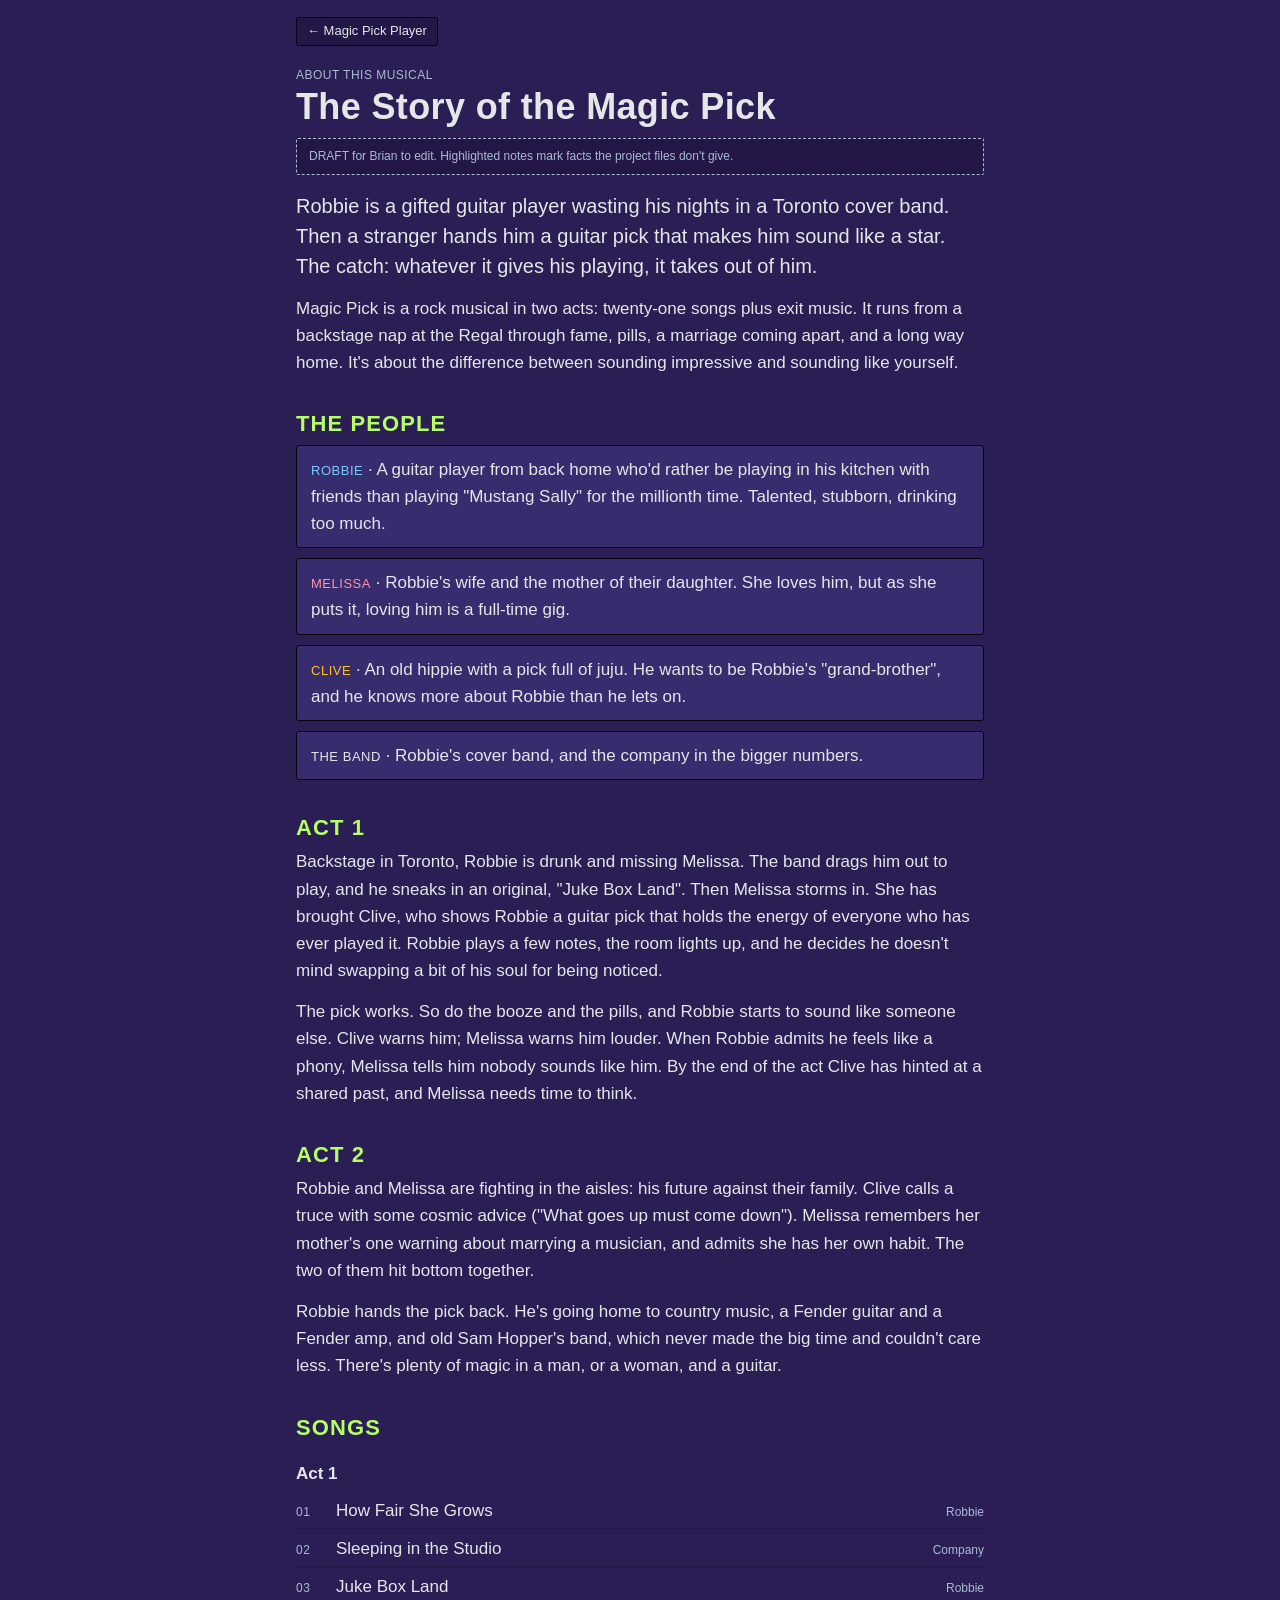
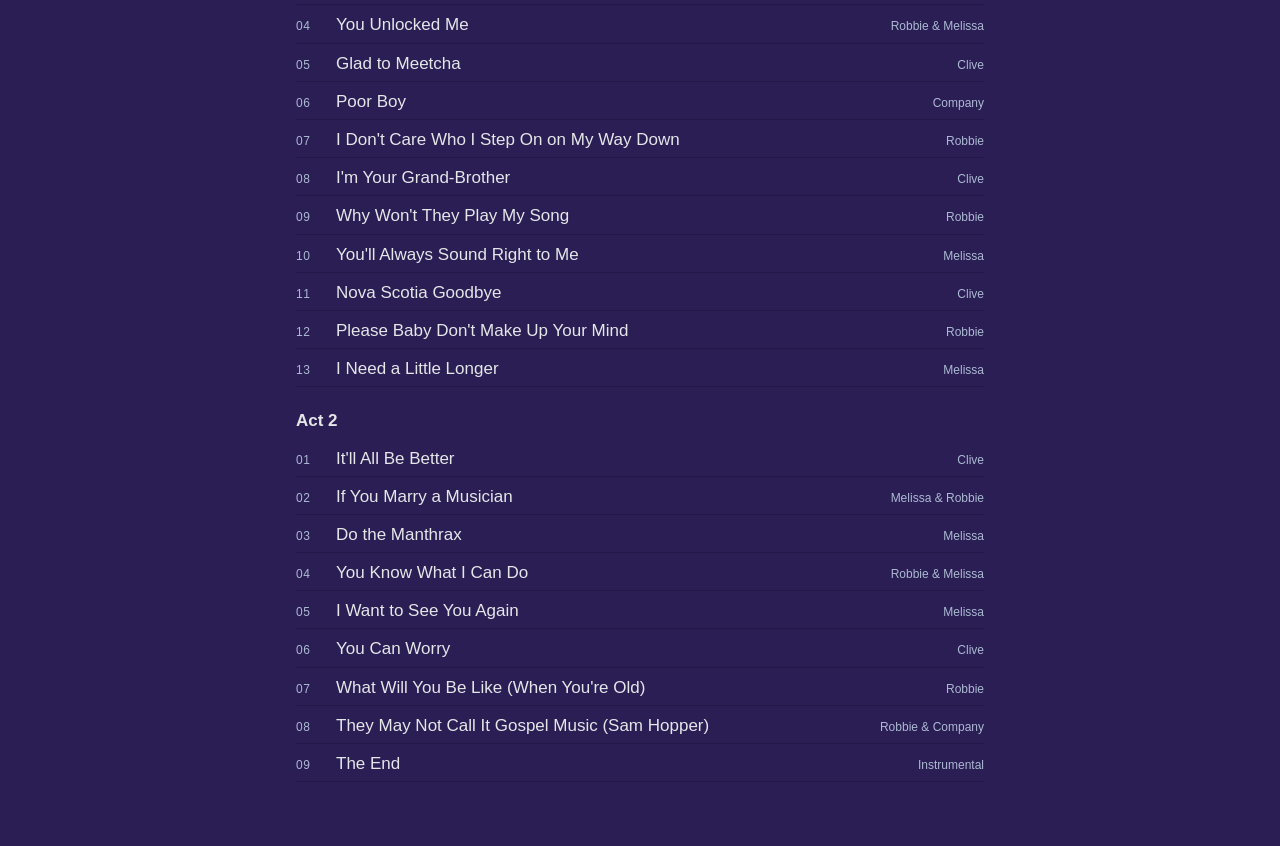
<file: about.html>
<!doctype html>
<html lang="en">
<head>
<meta charset="utf-8">
<meta name="viewport" content="width=device-width,initial-scale=1,viewport-fit=cover">
<title>About Magic Pick</title>
<link rel="stylesheet" href="pages.css">
</head>
<body>
<main class="wrap">
  <a class="back" href="./">← Magic Pick Player</a>
  <div class="eyebrow">About this musical</div>
  <h1>The Story of the Magic Pick</h1>
  <p class="draft">DRAFT for Brian to edit. Highlighted notes mark facts the project files don't give.</p>

  <p class="lede">Robbie is a gifted guitar player wasting his nights in a Toronto cover band. Then a stranger hands him a guitar pick that makes him sound like a star. The catch: whatever it gives his playing, it takes out of him.</p>

  <p>Magic Pick is a rock musical in two acts: twenty-one songs plus exit music. It runs from a backstage nap at the Regal through fame, pills, a marriage coming apart, and a long way home. It's about the difference between sounding impressive and sounding like yourself.</p>

  <h2>The people</h2>
  <ul class="cast">
    <li><b class="Robbie">Robbie</b> · A guitar player from back home who'd rather be playing in his kitchen with friends than playing "Mustang Sally" for the millionth time. Talented, stubborn, drinking too much.</li>
    <li><b class="Melissa">Melissa</b> · Robbie's wife and the mother of their daughter. She loves him, but as she puts it, loving him is a full-time gig.</li>
    <li><b class="Clive">Clive</b> · An old hippie with a pick full of juju. He wants to be Robbie's "grand-brother", and he knows more about Robbie than he lets on.</li>
    <li><b>The Band</b> · Robbie's cover band, and the company in the bigger numbers.</li>
  </ul>

  <h2>Act 1</h2>
  <p>Backstage in Toronto, Robbie is drunk and missing Melissa. The band drags him out to play, and he sneaks in an original, "Juke Box Land". Then Melissa storms in. She has brought Clive, who shows Robbie a guitar pick that holds the energy of everyone who has ever played it. Robbie plays a few notes, the room lights up, and he decides he doesn't mind swapping a bit of his soul for being noticed.</p>
  <p>The pick works. So do the booze and the pills, and Robbie starts to sound like someone else. Clive warns him; Melissa warns him louder. When Robbie admits he feels like a phony, Melissa tells him nobody sounds like him. By the end of the act Clive has hinted at a shared past, and Melissa needs time to think.</p>

  <h2>Act 2</h2>
  <p>Robbie and Melissa are fighting in the aisles: his future against their family. Clive calls a truce with some cosmic advice ("What goes up must come down"). Melissa remembers her mother's one warning about marrying a musician, and admits she has her own habit. The two of them hit bottom together.</p>
  <p>Robbie hands the pick back. He's going home to country music, a Fender guitar and a Fender amp, and old Sam Hopper's band, which never made the big time and couldn't care less. There's plenty of magic in a man, or a woman, and a guitar.</p>

  <h2>Songs</h2>
  <div id="songlist"></div>
</main>
<script src="data.js"></script>
<script>
// Song list straight from the player's data, so it follows script changes.
const box = document.getElementById("songlist");
Object.values(ACTS).forEach(a => {
  const h = document.createElement("h3"); h.textContent = a.title; box.append(h);
  const ul = document.createElement("ul"); ul.className = "songs";
  a.songs.forEach(s => {
    const li = document.createElement("li");
    const n = document.createElement("span"); n.className = "n"; n.textContent = s.n;
    const t = document.createElement("span"); t.textContent = s.title;
    const w = document.createElement("span"); w.className = "who"; w.textContent = s.singer;
    li.append(n, t, w); ul.append(li);
  });
  box.append(ul);
});
</script>
</body>
</html>
</file>
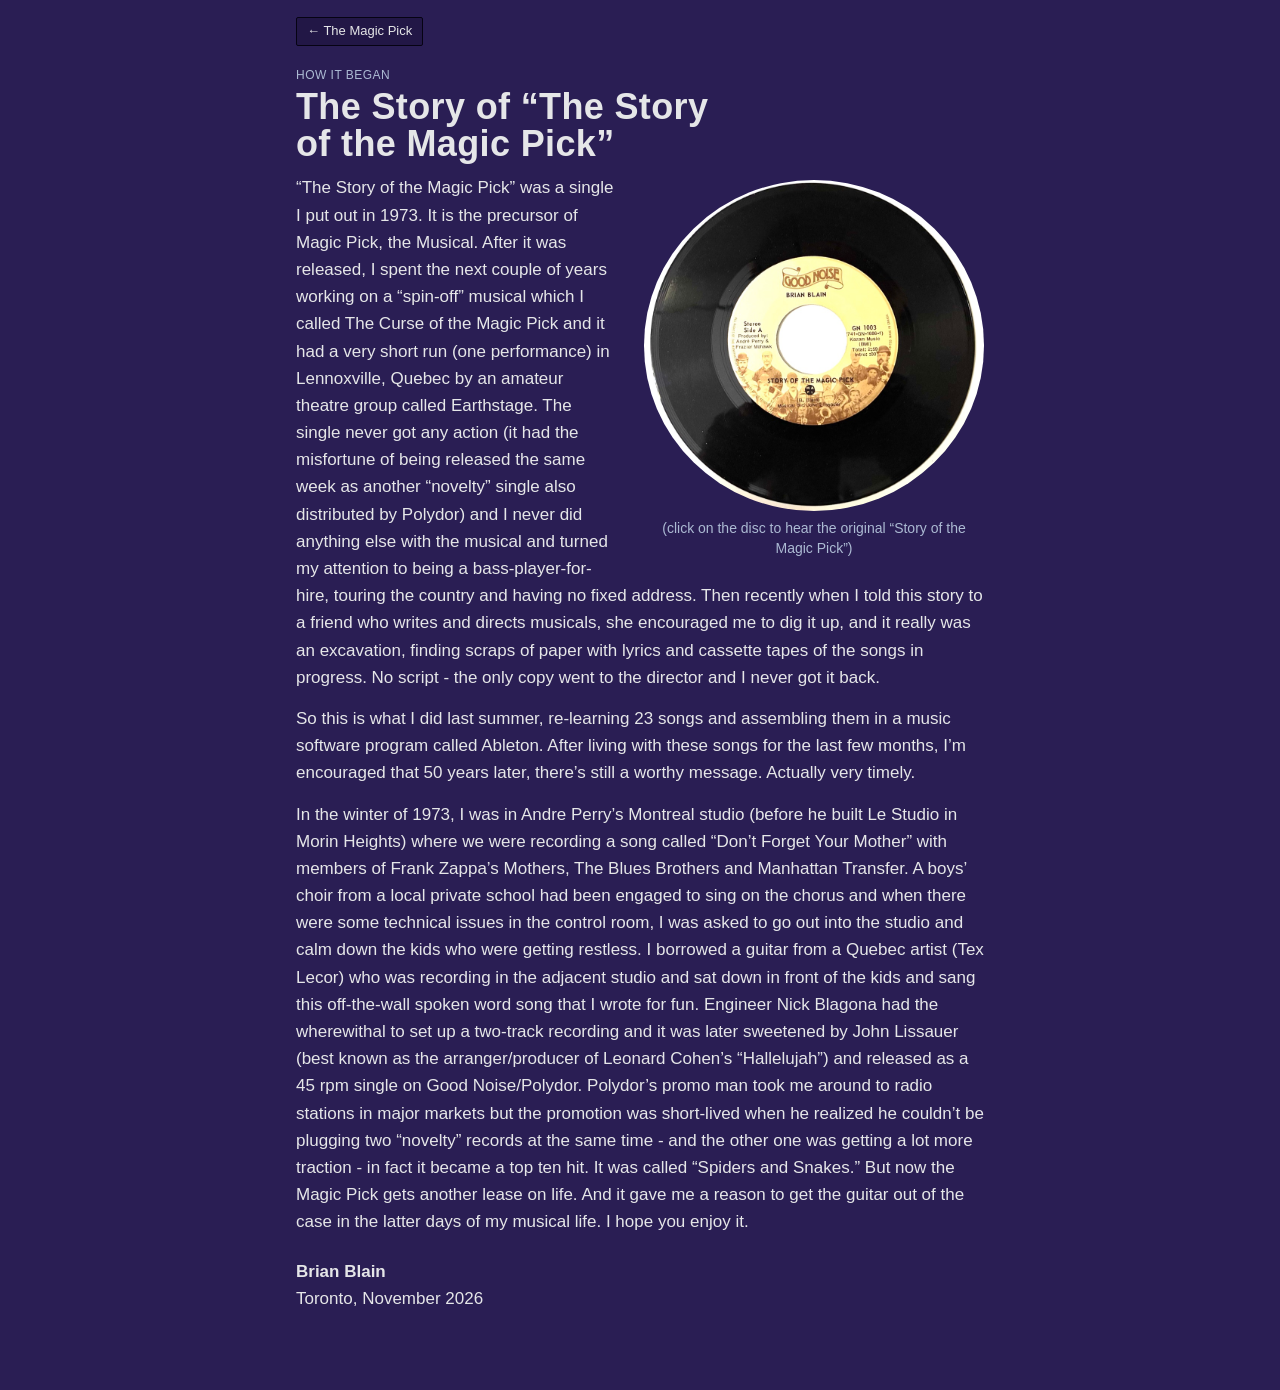
<file: story.html>
<!doctype html>
<html lang="en">
<head>
<meta charset="utf-8">
<meta name="viewport" content="width=device-width,initial-scale=1,viewport-fit=cover">
<title>The Story of “The Story of the Magic Pick”</title>
<link rel="stylesheet" href="pages.css">
<style>
  .disc { float: right; width: 340px; margin: 6px 0 16px 24px; text-align: center; }
  .disc a { display: block; border-radius: 50%; line-height: 0; }
  .disc img { width: 100%; height: auto; border-radius: 50%; }
  .disc a:hover img, .disc a:focus-visible img { outline: 3px solid var(--accent); outline-offset: 3px; }
  .disc figcaption { font-size: 14px; color: var(--muted); margin-top: 8px; line-height: 1.4; }
  .sig { margin-top: 22px; }
  .sig b { display: block; }
  @media (max-width: 640px) { .disc { float: none; width: min(100%, 340px); margin: 8px auto 18px; } }
</style>
</head>
<body>
<main class="wrap">
  <a class="back" href="./">← The Magic Pick</a>
  <div class="eyebrow">How it began</div>
  <h1>The Story of “The Story of the Magic Pick”</h1>
  <figure class="disc">
    <a href="https://drive.google.com/file/d/11HZA_9kKrZYWL_NyqekLEEjqgDdsVmYz/view?usp=drive_link" target="_blank" rel="noopener" title="Listen to the 1973 single"><img src="magic-pick-1973.jpg" alt="The 1973 Good Noise single, Story of the Magic Pick, by Brian Blain. Click to listen." width="900" height="875"></a>
    <figcaption>(click on the disc to hear the original “Story of the Magic Pick”)</figcaption>
  </figure>
  <p>“The Story of the Magic Pick” was a single I put out in 1973. It is the precursor of Magic Pick, the Musical. After it was released, I spent the next couple of years working on a “spin-off” musical which I called The Curse of the Magic Pick and it had a very short run (one performance) in Lennoxville, Quebec by an amateur theatre group called Earthstage. The single never got any action (it had the misfortune of being released the same week as another “novelty” single also distributed by Polydor) and I never did anything else with the musical and turned my attention to being a bass-player-for-hire, touring the country and having no fixed address. Then recently when I told this story to a friend who writes and directs musicals, she encouraged me to dig it up, and it really was an excavation, finding scraps of paper with lyrics and cassette tapes of the songs in progress. No script - the only copy went to the director and I never got it back.</p>
  <p>So this is what I did last summer, re-learning 23 songs and assembling them in a music software program called Ableton. After living with these songs for the last few months, I’m encouraged that 50 years later, there’s still a worthy message. Actually very timely.</p>
  <p>In the winter of 1973, I was in Andre Perry’s Montreal studio (before he built Le Studio in Morin Heights) where we were recording a song called “Don’t Forget Your Mother” with members of Frank Zappa’s Mothers, The Blues Brothers and Manhattan Transfer. A boys’ choir from a local private school had been engaged to sing on the chorus and when there were some technical issues in the control room, I was asked to go out into the studio and calm down the kids who were getting restless. I borrowed a guitar from a Quebec artist (Tex Lecor) who was recording in the adjacent studio and sat down in front of the kids and sang this off-the-wall spoken word song that I wrote for fun. Engineer Nick Blagona had the wherewithal to set up a two-track recording and it was later sweetened by John Lissauer (best known as the arranger/producer of Leonard Cohen’s “Hallelujah”) and released as a 45 rpm single on Good Noise/Polydor. Polydor’s promo man took me around to radio stations in major markets but the promotion was short-lived when he realized he couldn’t be plugging two “novelty” records at the same time - and the other one was getting a lot more traction - in fact it became a top ten hit. It was called “Spiders and Snakes.” But now the Magic Pick gets another lease on life. And it gave me a reason to get the guitar out of the case in the latter days of my musical life. I hope you enjoy it.</p>
  <p class="sig"><b>Brian Blain</b>Toronto, November 2026</p>
</main>
</body>
</html>
</file>
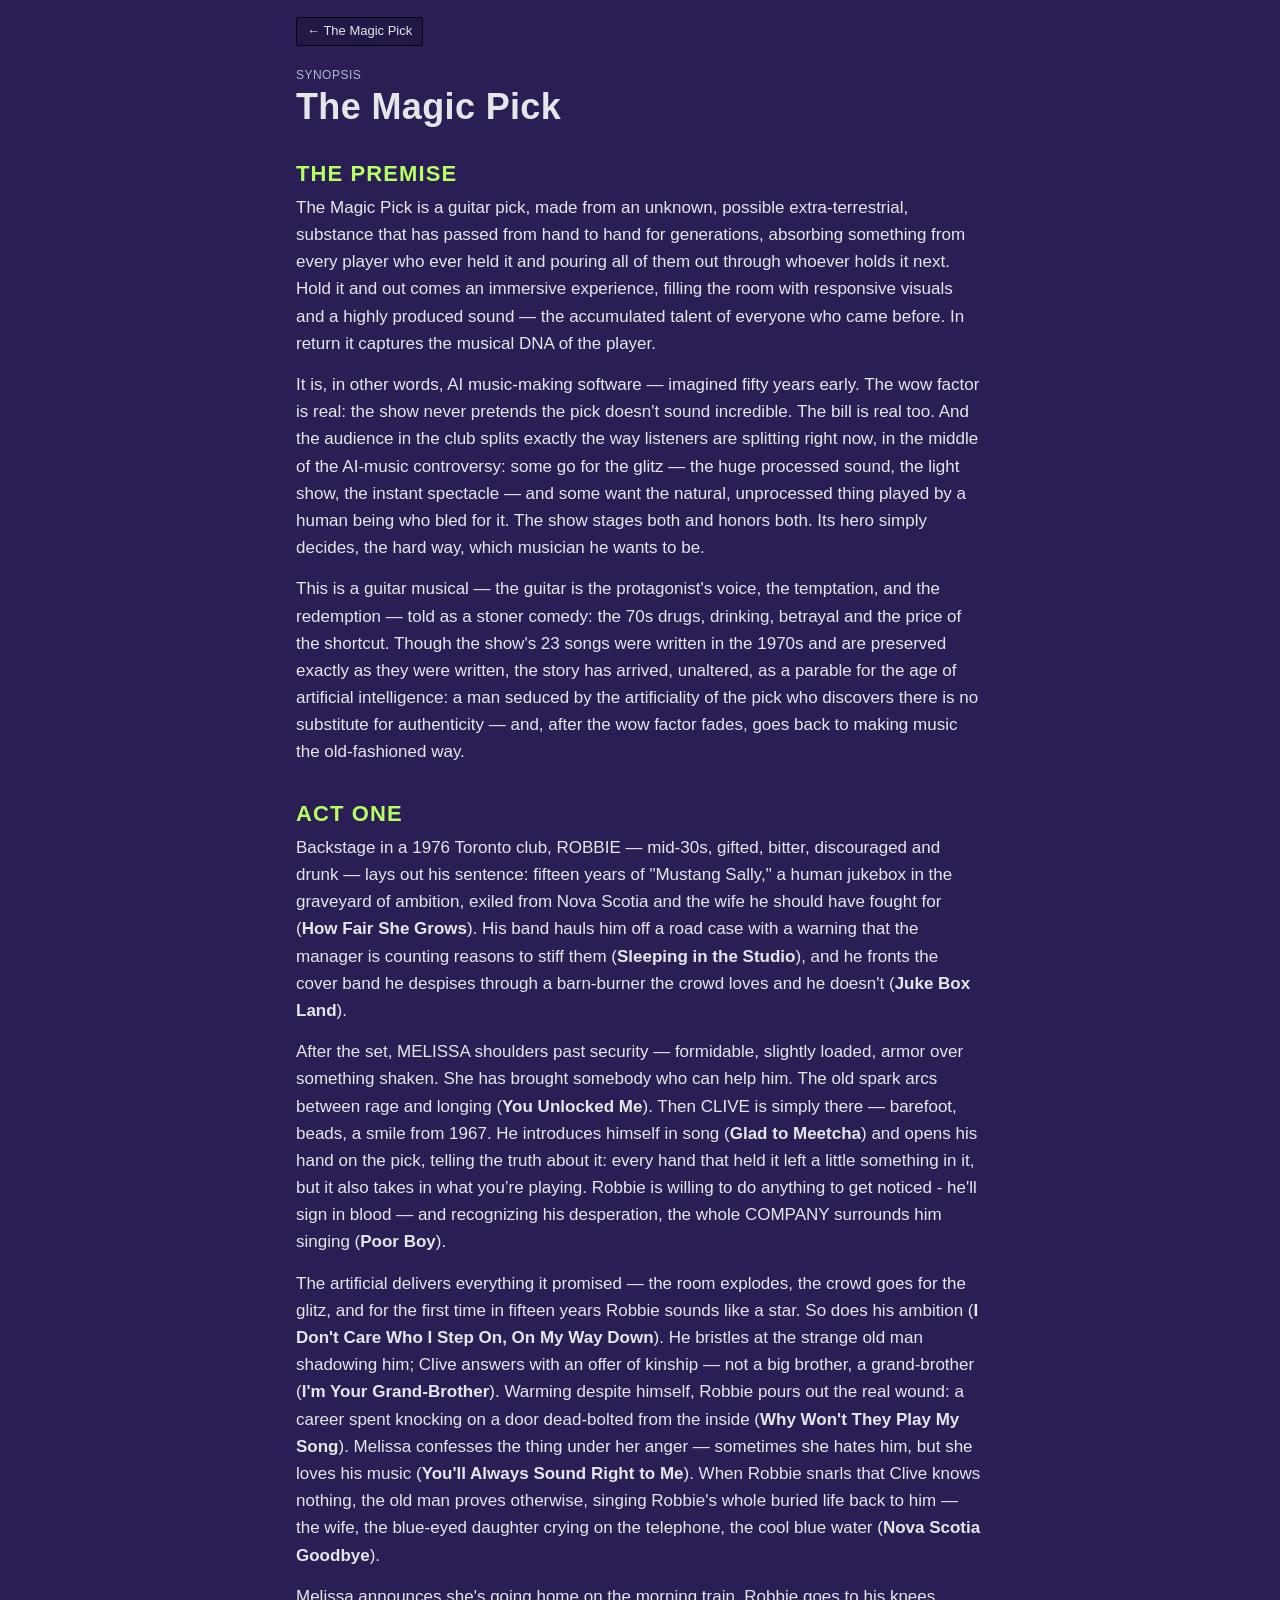
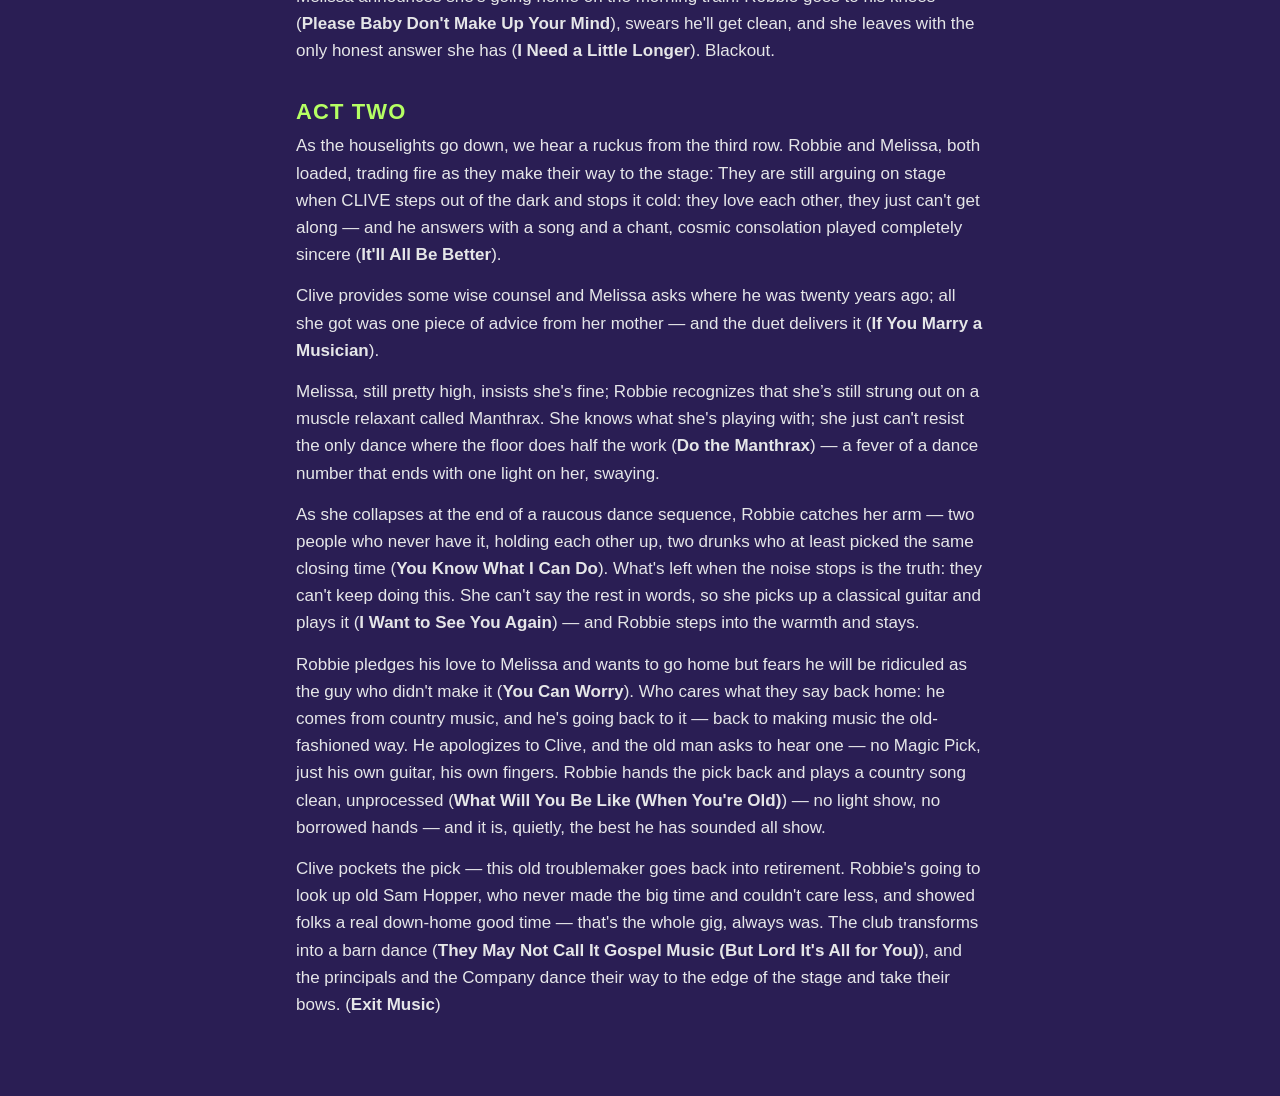
<file: synopsis.html>
<!doctype html>
<html lang="en">
<head>
<meta charset="utf-8">
<meta name="viewport" content="width=device-width,initial-scale=1,viewport-fit=cover">
<title>The Magic Pick Synopsis</title>
<link rel="stylesheet" href="pages.css">
</head>
<body>
<main class="wrap">
  <a class="back" href="./">← The Magic Pick</a>
  <div class="eyebrow">Synopsis</div>
  <h1>The Magic Pick</h1>
  <h2>The premise</h2>
  <p>The Magic Pick is a guitar pick, made from an unknown, possible extra-terrestrial, substance that has passed from hand to hand for generations, absorbing something from every player who ever held it and pouring all of them out through whoever holds it next. Hold it and out comes an immersive experience, filling the room with responsive visuals and a highly produced sound — the accumulated talent of everyone who came before. In return it captures the musical DNA of the player.</p>
  <p>It is, in other words, AI music-making software — imagined fifty years early. The wow factor is real: the show never pretends the pick doesn't sound incredible. The bill is real too. And the audience in the club splits exactly the way listeners are splitting right now, in the middle of the AI-music controversy: some go for the glitz — the huge processed sound, the light show, the instant spectacle — and some want the natural, unprocessed thing played by a human being who bled for it. The show stages both and honors both. Its hero simply decides, the hard way, which musician he wants to be.</p>
  <p>This is a guitar musical — the guitar is the protagonist's voice, the temptation, and the redemption — told as a stoner comedy: the 70s drugs, drinking, betrayal and the price of the shortcut. Though the show's 23 songs were written in the 1970s and are preserved exactly as they were written, the story has arrived, unaltered, as a parable for the age of artificial intelligence: a man seduced by the artificiality of the pick who discovers there is no substitute for authenticity — and, after the wow factor fades, goes back to making music the old-fashioned way.</p>
  <h2>Act One</h2>
  <p>Backstage in a 1976 Toronto club, ROBBIE — mid-30s, gifted, bitter, discouraged and drunk — lays out his sentence: fifteen years of "Mustang Sally," a human jukebox in the graveyard of ambition, exiled from Nova Scotia and the wife he should have fought for (<b>How Fair She Grows</b>). His band hauls him off a road case with a warning that the manager is counting reasons to stiff them (<b>Sleeping in the Studio</b>), and he fronts the cover band he despises through a barn-burner the crowd loves and he doesn't (<b>Juke Box Land</b>).</p>
  <p>After the set, MELISSA shoulders past security — formidable, slightly loaded, armor over something shaken. She has brought somebody who can help him. The old spark arcs between rage and longing (<b>You Unlocked Me</b>). Then CLIVE is simply there — barefoot, beads, a smile from 1967. He introduces himself in song (<b>Glad to Meetcha</b>) and opens his hand on the pick, telling the truth about it: every hand that held it left a little something in it, but it also takes in what you’re playing. Robbie is willing to do anything to get noticed - he'll sign in blood — and recognizing his desperation, the whole COMPANY surrounds him singing (<b>Poor Boy</b>).</p>
  <p>The artificial delivers everything it promised — the room explodes, the crowd goes for the glitz, and for the first time in fifteen years Robbie sounds like a star. So does his ambition (<b>I Don't Care Who I Step On, On My Way Down</b>). He bristles at the strange old man shadowing him; Clive answers with an offer of kinship — not a big brother, a grand-brother (<b>I'm Your Grand-Brother</b>). Warming despite himself, Robbie pours out the real wound: a career spent knocking on a door dead-bolted from the inside (<b>Why Won't They Play My Song</b>). Melissa confesses the thing under her anger — sometimes she hates him, but she loves his music (<b>You'll Always Sound Right to Me</b>). When Robbie snarls that Clive knows nothing, the old man proves otherwise, singing Robbie's whole buried life back to him — the wife, the blue-eyed daughter crying on the telephone, the cool blue water (<b>Nova Scotia Goodbye</b>).</p>
  <p>Melissa announces she's going home on the morning train. Robbie goes to his knees (<b>Please Baby Don't Make Up Your Mind</b>), swears he'll get clean, and she leaves with the only honest answer she has (<b>I Need a Little Longer</b>). Blackout.</p>
  <h2>Act Two</h2>
  <p>As the houselights go down, we hear a ruckus from the third row. Robbie and Melissa, both loaded, trading fire as they make their way to the stage: They are still arguing on stage when CLIVE steps out of the dark and stops it cold: they love each other, they just can't get along — and he answers with a song and a chant, cosmic consolation played completely sincere (<b>It'll All Be Better</b>).</p>
  <p>Clive provides some wise counsel and Melissa asks where he was twenty years ago; all she got was one piece of advice from her mother — and the duet delivers it (<b>If You Marry a Musician</b>).</p>
  <p>Melissa, still pretty high, insists she's fine; Robbie recognizes that she’s still strung out on a muscle relaxant called Manthrax. She knows what she's playing with; she just can't resist the only dance where the floor does half the work (<b>Do the Manthrax</b>) — a fever of a dance number that ends with one light on her, swaying.</p>
  <p>As she collapses at the end of a raucous dance sequence, Robbie catches her arm — two people who never have it, holding each other up, two drunks who at least picked the same closing time (<b>You Know What I Can Do</b>). What's left when the noise stops is the truth: they can't keep doing this. She can't say the rest in words, so she picks up a classical guitar and plays it (<b>I Want to See You Again</b>) — and Robbie steps into the warmth and stays.</p>
  <p>Robbie pledges his love to Melissa and wants to go home but fears he will be ridiculed as the guy who didn't make it (<b>You Can Worry</b>). Who cares what they say back home: he comes from country music, and he's going back to it — back to making music the old-fashioned way. He apologizes to Clive, and the old man asks to hear one — no Magic Pick, just his own guitar, his own fingers. Robbie hands the pick back and plays a country song clean, unprocessed (<b>What Will You Be Like (When You're Old)</b>) — no light show, no borrowed hands — and it is, quietly, the best he has sounded all show.</p>
  <p>Clive pockets the pick — this old troublemaker goes back into retirement. Robbie's going to look up old Sam Hopper, who never made the big time and couldn't care less, and showed folks a real down-home good time — that's the whole gig, always was. The club transforms into a barn dance (<b>They May Not Call It Gospel Music (But Lord It's All for You)</b>), and the principals and the Company dance their way to the edge of the stage and take their bows. (<b>Exit Music</b>)</p>
</main>
</body>
</html>
</file>
<file: pages.css>
/* About pages: same look as the player */
/* About pages: same skin as the player, Ableton Live 12 "Angst Robot" theme colors, always dark */
:root {
  --bg: #2a1e54; --panel: #372c6d; --well: #221746; --hi: #4a4796;
  --ink: #e5e6e8; --muted: #acbad3; --line: #060313;
  --accent: #b5ff63; --spot: #ffc421; --spot-ink: #000001;
  --robbie: #79c9ff; --melissa: #ff94a6; --clive: #ffc421;
  --display: -apple-system, BlinkMacSystemFont, "Helvetica Neue", "Segoe UI", Arial, sans-serif;
  --body: -apple-system, BlinkMacSystemFont, "Helvetica Neue", "Segoe UI", Arial, sans-serif;
  --mono: -apple-system, BlinkMacSystemFont, "Helvetica Neue", "Segoe UI", Arial, sans-serif;
  color-scheme: dark;
}
@media (prefers-color-scheme: dark) { :root:not([data-theme="light"]) { color-scheme: dark; } }
:root[data-theme="dark"] { color-scheme: dark; }
* { box-sizing: border-box; }
body { margin: 0; background: var(--bg); color: var(--ink); font-family: var(--body); font-size: 17px; line-height: 1.6; }
.wrap { max-width: 720px; margin: 0 auto; padding: 16px 16px 64px; }
.back { font-family: var(--mono); font-size: 13px; color: var(--muted); text-decoration: none; }
.back:hover { color: var(--accent); }
.eyebrow { font-family: var(--mono); font-size: 12px; letter-spacing: .08em; text-transform: uppercase; color: var(--muted); margin-top: 20px; }
h1 { font-family: var(--display); font-weight: 700; font-size: clamp(30px, 7vw, 46px); line-height: 1.02; margin: 4px 0 12px; text-wrap: balance; }
h2 { font-family: var(--display); font-weight: 700; font-size: clamp(20px, 4.5vw, 26px); line-height: 1.1; margin: 36px 0 8px; }
h3 { font-size: 17px; margin: 20px 0 4px; }
p { margin: 0 0 14px; }
.lede { font-size: 20px; line-height: 1.5; }
a { color: var(--accent); }
.cast { display: grid; gap: 10px; margin: 8px 0 0; padding: 0; list-style: none; }
.cast li { background: var(--panel); border: 1px solid var(--line); border-radius: 3px; padding: 10px 14px; }
.cast b { font-family: var(--mono); font-size: 13px; font-weight: 500; text-transform: uppercase; letter-spacing: .05em; }
.Robbie { color: var(--robbie); } .Melissa { color: var(--melissa); } .Clive { color: var(--clive); }
.songs { margin: 6px 0 0; padding: 0; list-style: none; display: grid; gap: 2px; }
.songs li { display: grid; grid-template-columns: 30px minmax(0,1fr) auto; gap: 10px; align-items: baseline; padding: 4px 0; border-bottom: 1px solid var(--line); }
.songs .n, .songs .who { font-family: var(--mono); font-size: 12px; color: var(--muted); }
.todo { background: var(--spot); color: var(--spot-ink); border-radius: 2px; padding: 2px 6px; font-size: 15px; }
.draft { font-family: var(--mono); font-size: 12px; color: var(--muted); border: 1px dashed var(--muted); border-radius: 2px; padding: 8px 12px; margin: 0 0 16px; }
blockquote { margin: 0 0 14px; padding: 4px 0 4px 14px; border-left: 3px solid var(--spot); font-style: italic; }

/* Live skin details */
h1 { font-size: clamp(26px, 6vw, 36px); letter-spacing: .01em; }
h2 { font-size: clamp(18px, 4vw, 22px); text-transform: uppercase; letter-spacing: .05em; color: var(--accent); }
.eyebrow, .cast b, .songs .n { letter-spacing: .04em; }
.songs li { border-bottom-color: var(--well); }
.draft { background: var(--well); }
.back { display: inline-block; padding: 3px 10px; background: var(--well); border: 1px solid var(--line); border-radius: 2px; color: var(--ink); }
.back:hover { background: var(--hi); color: var(--ink); }
</file>
